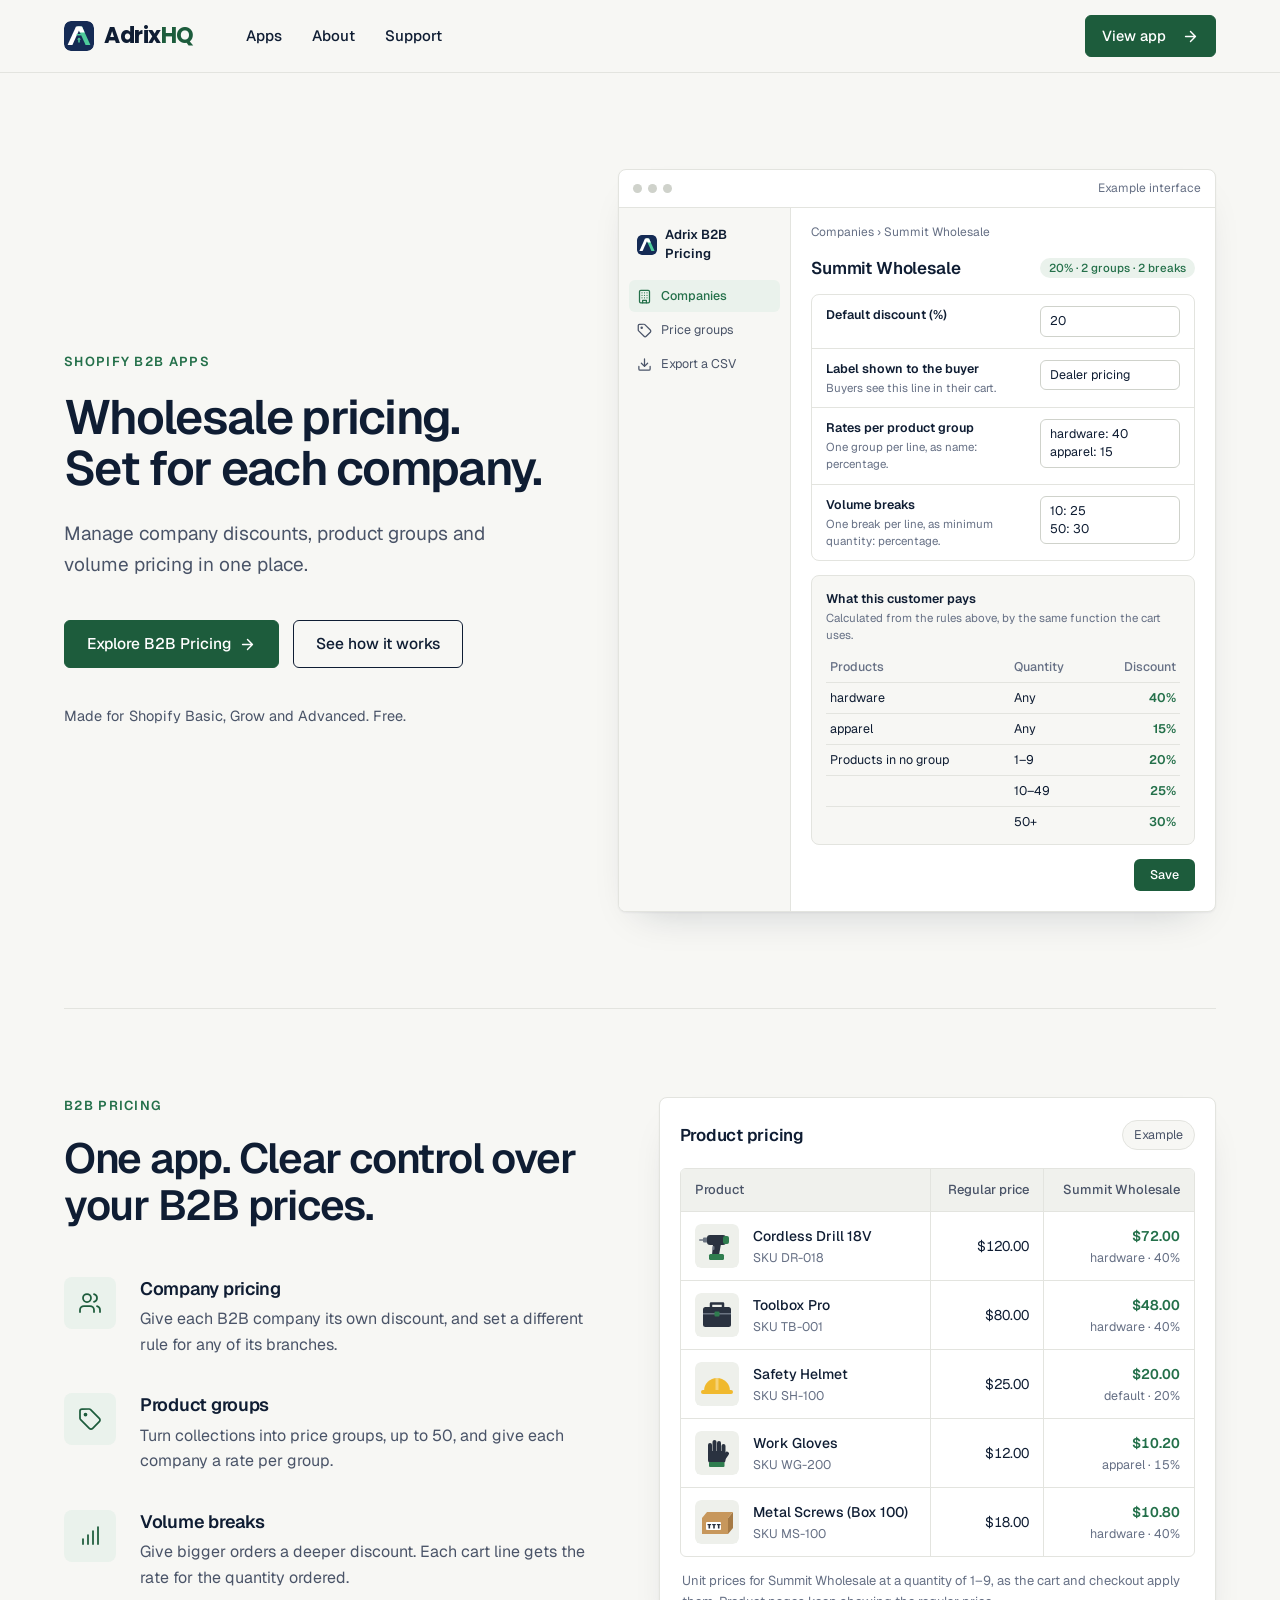
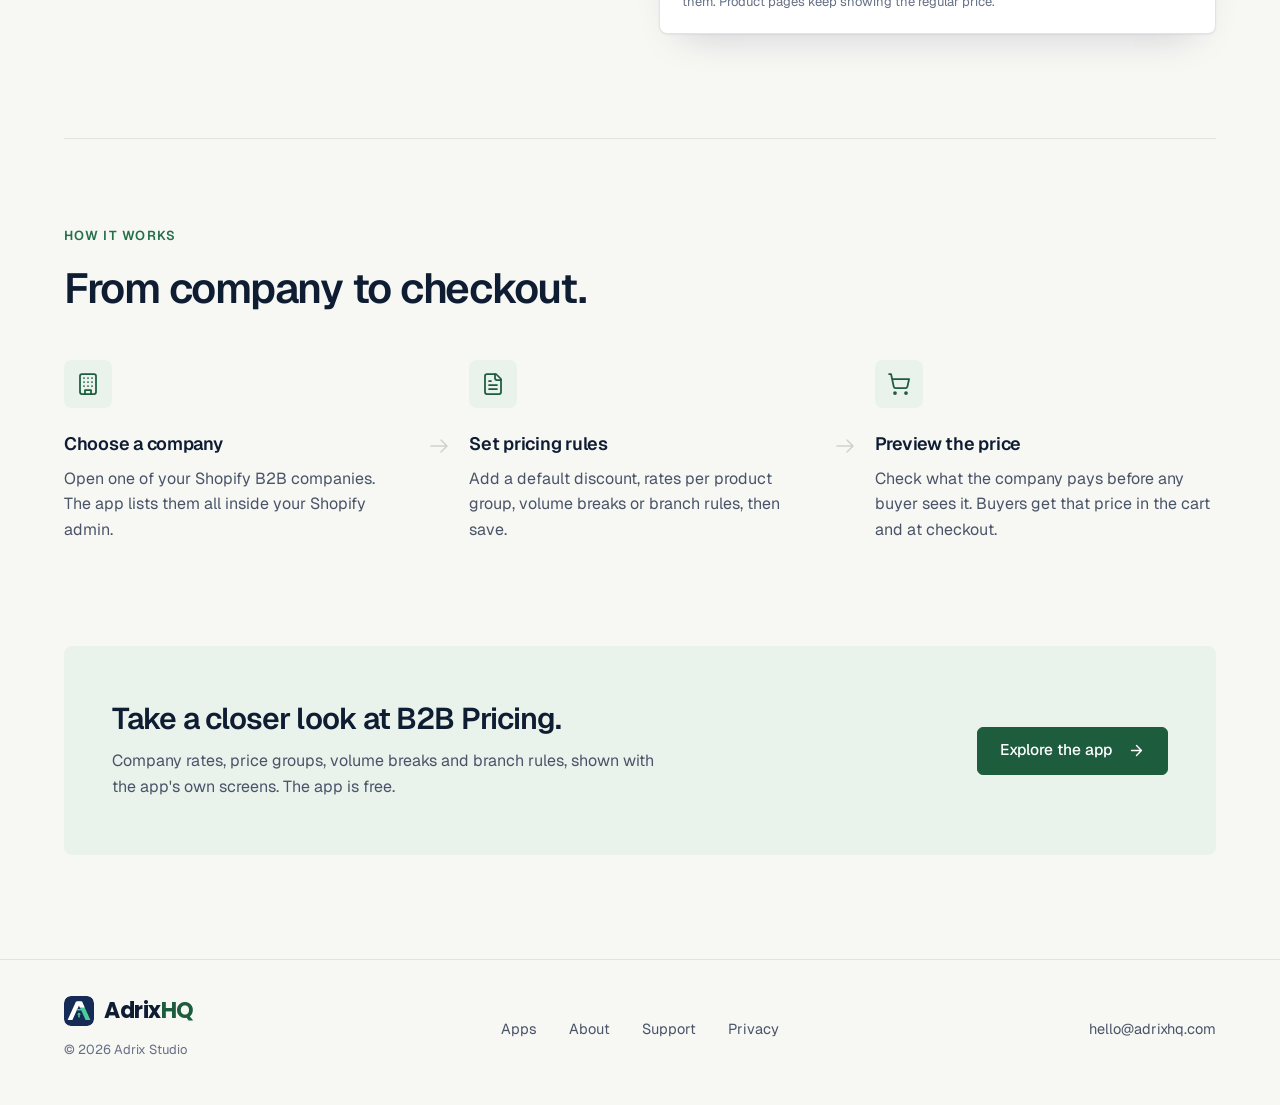
<file: index.html>
<!doctype html>
<html lang="en">
<head>
<meta charset="utf-8">
<meta name="viewport" content="width=device-width, initial-scale=1">
<title>Adrix — Shopify apps for B2B merchants</title>
<meta name="description" content="Adrix builds focused Shopify apps for merchants who sell wholesale.">
<meta name="theme-color" content="#f7f7f4">
<link rel="icon" href="/favicon.svg" type="image/svg+xml">
<link rel="canonical" href="https://adrixhq.com/">
<meta property="og:title" content="Adrix">
<meta property="og:description" content="Adrix builds focused Shopify apps for merchants who sell wholesale.">
<meta property="og:url" content="https://adrixhq.com/">
<link rel="preconnect" href="https://fonts.googleapis.com">
<link rel="preconnect" href="https://fonts.gstatic.com" crossorigin>
<link href="https://fonts.googleapis.com/css2?family=Geist:wght@400;500;600&family=Geist+Mono:wght@500&family=Poppins:wght@700&display=swap" rel="stylesheet">
<link rel="stylesheet" href="/style.css">
</head>
<body><a class="skip" href="#main">Skip to content</a>
<header class="site-header">
  <div class="wrap">
    <a class="logo" href="/"><svg viewBox="0 0 100 100" aria-hidden="true"><rect width="100" height="100" rx="22" fill="#152b55"/><path d="M44 18h16l28 62H72z" fill="#4ecb9b"/><path d="M40 18h16L28 80H12z" fill="#fff"/><path d="M44 18h16l9 20H53z" fill="#fff"/><path d="M42 43h16v3.5a2 2 0 0 1-4 0 2 2 0 0 1-4 0 2 2 0 0 1-4 0 2 2 0 0 1-4 0z" fill="#4ecb9b"/><path d="M50 55l7 7h-4.5v10h-5V62H43z" fill="#4ecb9b"/></svg><span>Adrix<b>HQ</b></span></a>
    <nav class="nav" aria-label="Main">
      <a href="/apps/">Apps</a>
      <a href="/about/">About</a>
      <a href="/support/">Support</a>
    </nav>
    <a class="btn btn-primary btn-sm header-cta" href="/b2b-pricing/">View app<span class="sr-only">: Adrix B2B Pricing</span> <svg viewBox="0 0 24 24" fill="none" stroke="currentColor" stroke-width="2" stroke-linecap="round" stroke-linejoin="round" aria-hidden="true"><path d="M5 12h14M12 5l7 7-7 7"/></svg></a>
  </div>
</header>
<main id="main">
<div class="home-hero">
  <div class="wrap">
    <div>
      <p class="label">Shopify B2B apps</p>
      <h1><span>Wholesale pricing.</span> <span>Set for each company.</span></h1>
      <p class="lede">Manage company discounts, product groups and volume pricing in one place.</p>
      <div class="actions">
        <a class="btn btn-primary" href="/b2b-pricing/">Explore B2B Pricing <svg viewBox="0 0 24 24" fill="none" stroke="currentColor" stroke-width="2" stroke-linecap="round" stroke-linejoin="round" aria-hidden="true"><path d="M5 12h14M12 5l7 7-7 7"/></svg></a>
        <a class="btn" href="#how">See how it works</a>
      </div>
      <p class="plans">Made for Shopify Basic, Grow and Advanced. Free.</p>
    </div>

    <div class="screen" role="img" aria-label="Example interface of Adrix B2B Pricing: Summit Wholesale gets a 20% default discount, 40% on hardware, 15% on apparel, and volume breaks of 25% from 10 units and 30% from 50.">
      <div class="screen-bar"><span class="dots"><i></i><i></i><i></i></span><span>Example interface</span></div>
      <div class="screen-body">
        <div class="screen-side">
          <div class="app-name"><svg viewBox="0 0 100 100" aria-hidden="true"><rect width="100" height="100" rx="22" fill="#152b55"/><path d="M44 18h16l28 62H72z" fill="#4ecb9b"/><path d="M40 18h16L28 80H12z" fill="#fff"/><path d="M44 18h16l9 20H53z" fill="#fff"/></svg>Adrix B2B Pricing</div>
          <ul class="screen-nav">
            <li class="on"><svg viewBox="0 0 24 24" fill="none" stroke="currentColor" stroke-width="2" stroke-linecap="round" stroke-linejoin="round"><rect x="4" y="2" width="16" height="20" rx="2"/><path d="M9 22v-4h6v4M8 6h.01M12 6h.01M16 6h.01M8 10h.01M12 10h.01M16 10h.01M8 14h.01M12 14h.01M16 14h.01"/></svg>Companies</li>
            <li><svg viewBox="0 0 24 24" fill="none" stroke="currentColor" stroke-width="2" stroke-linecap="round" stroke-linejoin="round"><path d="M12.6 2.6A2 2 0 0 0 11.2 2H4a2 2 0 0 0-2 2v7.2a2 2 0 0 0 .6 1.4l8.7 8.7a2.4 2.4 0 0 0 3.4 0l6.6-6.6a2.4 2.4 0 0 0 0-3.4z"/><circle cx="7.5" cy="7.5" r="1"/></svg>Price groups</li>
            <li><svg viewBox="0 0 24 24" fill="none" stroke="currentColor" stroke-width="2" stroke-linecap="round" stroke-linejoin="round"><path d="M21 15v4a2 2 0 0 1-2 2H5a2 2 0 0 1-2-2v-4M7 10l5 5 5-5M12 15V3"/></svg>Export a CSV</li>
          </ul>
        </div>
        <div class="screen-main">
          <div class="crumb">Companies › Summit Wholesale</div>
          <div class="screen-title"><b>Summit Wholesale</b><span class="badge">20% · 2 groups · 2 breaks</span></div>
          <div class="panel">
            <div class="frow"><div><b>Default discount (%)</b></div><div class="field">20</div></div>
            <div class="frow"><div><b>Label shown to the buyer</b><small>Buyers see this line in their cart.</small></div><div class="field">Dealer pricing</div></div>
            <div class="frow"><div><b>Rates per product group</b><small>One group per line, as name: percentage.</small></div><div class="field">hardware: 40
apparel: 15</div></div>
            <div class="frow"><div><b>Volume breaks</b><small>One break per line, as minimum quantity: percentage.</small></div><div class="field">10: 25
50: 30</div></div>
          </div>
          <div class="panel preview">
            <b>What this customer pays</b>
            <small>Calculated from the rules above, by the same function the cart uses.</small>
            <table>
              <tr><th>Products</th><th>Quantity</th><th>Discount</th></tr>
              <tr><td>hardware</td><td>Any</td><td>40%</td></tr>
              <tr><td>apparel</td><td>Any</td><td>15%</td></tr>
              <tr><td>Products in no group</td><td>1–9</td><td>20%</td></tr>
              <tr><td></td><td>10–49</td><td>25%</td></tr>
              <tr><td></td><td>50+</td><td>30%</td></tr>
            </table>
          </div>
          <div class="screen-actions"><span class="sbtn">Save</span></div>
        </div>
      </div>
    </div>
  </div>
</div>

<section id="features">
  <div class="wrap split-2">
    <div>
      <p class="label">B2B Pricing</p>
      <h2>One app. Clear control over your B2B prices.</h2>
      <ul class="feat-list">
        <li><span class="ico-tile"><svg viewBox="0 0 24 24" fill="none" stroke="currentColor" stroke-width="1.75" stroke-linecap="round" stroke-linejoin="round" aria-hidden="true"><path d="M16 21v-2a4 4 0 0 0-4-4H6a4 4 0 0 0-4 4v2"/><circle cx="9" cy="7" r="4"/><path d="M22 21v-2a4 4 0 0 0-3-3.87M16 3.13a4 4 0 0 1 0 7.75"/></svg></span><div><h3>Company pricing</h3><p>Give each B2B company its own discount, and set a different rule for any of its branches.</p></div></li>
        <li><span class="ico-tile"><svg viewBox="0 0 24 24" fill="none" stroke="currentColor" stroke-width="1.75" stroke-linecap="round" stroke-linejoin="round" aria-hidden="true"><path d="M12.6 2.6A2 2 0 0 0 11.2 2H4a2 2 0 0 0-2 2v7.2a2 2 0 0 0 .6 1.4l8.7 8.7a2.4 2.4 0 0 0 3.4 0l6.6-6.6a2.4 2.4 0 0 0 0-3.4z"/><circle cx="7.5" cy="7.5" r="1"/></svg></span><div><h3>Product groups</h3><p>Turn collections into price groups, up to 50, and give each company a rate per group.</p></div></li>
        <li><span class="ico-tile"><svg viewBox="0 0 24 24" fill="none" stroke="currentColor" stroke-width="1.75" stroke-linecap="round" stroke-linejoin="round" aria-hidden="true"><path d="M5 20v-5M10 20V11M15 20V7M20 20V3"/></svg></span><div><h3>Volume breaks</h3><p>Give bigger orders a deeper discount. Each cart line gets the rate for the quantity ordered.</p></div></li>
      </ul>
    </div>

    <div class="price-card">
      <div class="price-card-head"><h3 id="pricing-title">Product pricing</h3><span class="pill">Example</span></div>
      <div class="price-scroll">
        <table class="price-table" aria-labelledby="pricing-title">
          <thead><tr><th scope="col">Product</th><th scope="col">Regular price</th><th scope="col">Summit Wholesale</th></tr></thead>
          <tbody>
            <tr><td><div class="prod"><svg class="thumb" viewBox="0 0 44 44" aria-hidden="true"><rect class="bg" width="44" height="44" rx="6"/><rect class="md" x="4" y="15.2" width="5" height="1.6" rx=".8"/><rect class="md" x="8" y="13.5" width="5" height="5" rx="1"/><rect class="dk" x="12" y="11" width="19" height="10" rx="3"/><rect class="gr" x="28" y="12" width="6" height="8" rx="2"/><path class="dk" d="M18 20h8l-2 11h-7z"/><rect class="md" x="17.5" y="22" width="2" height="4" rx="1"/><rect class="gr" x="14" y="30" width="15" height="6" rx="1.5"/></svg><div><b>Cordless Drill 18V</b><small>SKU DR-018</small></div></div></td><td>$120.00</td><td class="net"><b>$72.00</b><small>hardware · 40%</small></td></tr>
            <tr><td><div class="prod"><svg class="thumb" viewBox="0 0 44 44" aria-hidden="true"><rect class="bg" width="44" height="44" rx="6"/><path class="ln" d="M16 14v-3.5h12V14"/><rect class="dk" x="8" y="14" width="28" height="20" rx="2.5"/><rect class="md" x="8" y="20" width="28" height="1.5"/><rect class="gr" x="19.5" y="18.5" width="5" height="5" rx="1"/></svg><div><b>Toolbox Pro</b><small>SKU TB-001</small></div></div></td><td>$80.00</td><td class="net"><b>$48.00</b><small>hardware · 40%</small></td></tr>
            <tr><td><div class="prod"><svg class="thumb" viewBox="0 0 44 44" aria-hidden="true"><rect class="bg" width="44" height="44" rx="6"/><path class="yl" d="M9 29a13 13 0 0 1 26 0z"/><rect class="hl" x="20.5" y="16" width="3" height="13"/><rect class="yl" x="6" y="28" width="32" height="4" rx="2"/></svg><div><b>Safety Helmet</b><small>SKU SH-100</small></div></div></td><td>$25.00</td><td class="net"><b>$20.00</b><small>default · 20%</small></td></tr>
            <tr><td><div class="prod"><svg class="thumb" viewBox="0 0 44 44" aria-hidden="true"><rect class="bg" width="44" height="44" rx="6"/><rect class="dk" x="13" y="12" width="4" height="14" rx="2"/><rect class="dk" x="17.5" y="9" width="4" height="17" rx="2"/><rect class="dk" x="22" y="10" width="4" height="16" rx="2"/><rect class="dk" x="26.5" y="13" width="4" height="13" rx="2"/><rect class="dk" x="28" y="20" width="4" height="11" rx="2" transform="rotate(35 30 25.5)"/><rect class="dk" x="13" y="20" width="17.5" height="12" rx="3"/><rect class="gr" x="14" y="31" width="15.5" height="5" rx="1"/></svg><div><b>Work Gloves</b><small>SKU WG-200</small></div></div></td><td>$12.00</td><td class="net"><b>$10.20</b><small>apparel · 15%</small></td></tr>
            <tr><td><div class="prod"><svg class="thumb" viewBox="0 0 44 44" aria-hidden="true"><rect class="bg" width="44" height="44" rx="6"/><path class="kd" d="M33 18l5-6v16l-5 6z"/><path class="kr" d="M7 18l5-6h26l-5 6z"/><rect class="kr" x="7" y="18" width="26" height="16"/><rect class="wh" x="11" y="22" width="15" height="8" rx="1"/><rect class="dk" x="13.5" y="24" width="1.6" height="4.5"/><rect class="dk" x="12.5" y="24" width="3.6" height="1.2"/><rect class="dk" x="18.2" y="24" width="1.6" height="4.5"/><rect class="dk" x="17.2" y="24" width="3.6" height="1.2"/><rect class="dk" x="22.9" y="24" width="1.6" height="4.5"/><rect class="dk" x="21.9" y="24" width="3.6" height="1.2"/></svg><div><b>Metal Screws (Box 100)</b><small>SKU MS-100</small></div></div></td><td>$18.00</td><td class="net"><b>$10.80</b><small>hardware · 40%</small></td></tr>
          </tbody>
        </table>
      </div>
      <p class="table-note">Unit prices for Summit Wholesale at a quantity of 1–9, as the cart and checkout apply them. Product pages keep showing the regular price.</p>
    </div>
  </div>
</section>

<section id="how">
  <div class="wrap">
    <p class="label">How it works</p>
    <h2>From company to checkout.</h2>
    <ol class="flow">
      <li><span class="ico-tile"><svg viewBox="0 0 24 24" fill="none" stroke="currentColor" stroke-width="1.75" stroke-linecap="round" stroke-linejoin="round" aria-hidden="true"><rect x="4" y="2" width="16" height="20" rx="2"/><path d="M9 22v-4h6v4M8 6h.01M12 6h.01M16 6h.01M8 10h.01M12 10h.01M16 10h.01M8 14h.01M12 14h.01M16 14h.01"/></svg></span><h3>Choose a company</h3><p>Open one of your Shopify B2B companies. The app lists them all inside your Shopify admin.</p><svg class="flow-arrow" viewBox="0 0 24 24" fill="none" stroke="currentColor" stroke-width="1.5" stroke-linecap="round" stroke-linejoin="round" aria-hidden="true"><path d="M4 12h16M14 6l6 6-6 6"/></svg></li>
      <li><span class="ico-tile"><svg viewBox="0 0 24 24" fill="none" stroke="currentColor" stroke-width="1.75" stroke-linecap="round" stroke-linejoin="round" aria-hidden="true"><path d="M15 2H6a2 2 0 0 0-2 2v16a2 2 0 0 0 2 2h12a2 2 0 0 0 2-2V7z"/><path d="M14 2v4a2 2 0 0 0 2 2h4M16 13H8M16 17H8M10 9H8"/></svg></span><h3>Set pricing rules</h3><p>Add a default discount, rates per product group, volume breaks or branch rules, then save.</p><svg class="flow-arrow" viewBox="0 0 24 24" fill="none" stroke="currentColor" stroke-width="1.5" stroke-linecap="round" stroke-linejoin="round" aria-hidden="true"><path d="M4 12h16M14 6l6 6-6 6"/></svg></li>
      <li><span class="ico-tile"><svg viewBox="0 0 24 24" fill="none" stroke="currentColor" stroke-width="1.75" stroke-linecap="round" stroke-linejoin="round" aria-hidden="true"><circle cx="8" cy="21" r="1"/><circle cx="19" cy="21" r="1"/><path d="M2.05 2.05h2l2.66 12.42a2 2 0 0 0 2 1.58h9.78a2 2 0 0 0 1.95-1.57l1.65-7.43H5.12"/></svg></span><h3>Preview the price</h3><p>Check what the company pays before any buyer sees it. Buyers get that price in the cart and at checkout.</p></li>
    </ol>
  </div>
</section>

<section class="plain">
  <div class="wrap">
    <div class="cta">
      <div>
        <h2>Take a closer look at B2B Pricing.</h2>
        <p>Company rates, price groups, volume breaks and branch rules, shown with the app's own screens. The app is free.</p>
      </div>
      <a class="btn btn-primary" href="/b2b-pricing/">Explore the app<span class="sr-only">: Adrix B2B Pricing</span> <svg viewBox="0 0 24 24" fill="none" stroke="currentColor" stroke-width="2" stroke-linecap="round" stroke-linejoin="round" aria-hidden="true"><path d="M5 12h14M12 5l7 7-7 7"/></svg></a>
    </div>
  </div>
</section>
</main>
<footer class="site-footer">
  <div class="wrap">
    <div>
      <a class="logo" href="/"><svg viewBox="0 0 100 100" aria-hidden="true"><rect width="100" height="100" rx="22" fill="#152b55"/><path d="M44 18h16l28 62H72z" fill="#4ecb9b"/><path d="M40 18h16L28 80H12z" fill="#fff"/><path d="M44 18h16l9 20H53z" fill="#fff"/><path d="M42 43h16v3.5a2 2 0 0 1-4 0 2 2 0 0 1-4 0 2 2 0 0 1-4 0 2 2 0 0 1-4 0z" fill="#4ecb9b"/><path d="M50 55l7 7h-4.5v10h-5V62H43z" fill="#4ecb9b"/></svg><span>Adrix<b>HQ</b></span></a>
      <span class="copy">© 2026 Adrix Studio</span>
    </div>
    <nav aria-label="Footer">
      <a href="/apps/">Apps</a>
      <a href="/about/">About</a>
      <a href="/support/">Support</a>
      <a href="https://b2b.adrixhq.com/privacy">Privacy</a>
    </nav>
    <a class="mail" href="mailto:hello@adrixhq.com">hello@adrixhq.com</a>
  </div>
</footer>
</body>
</html>
</file>
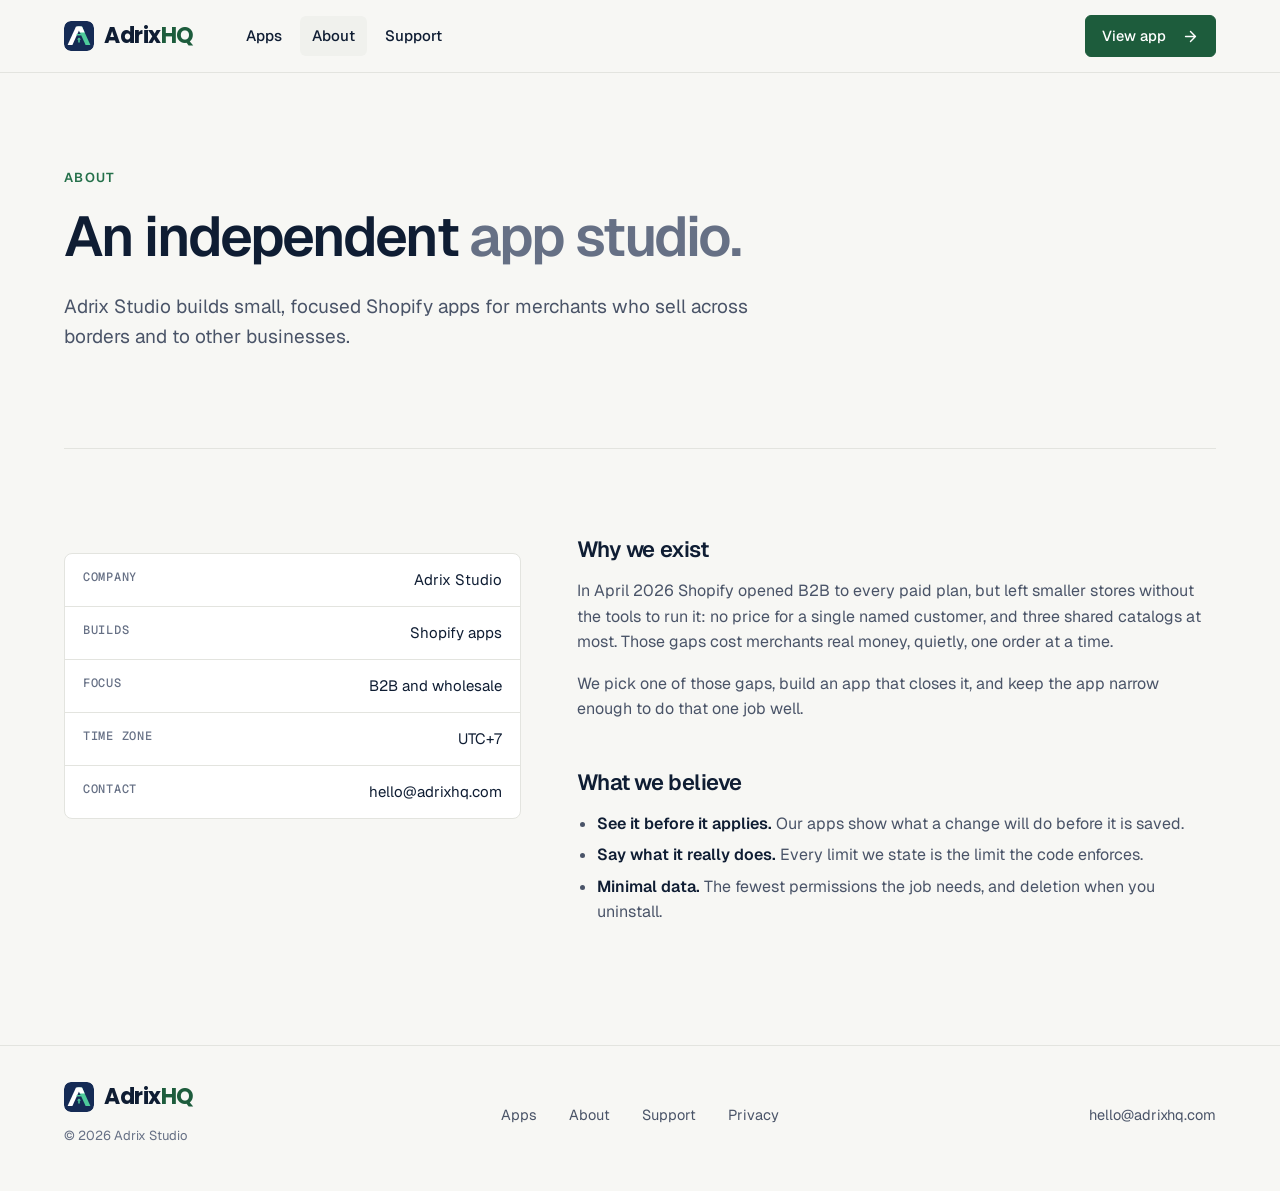
<file: about/index.html>
<!doctype html>
<html lang="en">
<head>
<meta charset="utf-8">
<meta name="viewport" content="width=device-width, initial-scale=1">
<title>About — Adrix</title>
<meta name="description" content="Adrix Studio is an independent studio building focused Shopify apps for cross-border and B2B merchants.">
<meta name="theme-color" content="#f7f7f4">
<link rel="icon" href="/favicon.svg" type="image/svg+xml">
<link rel="canonical" href="https://adrixhq.com/about/">
<meta property="og:title" content="About Adrix">
<meta property="og:description" content="Adrix Studio is an independent studio building focused Shopify apps for cross-border and B2B merchants.">
<meta property="og:url" content="https://adrixhq.com/about/">
<link rel="preconnect" href="https://fonts.googleapis.com">
<link rel="preconnect" href="https://fonts.gstatic.com" crossorigin>
<link href="https://fonts.googleapis.com/css2?family=Geist:wght@400;500;600&family=Geist+Mono:wght@500&family=Poppins:wght@700&display=swap" rel="stylesheet">
<link rel="stylesheet" href="/style.css">
</head>
<body><a class="skip" href="#main">Skip to content</a>
<header class="site-header">
  <div class="wrap">
    <a class="logo" href="/"><svg viewBox="0 0 100 100" aria-hidden="true"><rect width="100" height="100" rx="22" fill="#152b55"/><path d="M44 18h16l28 62H72z" fill="#4ecb9b"/><path d="M40 18h16L28 80H12z" fill="#fff"/><path d="M44 18h16l9 20H53z" fill="#fff"/><path d="M42 43h16v3.5a2 2 0 0 1-4 0 2 2 0 0 1-4 0 2 2 0 0 1-4 0 2 2 0 0 1-4 0z" fill="#4ecb9b"/><path d="M50 55l7 7h-4.5v10h-5V62H43z" fill="#4ecb9b"/></svg><span>Adrix<b>HQ</b></span></a>
    <nav class="nav" aria-label="Main">
      <a href="/apps/">Apps</a>
      <a href="/about/" aria-current="page">About</a>
      <a href="/support/">Support</a>
    </nav>
    <a class="btn btn-primary btn-sm header-cta" href="/b2b-pricing/">View app<span class="sr-only">: Adrix B2B Pricing</span> <svg viewBox="0 0 24 24" fill="none" stroke="currentColor" stroke-width="2" stroke-linecap="round" stroke-linejoin="round" aria-hidden="true"><path d="M5 12h14M12 5l7 7-7 7"/></svg></a>
  </div>
</header>
<main id="main">
<div class="hero">
  <div class="wrap">
    <span class="eyebrow">About</span>
    <h1>An independent <span class="dim">app studio.</span></h1>
    <p class="lede">Adrix Studio builds small, focused Shopify apps for merchants who sell across borders and to other businesses.</p>
  </div>
</div>
<section>
  <div class="wrap about-grid">
    <dl class="facts">
      <div><dt>Company</dt><dd>Adrix Studio</dd></div>
      <div><dt>Builds</dt><dd>Shopify apps</dd></div>
      <div><dt>Focus</dt><dd>B2B and wholesale</dd></div>
      <div><dt>Time zone</dt><dd>UTC+7</dd></div>
      <div><dt>Contact</dt><dd><a href="mailto:hello@adrixhq.com">hello@adrixhq.com</a></dd></div>
    </dl>
    <div class="prose">
      <h2 style="margin-top:0">Why we exist</h2>
      <p>In April 2026 Shopify opened B2B to every paid plan, but left smaller stores without the tools to run it: no price for a single named customer, and three shared catalogs at most. Those gaps cost merchants real money, quietly, one order at a time.</p>
      <p>We pick one of those gaps, build an app that closes it, and keep the app narrow enough to do that one job well.</p>
      <h2>What we believe</h2>
      <ul>
        <li><strong>See it before it applies.</strong> Our apps show what a change will do before it is saved.</li>
        <li><strong>Say what it really does.</strong> Every limit we state is the limit the code enforces.</li>
        <li><strong>Minimal data.</strong> The fewest permissions the job needs, and deletion when you uninstall.</li>
      </ul>
    </div>
  </div>
</section>
</main>
<footer class="site-footer">
  <div class="wrap">
    <div>
      <a class="logo" href="/"><svg viewBox="0 0 100 100" aria-hidden="true"><rect width="100" height="100" rx="22" fill="#152b55"/><path d="M44 18h16l28 62H72z" fill="#4ecb9b"/><path d="M40 18h16L28 80H12z" fill="#fff"/><path d="M44 18h16l9 20H53z" fill="#fff"/><path d="M42 43h16v3.5a2 2 0 0 1-4 0 2 2 0 0 1-4 0 2 2 0 0 1-4 0 2 2 0 0 1-4 0z" fill="#4ecb9b"/><path d="M50 55l7 7h-4.5v10h-5V62H43z" fill="#4ecb9b"/></svg><span>Adrix<b>HQ</b></span></a>
      <span class="copy">© 2026 Adrix Studio</span>
    </div>
    <nav aria-label="Footer">
      <a href="/apps/">Apps</a>
      <a href="/about/">About</a>
      <a href="/support/">Support</a>
      <a href="https://b2b.adrixhq.com/privacy">Privacy</a>
    </nav>
    <a class="mail" href="mailto:hello@adrixhq.com">hello@adrixhq.com</a>
  </div>
</footer>
</body>
</html>
</file>
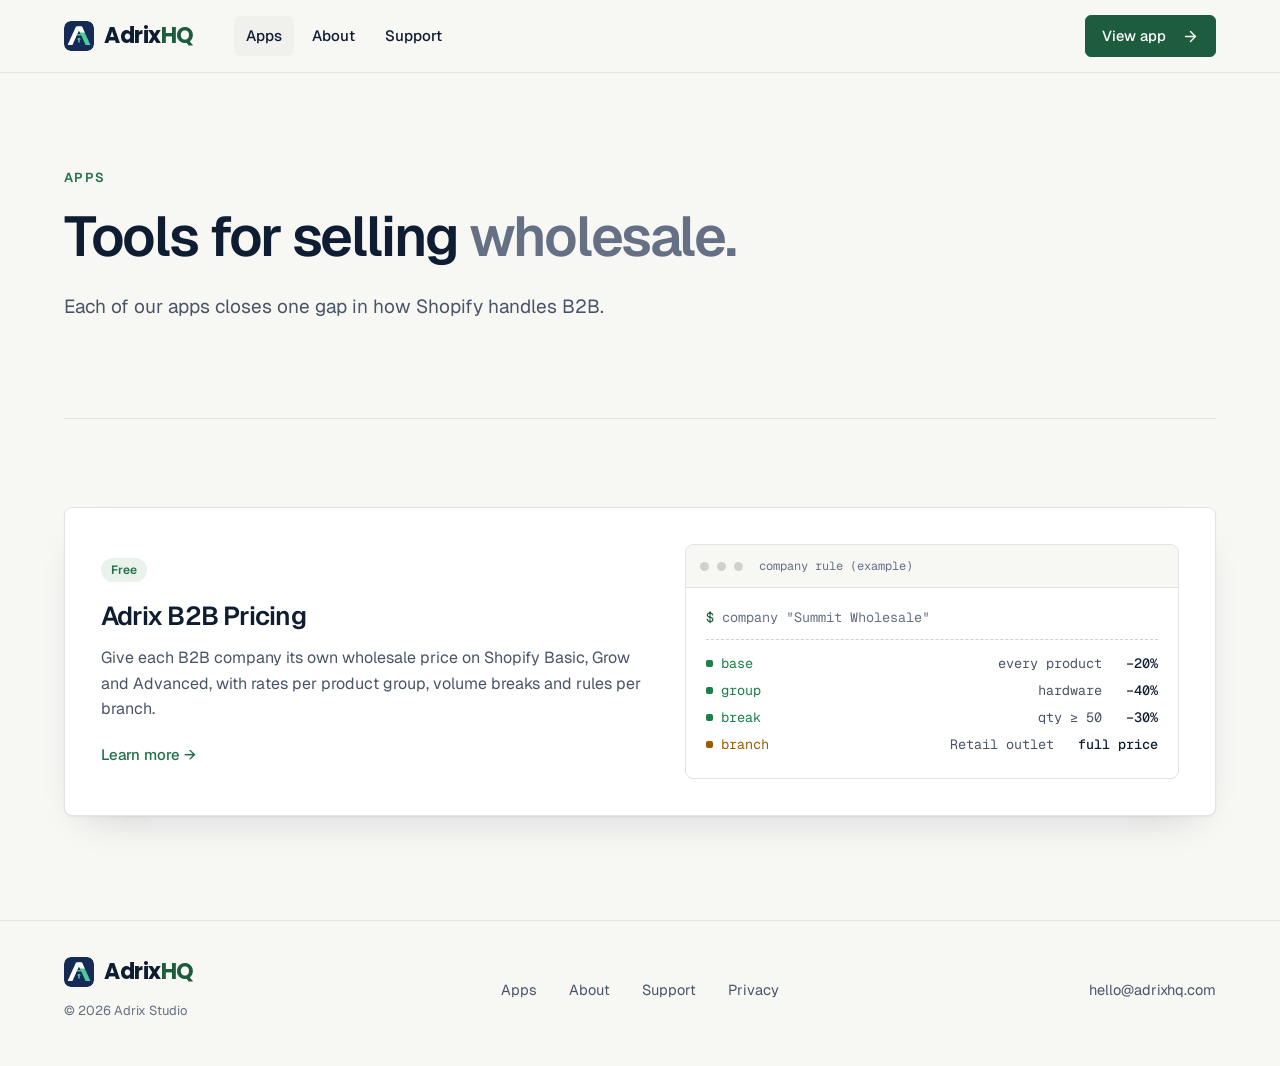
<file: apps/index.html>
<!doctype html>
<html lang="en">
<head>
<meta charset="utf-8">
<meta name="viewport" content="width=device-width, initial-scale=1">
<title>Apps — Adrix</title>
<meta name="description" content="Shopify apps by Adrix: Adrix B2B Pricing.">
<meta name="theme-color" content="#f7f7f4">
<link rel="icon" href="/favicon.svg" type="image/svg+xml">
<link rel="canonical" href="https://adrixhq.com/apps/">
<meta property="og:title" content="Adrix apps">
<meta property="og:description" content="Shopify apps by Adrix: Adrix B2B Pricing.">
<meta property="og:url" content="https://adrixhq.com/apps/">
<link rel="preconnect" href="https://fonts.googleapis.com">
<link rel="preconnect" href="https://fonts.gstatic.com" crossorigin>
<link href="https://fonts.googleapis.com/css2?family=Geist:wght@400;500;600&family=Geist+Mono:wght@500&family=Poppins:wght@700&display=swap" rel="stylesheet">
<link rel="stylesheet" href="/style.css">
</head>
<body><a class="skip" href="#main">Skip to content</a>
<header class="site-header">
  <div class="wrap">
    <a class="logo" href="/"><svg viewBox="0 0 100 100" aria-hidden="true"><rect width="100" height="100" rx="22" fill="#152b55"/><path d="M44 18h16l28 62H72z" fill="#4ecb9b"/><path d="M40 18h16L28 80H12z" fill="#fff"/><path d="M44 18h16l9 20H53z" fill="#fff"/><path d="M42 43h16v3.5a2 2 0 0 1-4 0 2 2 0 0 1-4 0 2 2 0 0 1-4 0 2 2 0 0 1-4 0z" fill="#4ecb9b"/><path d="M50 55l7 7h-4.5v10h-5V62H43z" fill="#4ecb9b"/></svg><span>Adrix<b>HQ</b></span></a>
    <nav class="nav" aria-label="Main">
      <a href="/apps/" aria-current="page">Apps</a>
      <a href="/about/">About</a>
      <a href="/support/">Support</a>
    </nav>
    <a class="btn btn-primary btn-sm header-cta" href="/b2b-pricing/">View app<span class="sr-only">: Adrix B2B Pricing</span> <svg viewBox="0 0 24 24" fill="none" stroke="currentColor" stroke-width="2" stroke-linecap="round" stroke-linejoin="round" aria-hidden="true"><path d="M5 12h14M12 5l7 7-7 7"/></svg></a>
  </div>
</header>
<main id="main">
<div class="hero">
  <div class="wrap">
    <span class="eyebrow">Apps</span>
    <h1>Tools for selling <span class="dim">wholesale.</span></h1>
    <p class="lede">Each of our apps closes one gap in how Shopify handles B2B.</p>
  </div>
</div>
<section>
  <div class="wrap">
    <a class="app-card" href="/b2b-pricing/">
      <div>
        <span class="tag">Free</span>
        <h3>Adrix B2B Pricing</h3>
        <p>Give each B2B company its own wholesale price on Shopify Basic, Grow and Advanced, with rates per product group, volume breaks and rules per branch.</p>
        <span class="more">Learn more →</span>
      </div>
      <div class="term" role="img" aria-label="Example pricing rule for one company">
  <div class="term-bar"><i></i><i></i><i></i><span>company rule (example)</span></div>
  <div class="term-body"><div class="prompt">company "Summit Wholesale"</div><hr><div class="term-row"><span class="st ok">base</span><span class="code">every product</span><b>−20%</b></div><div class="term-row"><span class="st ok">group</span><span class="code">hardware</span><b>−40%</b></div><div class="term-row"><span class="st ok">break</span><span class="code">qty ≥ 50</span><b>−30%</b></div><div class="term-row"><span class="st warn">branch</span><span class="code">Retail outlet</span><b>full price</b></div></div>
</div>
    </a>
  </div>
</section>
</main>
<footer class="site-footer">
  <div class="wrap">
    <div>
      <a class="logo" href="/"><svg viewBox="0 0 100 100" aria-hidden="true"><rect width="100" height="100" rx="22" fill="#152b55"/><path d="M44 18h16l28 62H72z" fill="#4ecb9b"/><path d="M40 18h16L28 80H12z" fill="#fff"/><path d="M44 18h16l9 20H53z" fill="#fff"/><path d="M42 43h16v3.5a2 2 0 0 1-4 0 2 2 0 0 1-4 0 2 2 0 0 1-4 0 2 2 0 0 1-4 0z" fill="#4ecb9b"/><path d="M50 55l7 7h-4.5v10h-5V62H43z" fill="#4ecb9b"/></svg><span>Adrix<b>HQ</b></span></a>
      <span class="copy">© 2026 Adrix Studio</span>
    </div>
    <nav aria-label="Footer">
      <a href="/apps/">Apps</a>
      <a href="/about/">About</a>
      <a href="/support/">Support</a>
      <a href="https://b2b.adrixhq.com/privacy">Privacy</a>
    </nav>
    <a class="mail" href="mailto:hello@adrixhq.com">hello@adrixhq.com</a>
  </div>
</footer>
</body>
</html>
</file>
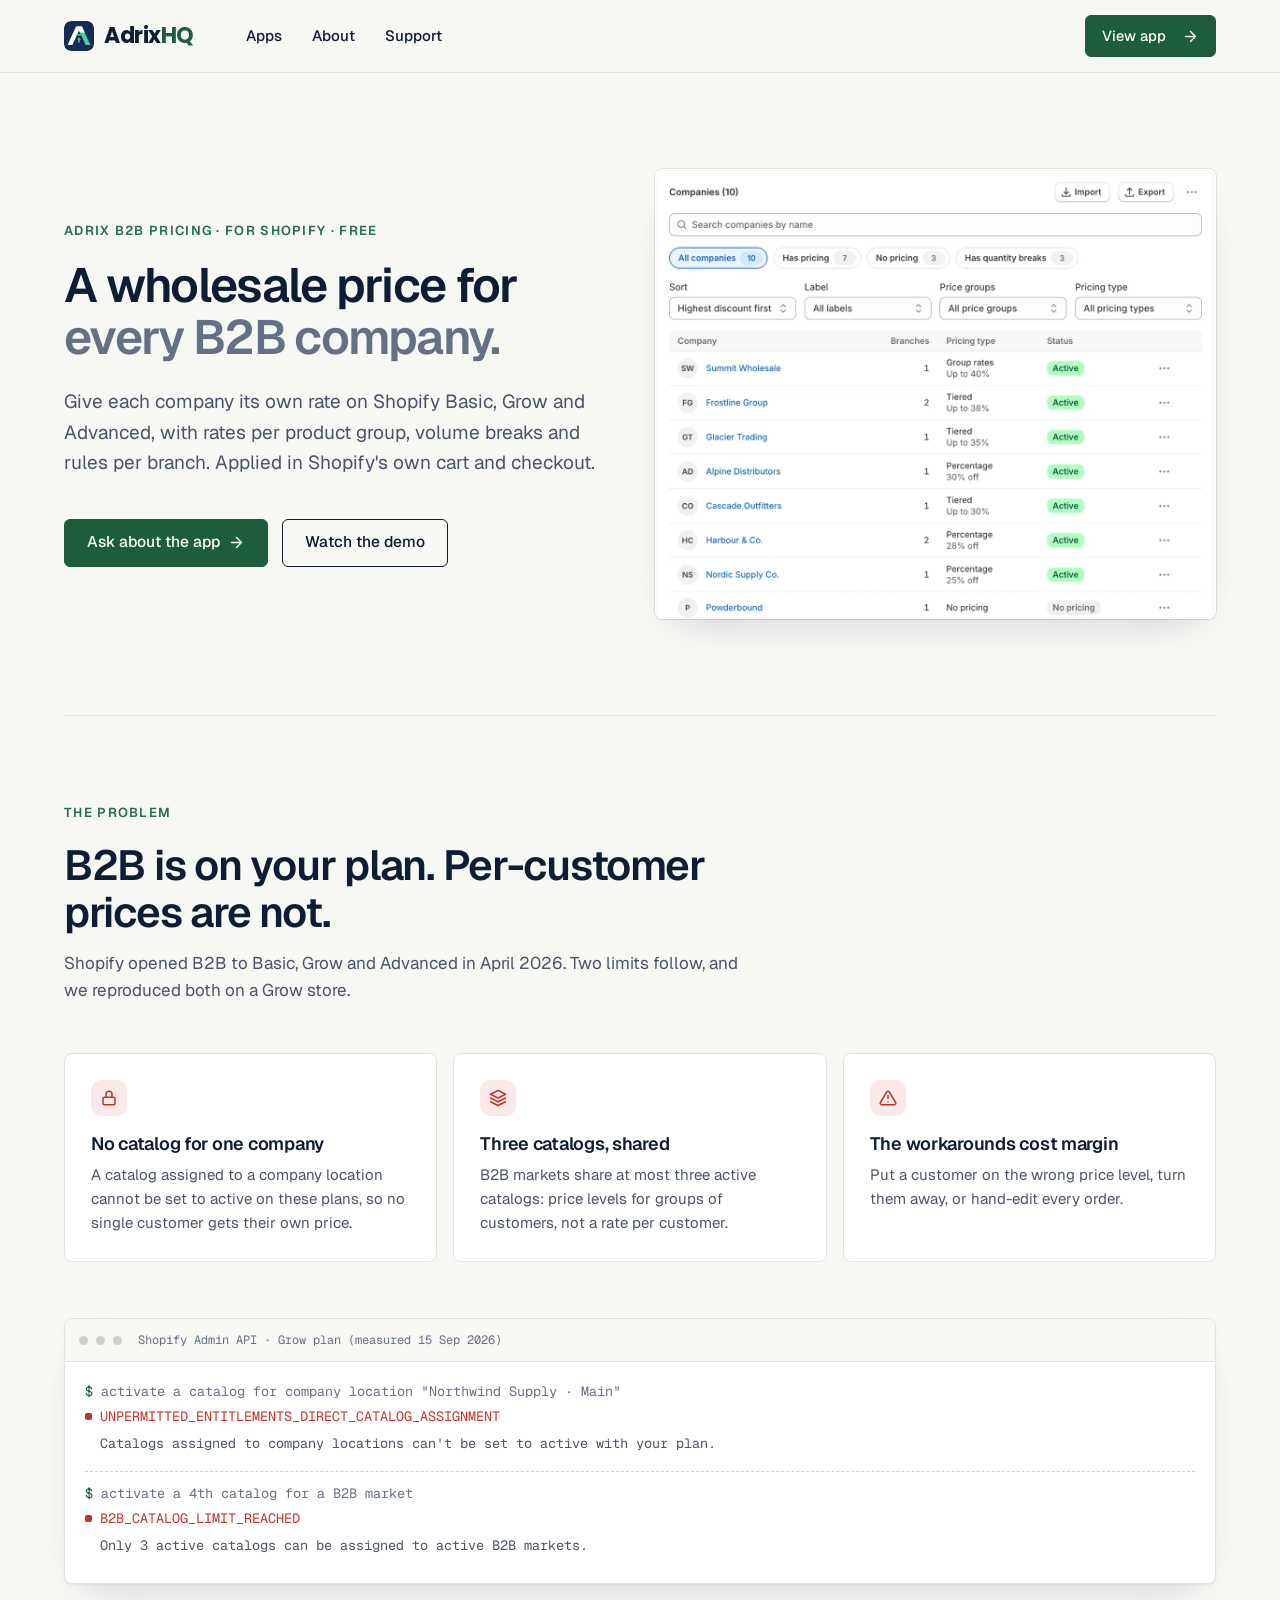
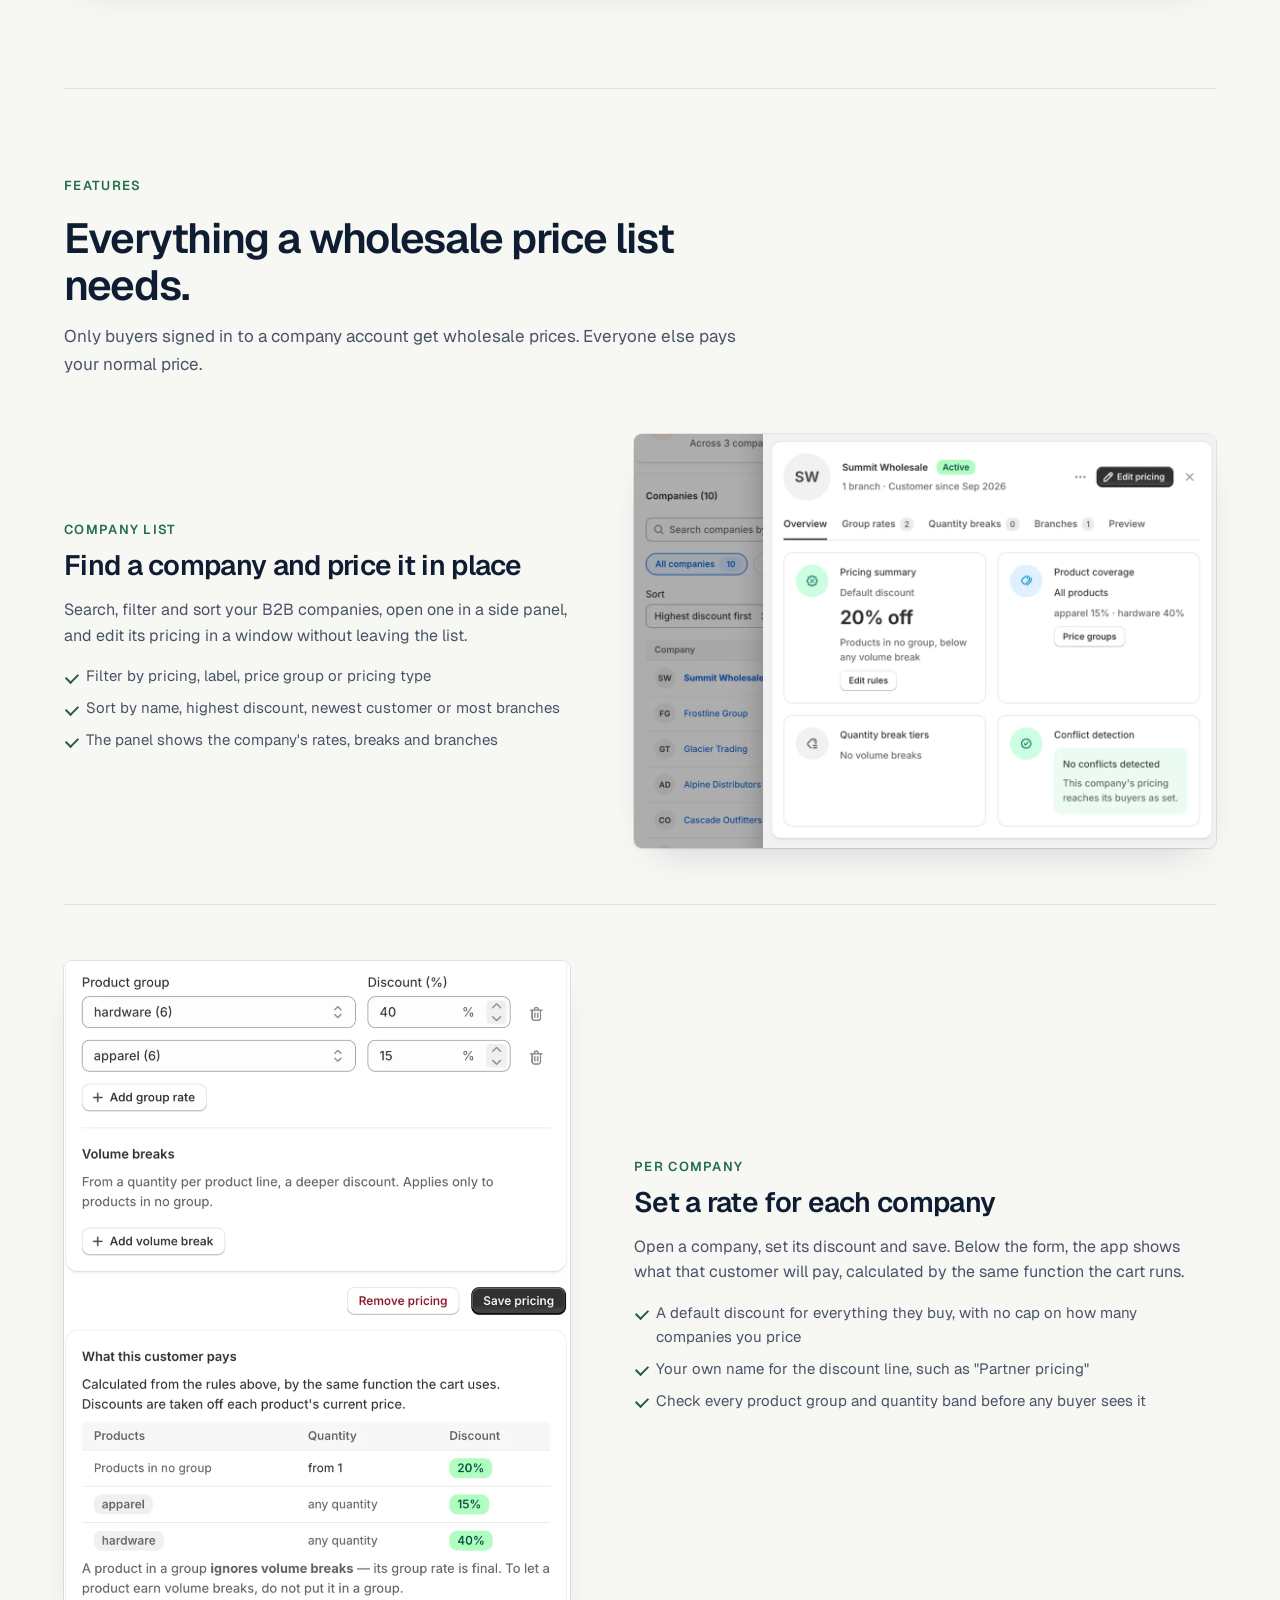
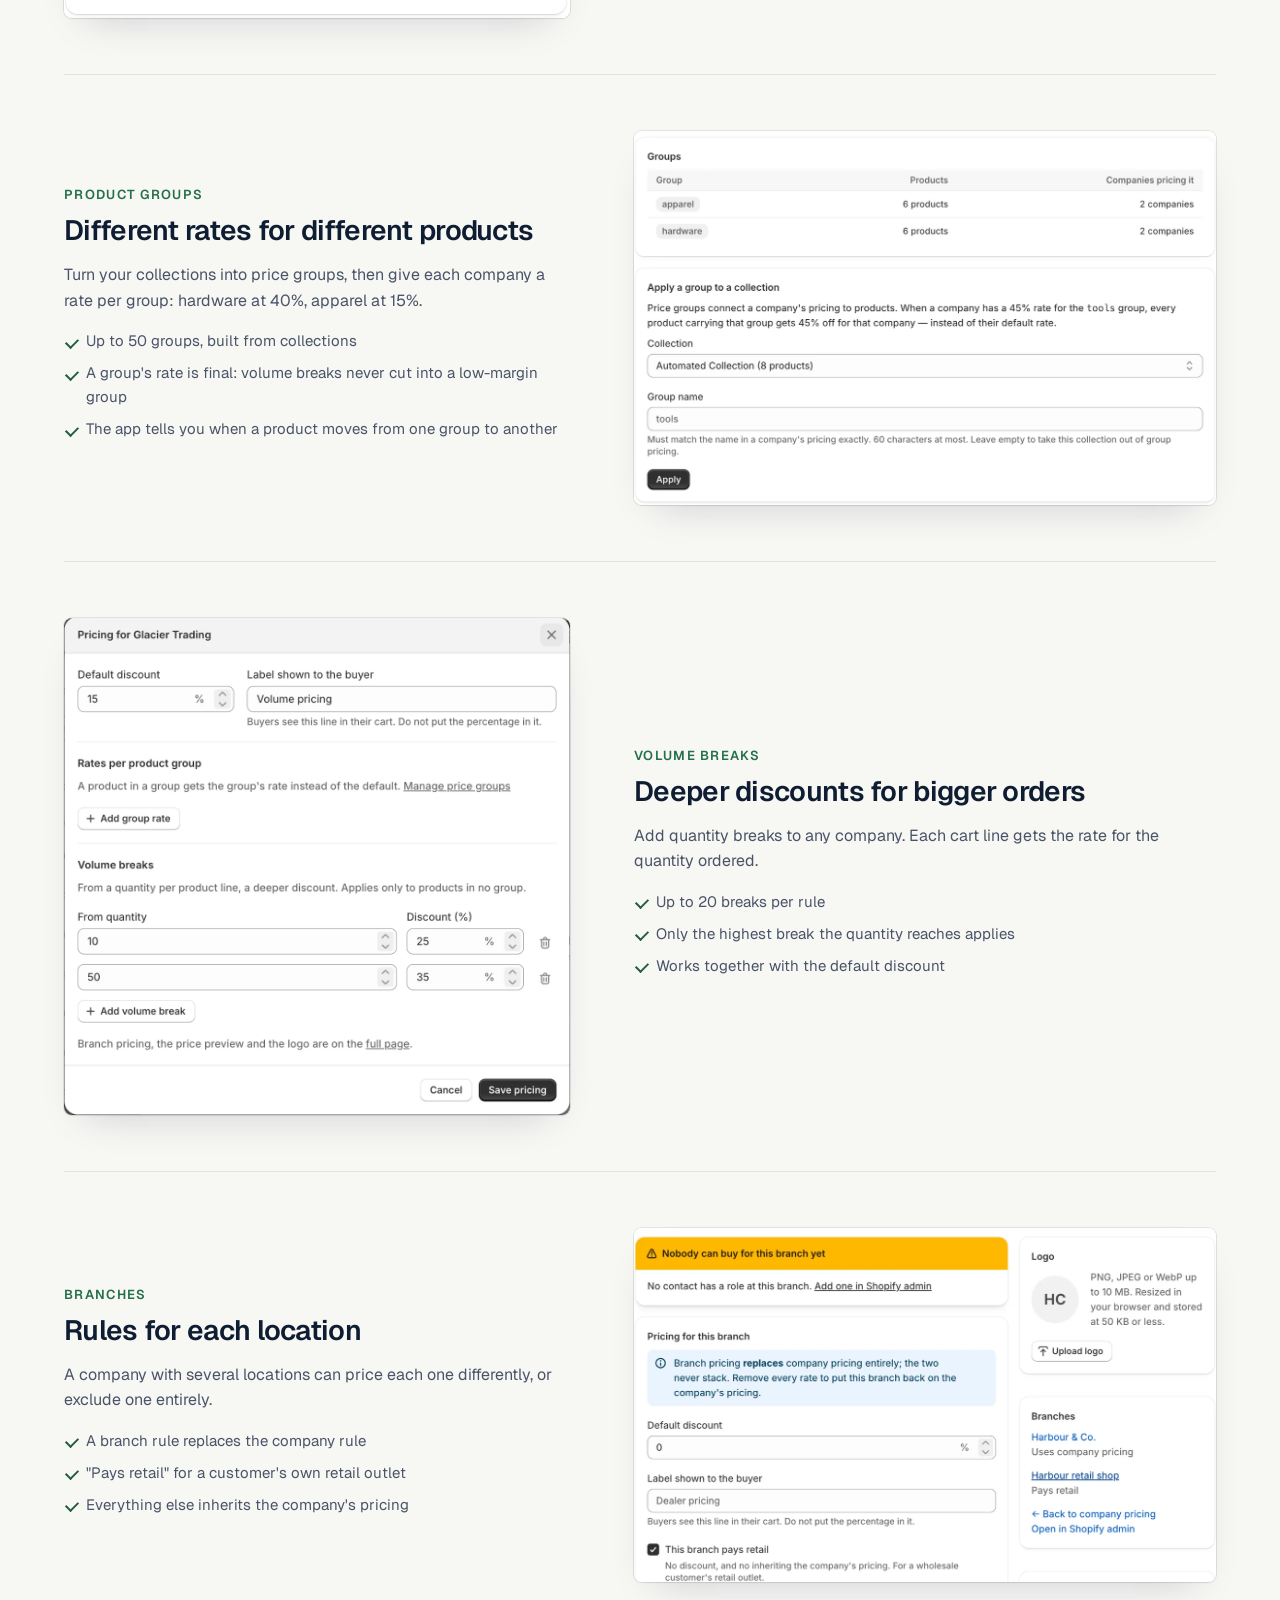
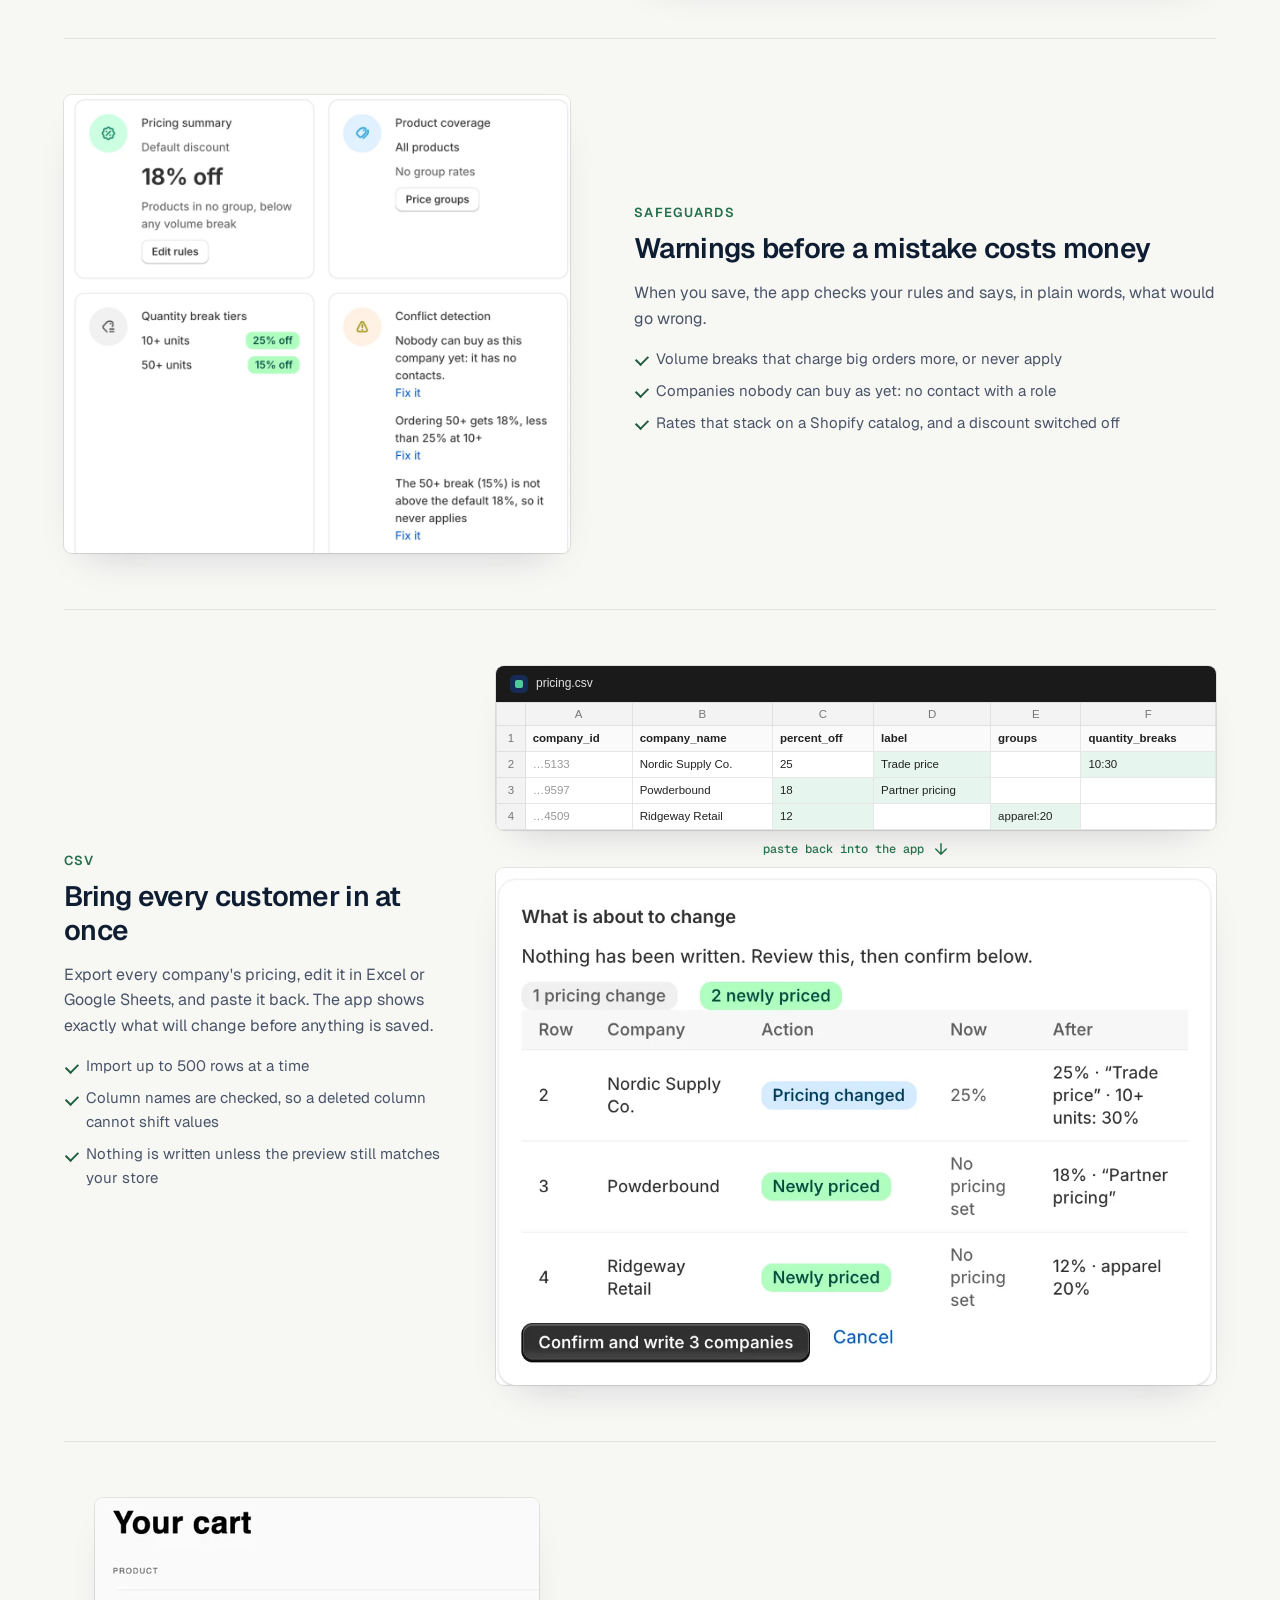
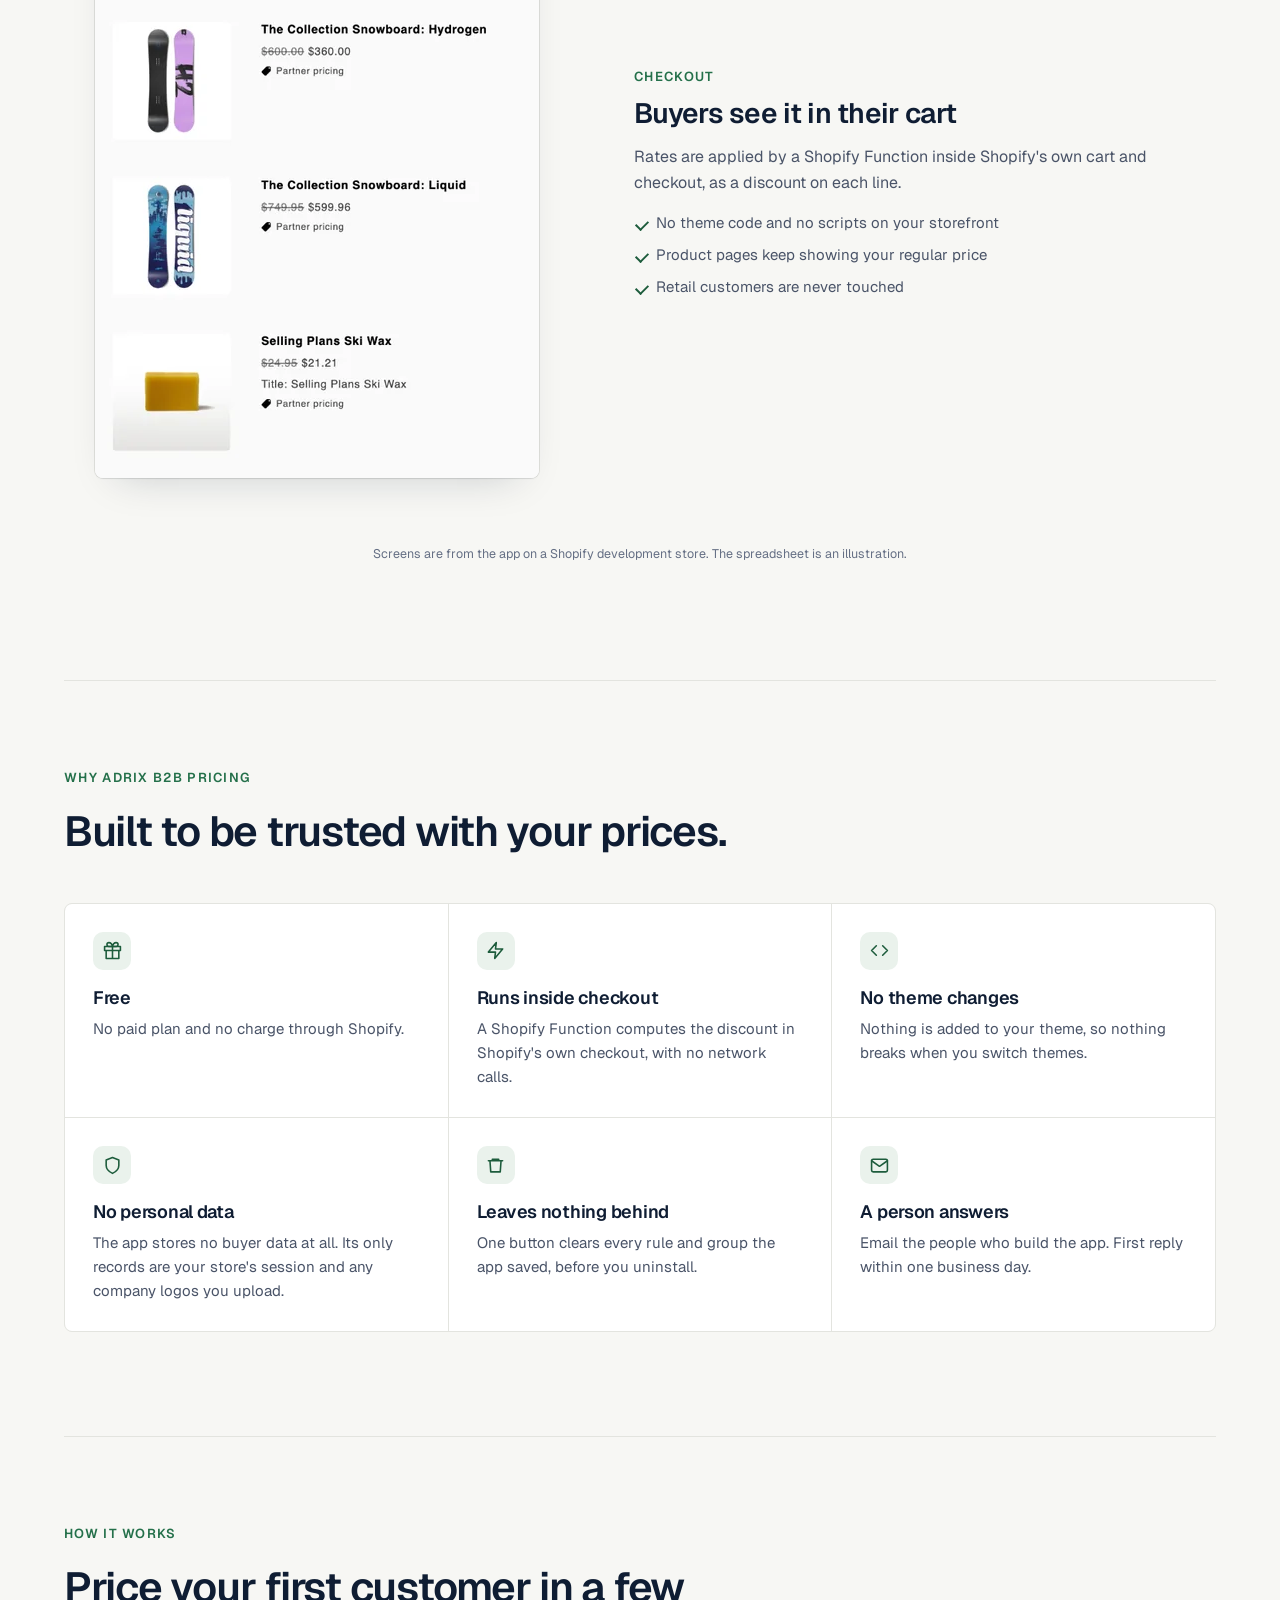
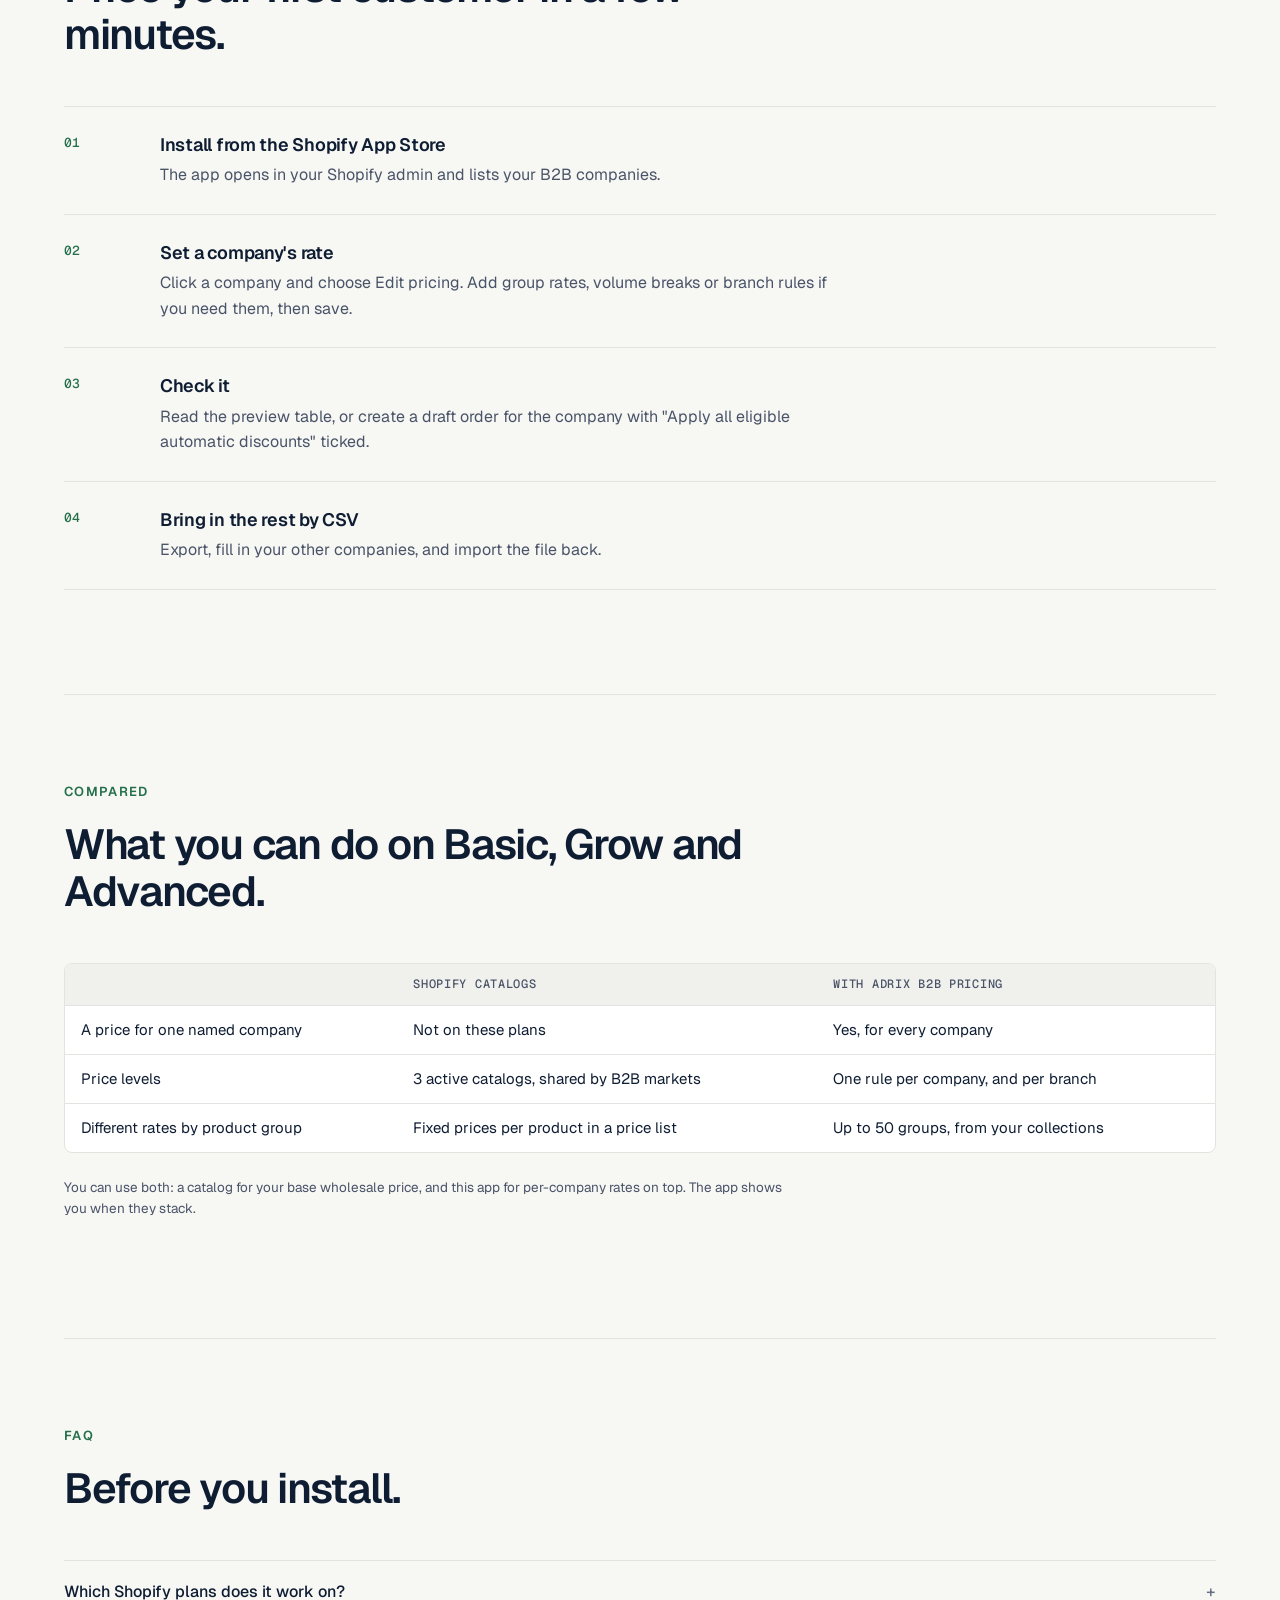
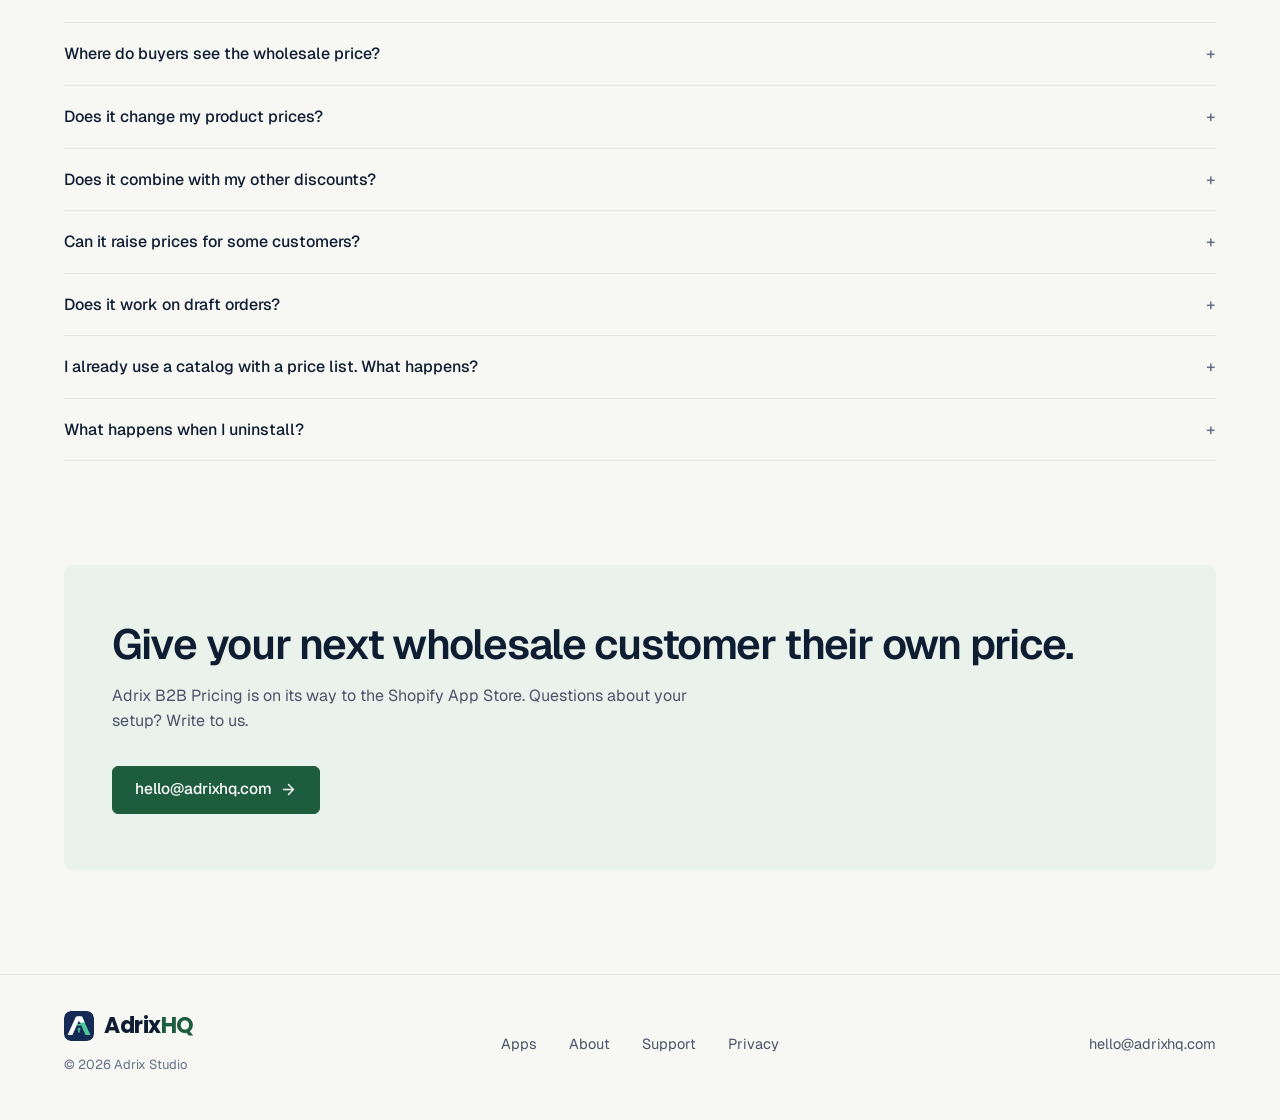
<file: b2b-pricing/index.html>
<!doctype html>
<html lang="en">
<head>
<meta charset="utf-8">
<meta name="viewport" content="width=device-width, initial-scale=1">
<title>Adrix B2B Pricing — wholesale price per company for Shopify</title>
<meta name="description" content="Give each B2B company its own wholesale price on Shopify Basic, Grow and Advanced, with price groups, volume breaks and branch rules. Free.">
<meta name="theme-color" content="#f7f7f4">
<link rel="icon" href="/favicon.svg" type="image/svg+xml">
<link rel="canonical" href="https://adrixhq.com/b2b-pricing/">
<meta property="og:title" content="Adrix B2B Pricing">
<meta property="og:description" content="Give each B2B company its own wholesale price on Shopify Basic, Grow and Advanced, with price groups, volume breaks and branch rules. Free.">
<meta property="og:url" content="https://adrixhq.com/b2b-pricing/">
<link rel="preconnect" href="https://fonts.googleapis.com">
<link rel="preconnect" href="https://fonts.gstatic.com" crossorigin>
<link href="https://fonts.googleapis.com/css2?family=Geist:wght@400;500;600&family=Geist+Mono:wght@500&family=Poppins:wght@700&display=swap" rel="stylesheet">
<link rel="stylesheet" href="/style.css">
</head>
<body><a class="skip" href="#main">Skip to content</a>
<header class="site-header">
  <div class="wrap">
    <a class="logo" href="/"><svg viewBox="0 0 100 100" aria-hidden="true"><rect width="100" height="100" rx="22" fill="#152b55"/><path d="M44 18h16l28 62H72z" fill="#4ecb9b"/><path d="M40 18h16L28 80H12z" fill="#fff"/><path d="M44 18h16l9 20H53z" fill="#fff"/><path d="M42 43h16v3.5a2 2 0 0 1-4 0 2 2 0 0 1-4 0 2 2 0 0 1-4 0 2 2 0 0 1-4 0z" fill="#4ecb9b"/><path d="M50 55l7 7h-4.5v10h-5V62H43z" fill="#4ecb9b"/></svg><span>Adrix<b>HQ</b></span></a>
    <nav class="nav" aria-label="Main">
      <a href="/apps/">Apps</a>
      <a href="/about/">About</a>
      <a href="/support/">Support</a>
    </nav>
    <a class="btn btn-primary btn-sm header-cta" href="/b2b-pricing/">View app<span class="sr-only">: Adrix B2B Pricing</span> <svg viewBox="0 0 24 24" fill="none" stroke="currentColor" stroke-width="2" stroke-linecap="round" stroke-linejoin="round" aria-hidden="true"><path d="M5 12h14M12 5l7 7-7 7"/></svg></a>
  </div>
</header>
<main id="main">
<div class="hero">
  <div class="wrap hero-split">
    <div>
      <span class="eyebrow">Adrix B2B Pricing · for Shopify · Free</span>
      <h1>A wholesale price for <span class="dim">every B2B company.</span></h1>
      <p class="lede">Give each company its own rate on Shopify Basic, Grow and Advanced, with rates per product group, volume breaks and rules per branch. Applied in Shopify's own cart and checkout.</p>
      <div class="actions">
        <a class="btn btn-primary" href="mailto:hello@adrixhq.com?subject=Adrix%20B2B%20Pricing">Ask about the app <svg viewBox="0 0 24 24" fill="none" stroke="currentColor" stroke-width="2" stroke-linecap="round" stroke-linejoin="round" aria-hidden="true"><path d="M5 12h14M12 5l7 7-7 7"/></svg></a>
        <a class="btn" href="https://youtu.be/Tr_uIOcjzWc" target="_blank" rel="noopener">Watch the demo</a>
      </div>
    </div>
    <figure class="shot"><img src="img/company-list.webp" width="1200" height="962" alt="The Companies list in Adrix B2B Pricing, sorted by highest discount, with filters for pricing, label, price group and pricing type"></figure>
  </div>
</div>

<section>
  <div class="wrap">
    <div class="section-head">
      <p class="label">The problem</p>
      <h2>B2B is on your plan. Per-customer prices are not.</h2>
      <p>Shopify opened B2B to Basic, Grow and Advanced in April 2026. Two limits follow, and we reproduced both on a Grow store.</p>
    </div>
    <div class="pains">
      <div class="pain"><span class="ico"><svg viewBox="0 0 24 24" fill="none" stroke="currentColor" stroke-width="2" stroke-linecap="round" stroke-linejoin="round"><rect x="4" y="11" width="16" height="10" rx="2"/><path d="M8 11V7a4 4 0 0 1 8 0v4"/></svg></span><h3>No catalog for one company</h3><p>A catalog assigned to a company location cannot be set to active on these plans, so no single customer gets their own price.</p></div>
      <div class="pain"><span class="ico"><svg viewBox="0 0 24 24" fill="none" stroke="currentColor" stroke-width="2" stroke-linecap="round" stroke-linejoin="round"><path d="m12 2 10 5-10 5L2 7z"/><path d="m2 17 10 5 10-5M2 12l10 5 10-5"/></svg></span><h3>Three catalogs, shared</h3><p>B2B markets share at most three active catalogs: price levels for groups of customers, not a rate per customer.</p></div>
      <div class="pain"><span class="ico"><svg viewBox="0 0 24 24" fill="none" stroke="currentColor" stroke-width="2" stroke-linecap="round" stroke-linejoin="round"><path d="M12 9v4M12 17h.01"/><path d="M10.3 3.9 1.8 18a2 2 0 0 0 1.7 3h17a2 2 0 0 0 1.7-3L13.7 3.9a2 2 0 0 0-3.4 0z"/></svg></span><h3>The workarounds cost margin</h3><p>Put a customer on the wrong price level, turn them away, or hand-edit every order.</p></div>
    </div>
    <div class="term" role="img" aria-label="Errors Shopify returns on a Grow store">
  <div class="term-bar"><i></i><i></i><i></i><span>Shopify Admin API · Grow plan (measured 15 Sep 2026)</span></div>
  <div class="term-body"><div class="prompt">activate a catalog for company location "Northwind Supply · Main"</div><div class="term-row"><span class="st bad">UNPERMITTED_ENTITLEMENTS_DIRECT_CATALOG_ASSIGNMENT</span></div><div class="term-note">Catalogs assigned to company locations can't be set to active with your plan.</div><hr><div class="prompt">activate a 4th catalog for a B2B market</div><div class="term-row"><span class="st bad">B2B_CATALOG_LIMIT_REACHED</span></div><div class="term-note">Only 3 active catalogs can be assigned to active B2B markets.</div></div>
</div>
  </div>
</section>

<section id="features">
  <div class="wrap">
    <div class="section-head">
      <p class="label">Features</p>
      <h2>Everything a wholesale price list needs.</h2>
      <p>Only buyers signed in to a company account get wholesale prices. Everyone else pays your normal price.</p>
    </div>
<div class="feature"><div class="copy"><p class="label">Company list</p><h3>Find a company and price it in place</h3><p>Search, filter and sort your B2B companies, open one in a side panel, and edit its pricing in a window without leaving the list.</p><ul><li>Filter by pricing, label, price group or pricing type</li><li>Sort by name, highest discount, newest customer or most branches</li><li>The panel shows the company's rates, breaks and branches</li></ul></div><div><figure class="shot"><img src="img/company-panel.webp" width="1200" height="854" alt="Summit Wholesale's panel beside the list: 20% default discount, apparel 15% and hardware 40%, no conflicts" loading="lazy"></figure></div></div>
<div class="feature flip"><div class="copy"><p class="label">Per company</p><h3>Set a rate for each company</h3><p>Open a company, set its discount and save. Below the form, the app shows what that customer will pay, calculated by the same function the cart runs.</p><ul><li>A default discount for everything they buy, with no cap on how many companies you price</li><li>Your own name for the discount line, such as "Partner pricing"</li><li>Check every product group and quantity band before any buyer sees it</li></ul></div><div><figure class="shot"><img src="img/company-pricing.webp" width="952" height="1236" alt="Summit Wholesale's group rates, and the table of what this customer pays" loading="lazy"></figure></div></div>
<div class="feature"><div class="copy"><p class="label">Product groups</p><h3>Different rates for different products</h3><p>Turn your collections into price groups, then give each company a rate per group: hardware at 40%, apparel at 15%.</p><ul><li>Up to 50 groups, built from collections</li><li>A group's rate is final: volume breaks never cut into a low-margin group</li><li>The app tells you when a product moves from one group to another</li></ul></div><div><figure class="shot"><img src="img/price-groups.webp" width="1200" height="771" alt="Price groups apparel and hardware, six products each, and the form that applies a group to a collection" loading="lazy"></figure></div></div>
<div class="feature flip"><div class="copy"><p class="label">Volume breaks</p><h3>Deeper discounts for bigger orders</h3><p>Add quantity breaks to any company. Each cart line gets the rate for the quantity ordered.</p><ul><li>Up to 20 breaks per rule</li><li>Only the highest break the quantity reaches applies</li><li>Works together with the default discount</li></ul></div><div><figure class="shot"><img src="img/volume-breaks.webp" width="1098" height="1080" alt="Glacier Trading's pricing window: 15% default, 25% from 10 units, 35% from 50" loading="lazy"></figure></div></div>
<div class="feature"><div class="copy"><p class="label">Branches</p><h3>Rules for each location</h3><p>A company with several locations can price each one differently, or exclude one entirely.</p><ul><li>A branch rule replaces the company rule</li><li>"Pays retail" for a customer's own retail outlet</li><li>Everything else inherits the company's pricing</li></ul></div><div><figure class="shot"><img src="img/branch-pays-retail.webp" width="1200" height="729" alt="Harbour retail shop set to pay retail, with Harbour &amp; Co.'s branches listed beside it" loading="lazy"></figure></div></div>
<div class="feature flip"><div class="copy"><p class="label">Safeguards</p><h3>Warnings before a mistake costs money</h3><p>When you save, the app checks your rules and says, in plain words, what would go wrong.</p><ul><li>Volume breaks that charge big orders more, or never apply</li><li>Companies nobody can buy as yet: no contact with a role</li><li>Rates that stack on a Shopify catalog, and a discount switched off</li></ul></div><div><figure class="shot"><img src="img/conflict-detection.webp" width="1148" height="1038" alt="Conflict detection: a company with no contacts, and volume breaks where ordering 50 or more earns less than 10" loading="lazy"></figure></div></div>
<div class="feature wide"><div class="copy"><p class="label">CSV</p><h3>Bring every customer in at once</h3><p>Export every company's pricing, edit it in Excel or Google Sheets, and paste it back. The app shows exactly what will change before anything is saved.</p><ul><li>Import up to 500 rows at a time</li><li>Column names are checked, so a deleted column cannot shift values</li><li>Nothing is written unless the preview still matches your store</li></ul></div><div><div class="csv-flow"><div class="mock" role="img" aria-label="A pricing CSV open in a spreadsheet, with three edited rows"><div class="mock-bar"><i></i>pricing.csv</div><div class="sheet-wrap"><table class="sheet"><tr><th></th><th>A</th><th>B</th><th>C</th><th>D</th><th>E</th><th>F</th></tr><tr><th>1</th><td class="h">company_id</td><td class="h">company_name</td><td class="h">percent_off</td><td class="h">label</td><td class="h">groups</td><td class="h">quantity_breaks</td></tr><tr><th>2</th><td class="id">…5133</td><td>Nordic Supply Co.</td><td>25</td><td class="hl">Trade price</td><td></td><td class="hl">10:30</td></tr><tr><th>3</th><td class="id">…9597</td><td>Powderbound</td><td class="hl">18</td><td class="hl">Partner pricing</td><td></td><td></td></tr><tr><th>4</th><td class="id">…4509</td><td>Ridgeway Retail</td><td class="hl">12</td><td></td><td class="hl">apparel:20</td><td></td></tr></table></div></div><div class="csv-arrow"><span>paste back into the app</span><svg viewBox="0 0 24 24" fill="none" stroke="currentColor" stroke-width="2" stroke-linecap="round" stroke-linejoin="round"><path d="M12 5v14M5 12l7 7 7-7"/></svg></div><figure class="shot"><img src="img/import-preview.webp" width="1020" height="732" alt="Import preview: one pricing change and two newly priced companies, nothing written yet" loading="lazy"></figure></div></div></div>
<div class="feature flip"><div class="copy"><p class="label">Checkout</p><h3>Buyers see it in their cart</h3><p>Rates are applied by a Shopify Function inside Shopify's own cart and checkout, as a discount on each line.</p><ul><li>No theme code and no scripts on your storefront</li><li>Product pages keep showing your regular price</li><li>Retail customers are never touched</li></ul></div><div><figure class="shot shot-narrow"><img src="img/buyer-cart.webp" width="444" height="580" alt="A signed-in buyer's cart with Partner pricing on each line: 40%, 20% and 15% off" loading="lazy"></figure></div></div>
    <p class="mock-note">Screens are from the app on a Shopify development store. The spreadsheet is an illustration.</p>
  </div>
</section>

<section>
  <div class="wrap">
    <div class="section-head">
      <p class="label">Why Adrix B2B Pricing</p>
      <h2>Built to be trusted with your prices.</h2>
    </div>
    <div class="why">
      <div><span class="ico"><svg viewBox="0 0 24 24" fill="none" stroke="currentColor" stroke-width="2" stroke-linecap="round" stroke-linejoin="round"><path d="M20 12v10H4V12M2 7h20v5H2zM12 22V7"/><path d="M12 7H7.5a2.5 2.5 0 1 1 0-5C11 2 12 7 12 7zM12 7h4.5a2.5 2.5 0 1 0 0-5C13 2 12 7 12 7z"/></svg></span><h3>Free</h3><p>No paid plan and no charge through Shopify.</p></div>
      <div><span class="ico"><svg viewBox="0 0 24 24" fill="none" stroke="currentColor" stroke-width="2" stroke-linecap="round" stroke-linejoin="round"><path d="M13 2 3 14h9l-1 8 10-12h-9z"/></svg></span><h3>Runs inside checkout</h3><p>A Shopify Function computes the discount in Shopify's own checkout, with no network calls.</p></div>
      <div><span class="ico"><svg viewBox="0 0 24 24" fill="none" stroke="currentColor" stroke-width="2" stroke-linecap="round" stroke-linejoin="round"><path d="m16 18 6-6-6-6M8 6l-6 6 6 6"/></svg></span><h3>No theme changes</h3><p>Nothing is added to your theme, so nothing breaks when you switch themes.</p></div>
      <div><span class="ico"><svg viewBox="0 0 24 24" fill="none" stroke="currentColor" stroke-width="2" stroke-linecap="round" stroke-linejoin="round"><path d="M12 22s8-4 8-10V5l-8-3-8 3v7c0 6 8 10 8 10z"/></svg></span><h3>No personal data</h3><p>The app stores no buyer data at all. Its only records are your store's session and any company logos you upload.</p></div>
      <div><span class="ico"><svg viewBox="0 0 24 24" fill="none" stroke="currentColor" stroke-width="2" stroke-linecap="round" stroke-linejoin="round"><path d="M3 6h18M8 6V4h8v2M19 6l-1 14H6L5 6"/></svg></span><h3>Leaves nothing behind</h3><p>One button clears every rule and group the app saved, before you uninstall.</p></div>
      <div><span class="ico"><svg viewBox="0 0 24 24" fill="none" stroke="currentColor" stroke-width="2" stroke-linecap="round" stroke-linejoin="round"><rect x="2" y="4" width="20" height="16" rx="2"/><path d="m22 6-10 7L2 6"/></svg></span><h3>A person answers</h3><p>Email the people who build the app. First reply within one business day.</p></div>
    </div>
  </div>
</section>

<section>
  <div class="wrap">
    <div class="section-head">
      <p class="label">How it works</p>
      <h2>Price your first customer in a few minutes.</h2>
    </div>
    <ol class="steps">
      <li><div><h3>Install from the Shopify App Store</h3><p>The app opens in your Shopify admin and lists your B2B companies.</p></div></li>
      <li><div><h3>Set a company's rate</h3><p>Click a company and choose Edit pricing. Add group rates, volume breaks or branch rules if you need them, then save.</p></div></li>
      <li><div><h3>Check it</h3><p>Read the preview table, or create a draft order for the company with "Apply all eligible automatic discounts" ticked.</p></div></li>
      <li><div><h3>Bring in the rest by CSV</h3><p>Export, fill in your other companies, and import the file back.</p></div></li>
    </ol>
  </div>
</section>

<section>
  <div class="wrap">
    <div class="section-head">
      <p class="label">Compared</p>
      <h2>What you can do on Basic, Grow and Advanced.</h2>
    </div>
    <div class="prose" style="max-width:none">
      <div class="table-wrap"><table>
        <thead><tr><th></th><th>Shopify catalogs</th><th>With Adrix B2B Pricing</th></tr></thead>
        <tbody>
          <tr><td>A price for one named company</td><td>Not on these plans</td><td>Yes, for every company</td></tr>
          <tr><td>Price levels</td><td>3 active catalogs, shared by B2B markets</td><td>One rule per company, and per branch</td></tr>
          <tr><td>Different rates by product group</td><td>Fixed prices per product in a price list</td><td>Up to 50 groups, from your collections</td></tr>
        </tbody>
      </table></div>
      <p class="fine">You can use both: a catalog for your base wholesale price, and this app for per-company rates on top. The app shows you when they stack.</p>
    </div>
  </div>
</section>

<section>
  <div class="wrap">
    <div class="section-head">
      <p class="label">FAQ</p>
      <h2>Before you install.</h2>
    </div>
    <div class="faq">
      <details><summary>Which Shopify plans does it work on?</summary><p>Basic, Grow and Advanced, the plans where Shopify will not activate a catalog for a single company. You need Shopify's B2B features turned on, with your customers set up as companies. The app follows your admin's language: English, Spanish, French, German, Portuguese (Brazil) or Vietnamese.</p></details>
      <details><summary>Where do buyers see the wholesale price?</summary><p>In the cart and at checkout, as a discount on each line, named "Wholesale pricing" or a label you choose. Product pages keep showing your regular price.</p></details>
      <details><summary>Does it change my product prices?</summary><p>No. Your products keep their prices. Rules are saved as metafields on your companies and products, and applied while the cart is calculated.</p></details>
      <details><summary>Does it combine with my other discounts?</summary><p>No. Shopify applies whichever discount is better for the buyer, not both. A buyer on 37.5% wholesale pricing who also qualifies for a 30% promotion keeps 37.5%; with 10% wholesale pricing, the 30% promotion wins. A wholesale buyer never pays more than a retail customer would.</p></details>
      <details><summary>Can it raise prices for some customers?</summary><p>No. The app only takes a percentage off. To charge a company more than retail, change the product price itself.</p></details>
      <details><summary>Does it work on draft orders?</summary><p>Yes, when you tick "Apply all eligible automatic discounts" on the draft order. Without it Shopify applies no automatic discount at all.</p></details>
      <details><summary>I already use a catalog with a price list. What happens?</summary><p>The two stack: the app's rate comes off whatever the line already costs. 20% in a catalog plus 30% here means the buyer pays 56% of retail, not 50%. The app warns you on the company's screen when this applies.</p></details>
      <details><summary>What happens when I uninstall?</summary><p>Shopify keeps an app's metafields after it is removed, so the app has a button that clears every rule, group and logo it saved. Use it before uninstalling. See the <a href="https://b2b.adrixhq.com/privacy">privacy policy</a>.</p></details>
    </div>
  </div>
</section>

<section class="plain">
  <div class="wrap">
    <div class="callout">
      <h2>Give your next wholesale customer their own price.</h2>
      <p>Adrix B2B Pricing is on its way to the Shopify App Store. Questions about your setup? Write to us.</p>
      <div class="actions"><a class="btn btn-primary" href="mailto:hello@adrixhq.com?subject=Adrix%20B2B%20Pricing">hello@adrixhq.com <svg viewBox="0 0 24 24" fill="none" stroke="currentColor" stroke-width="2" stroke-linecap="round" stroke-linejoin="round" aria-hidden="true"><path d="M5 12h14M12 5l7 7-7 7"/></svg></a></div>
    </div>
  </div>
</section>
</main>
<footer class="site-footer">
  <div class="wrap">
    <div>
      <a class="logo" href="/"><svg viewBox="0 0 100 100" aria-hidden="true"><rect width="100" height="100" rx="22" fill="#152b55"/><path d="M44 18h16l28 62H72z" fill="#4ecb9b"/><path d="M40 18h16L28 80H12z" fill="#fff"/><path d="M44 18h16l9 20H53z" fill="#fff"/><path d="M42 43h16v3.5a2 2 0 0 1-4 0 2 2 0 0 1-4 0 2 2 0 0 1-4 0 2 2 0 0 1-4 0z" fill="#4ecb9b"/><path d="M50 55l7 7h-4.5v10h-5V62H43z" fill="#4ecb9b"/></svg><span>Adrix<b>HQ</b></span></a>
      <span class="copy">© 2026 Adrix Studio</span>
    </div>
    <nav aria-label="Footer">
      <a href="/apps/">Apps</a>
      <a href="/about/">About</a>
      <a href="/support/">Support</a>
      <a href="https://b2b.adrixhq.com/privacy">Privacy</a>
    </nav>
    <a class="mail" href="mailto:hello@adrixhq.com">hello@adrixhq.com</a>
  </div>
</footer>
</body>
</html>
</file>
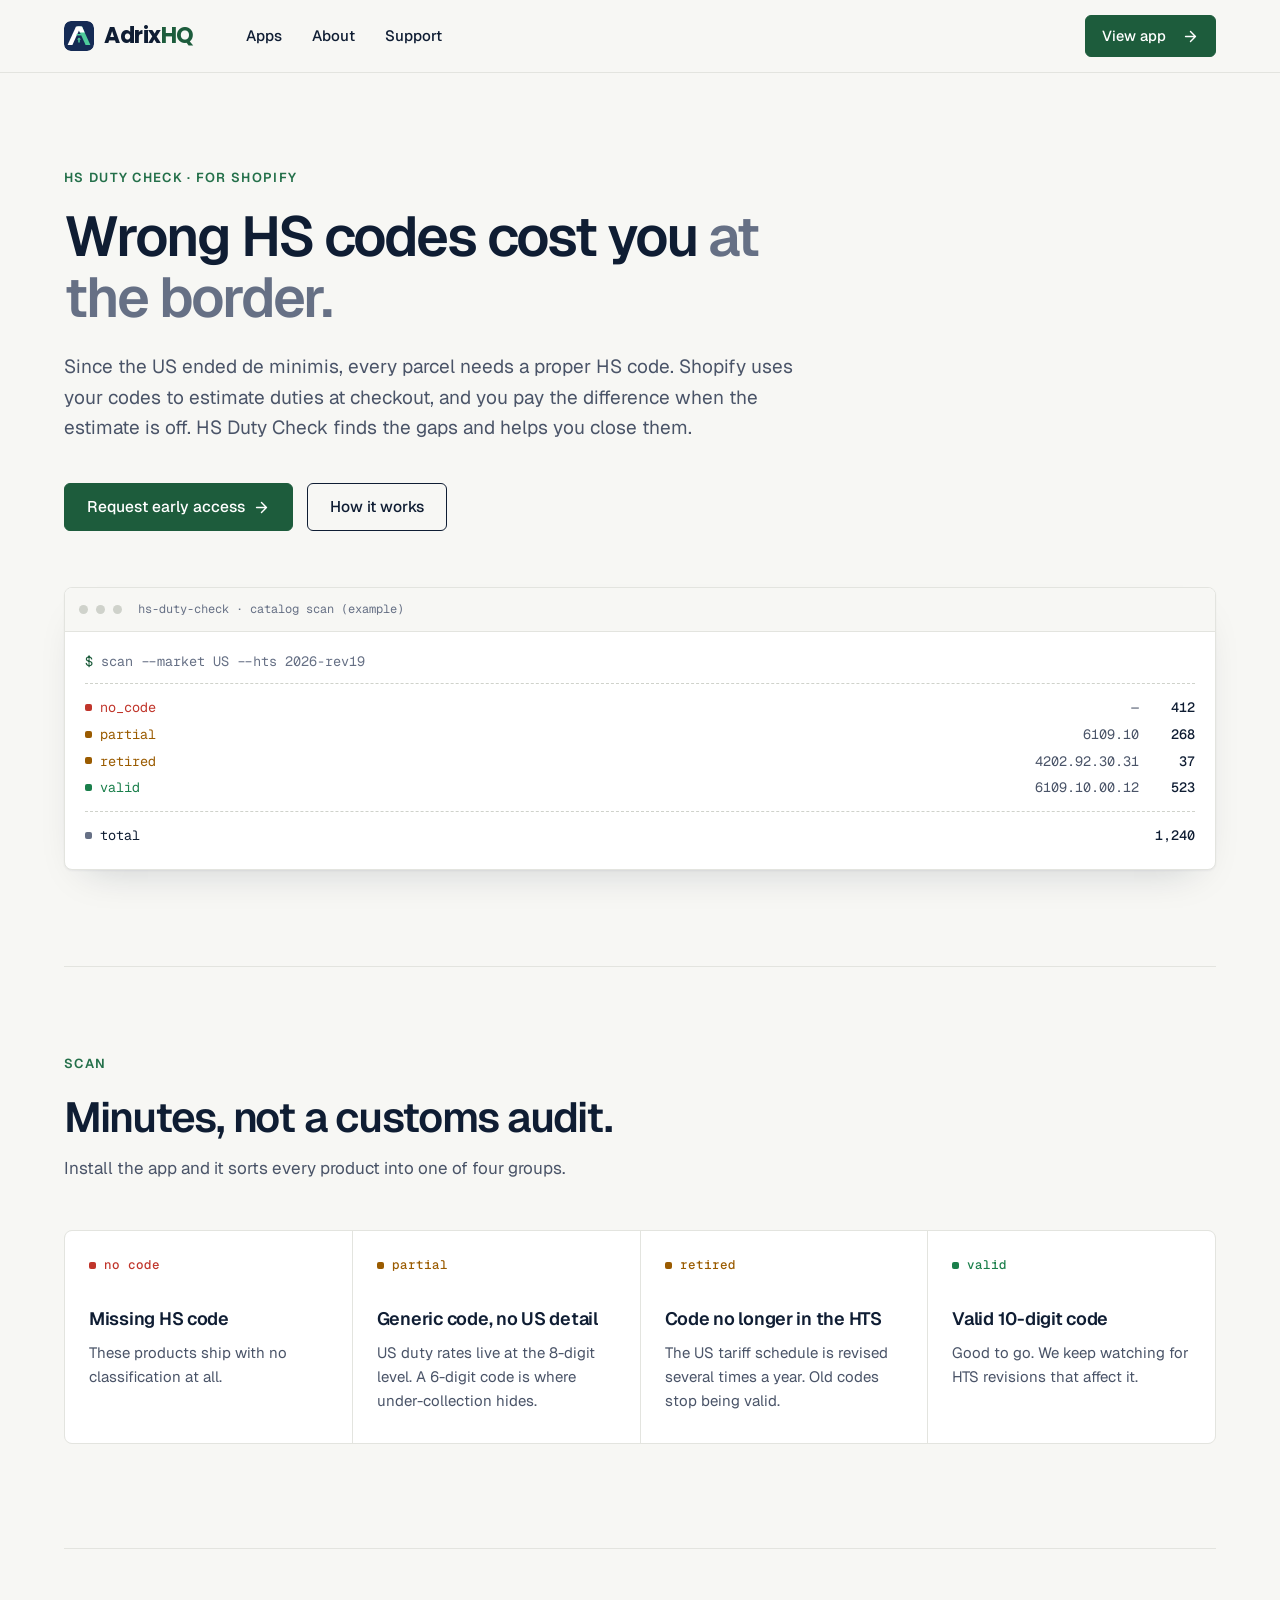
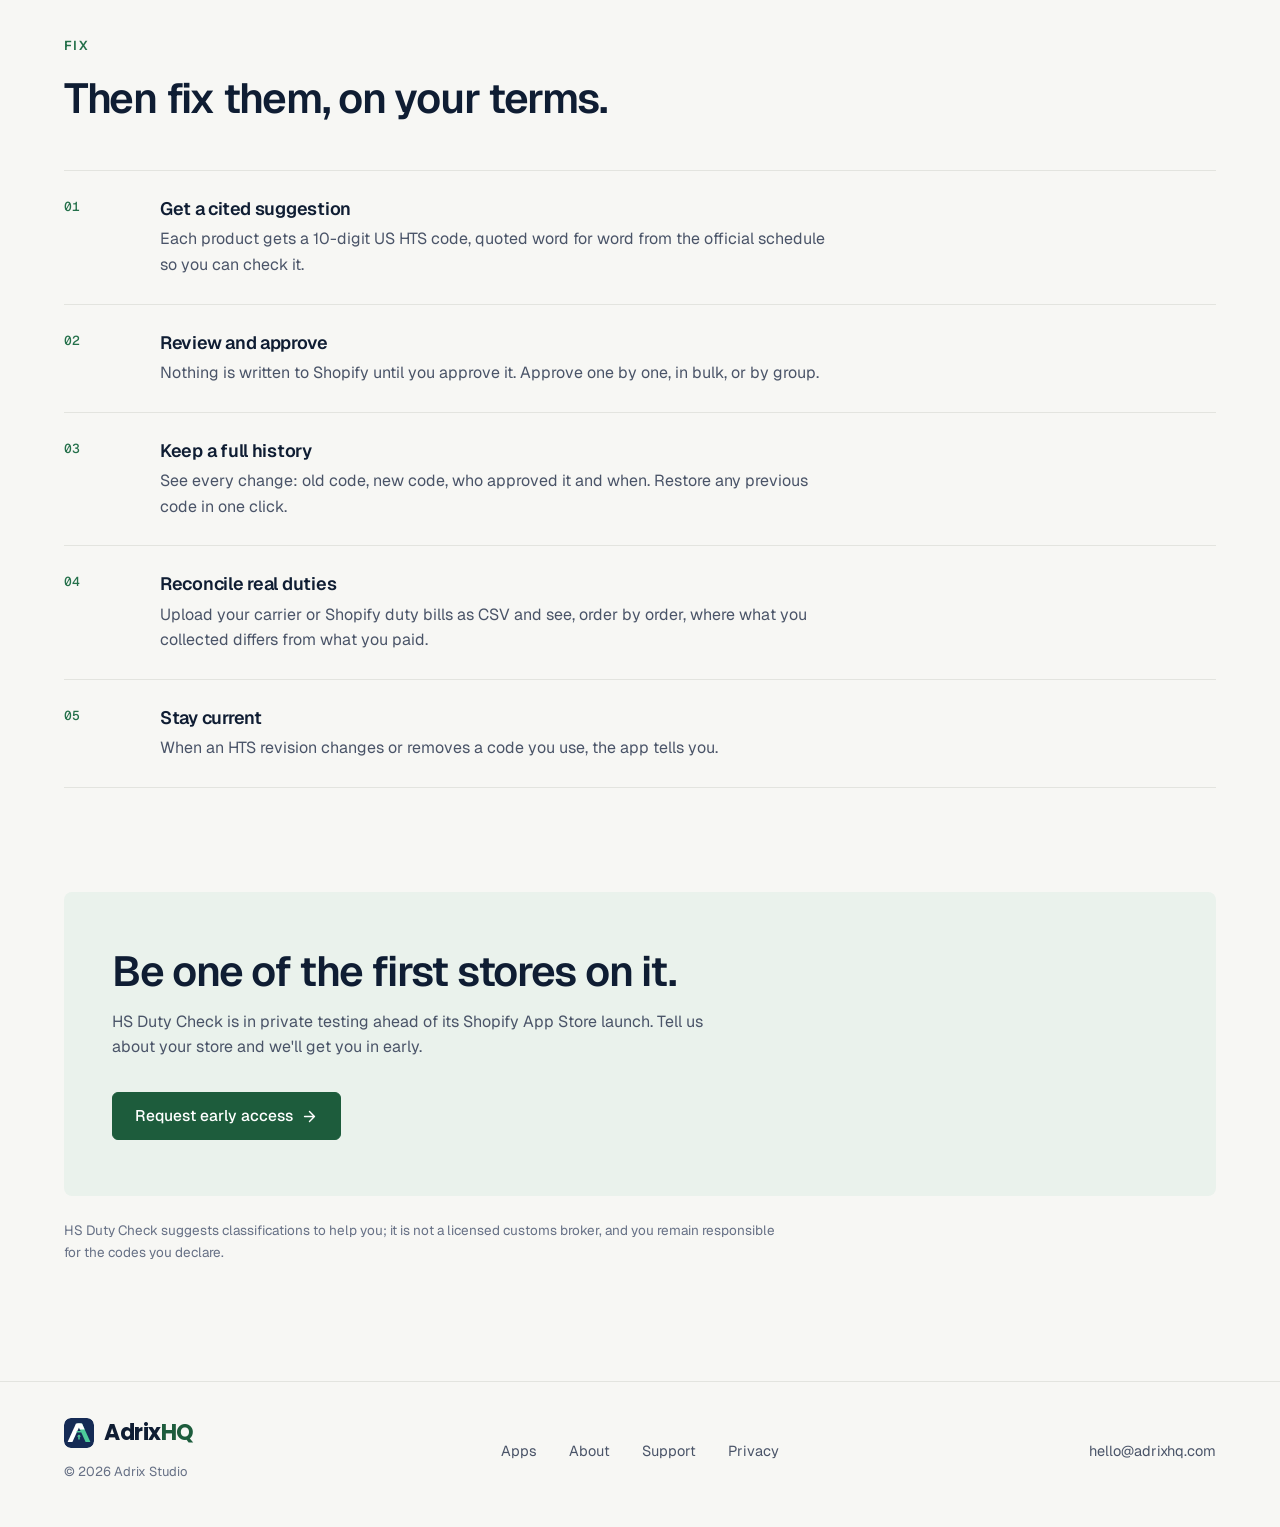
<file: hs-duty-check/index.html>
<!doctype html>
<html lang="en">
<head>
<meta charset="utf-8">
<meta name="viewport" content="width=device-width, initial-scale=1">
<title>HS Duty Check — HS codes and duty reconciliation for Shopify</title>
<meta name="description" content="Scan your Shopify catalog for missing or outdated HS codes, get cited US HTS codes, and compare duties collected at checkout with duties actually billed.">
<meta name="theme-color" content="#f7f7f4">
<link rel="icon" href="/favicon.svg" type="image/svg+xml">
<link rel="canonical" href="https://adrixhq.com/hs-duty-check/">
<meta property="og:title" content="HS Duty Check">
<meta property="og:description" content="Scan your Shopify catalog for missing or outdated HS codes, get cited US HTS codes, and compare duties collected at checkout with duties actually billed.">
<meta property="og:url" content="https://adrixhq.com/hs-duty-check/">
<link rel="preconnect" href="https://fonts.googleapis.com">
<link rel="preconnect" href="https://fonts.gstatic.com" crossorigin>
<link href="https://fonts.googleapis.com/css2?family=Geist:wght@400;500;600&family=Geist+Mono:wght@500&family=Poppins:wght@700&display=swap" rel="stylesheet">
<link rel="stylesheet" href="/style.css">
</head>
<body><a class="skip" href="#main">Skip to content</a>
<header class="site-header">
  <div class="wrap">
    <a class="logo" href="/"><svg viewBox="0 0 100 100" aria-hidden="true"><rect width="100" height="100" rx="22" fill="#152b55"/><path d="M44 18h16l28 62H72z" fill="#4ecb9b"/><path d="M40 18h16L28 80H12z" fill="#fff"/><path d="M44 18h16l9 20H53z" fill="#fff"/><path d="M42 43h16v3.5a2 2 0 0 1-4 0 2 2 0 0 1-4 0 2 2 0 0 1-4 0 2 2 0 0 1-4 0z" fill="#4ecb9b"/><path d="M50 55l7 7h-4.5v10h-5V62H43z" fill="#4ecb9b"/></svg><span>Adrix<b>HQ</b></span></a>
    <nav class="nav" aria-label="Main">
      <a href="/apps/">Apps</a>
      <a href="/about/">About</a>
      <a href="/support/">Support</a>
    </nav>
    <a class="btn btn-primary btn-sm header-cta" href="/b2b-pricing/">View app<span class="sr-only">: Adrix B2B Pricing</span> <svg viewBox="0 0 24 24" fill="none" stroke="currentColor" stroke-width="2" stroke-linecap="round" stroke-linejoin="round" aria-hidden="true"><path d="M5 12h14M12 5l7 7-7 7"/></svg></a>
  </div>
</header>
<main id="main">
<div class="hero">
  <div class="wrap">
    <span class="eyebrow">HS Duty Check · for Shopify</span>
    <h1>Wrong HS codes cost you <span class="dim">at the border.</span></h1>
    <p class="lede">Since the US ended de minimis, every parcel needs a proper HS code. Shopify uses your codes to estimate duties at checkout, and you pay the difference when the estimate is off. HS Duty Check finds the gaps and helps you close them.</p>
    <div class="actions">
      <a class="btn btn-primary" href="mailto:hello@adrixhq.com?subject=HS%20Duty%20Check%20early%20access">Request early access <svg viewBox="0 0 24 24" fill="none" stroke="currentColor" stroke-width="2" stroke-linecap="round" stroke-linejoin="round" aria-hidden="true"><path d="M5 12h14M12 5l7 7-7 7"/></svg></a>
      <a class="btn" href="#how">How it works</a>
    </div>
    <div class="term" role="img" aria-label="Example catalog scan result">
  <div class="term-bar"><i></i><i></i><i></i><span>hs-duty-check · catalog scan (example)</span></div>
  <div class="term-body"><div class="prompt">scan --market US --hts 2026-rev19</div><hr><div class="term-row"><span class="st bad">no_code</span><span class="code">—</span><b>412</b></div><div class="term-row"><span class="st warn">partial</span><span class="code">6109.10</span><b>268</b></div><div class="term-row"><span class="st warn">retired</span><span class="code">4202.92.30.31</span><b>37</b></div><div class="term-row"><span class="st ok">valid</span><span class="code">6109.10.00.12</span><b>523</b></div><hr><div class="term-row"><span class="st ">total</span><span class="code"></span><b>1,240</b></div></div>
</div>
  </div>
</div>

<section id="how">
  <div class="wrap">
    <div class="section-head">
      <p class="label">Scan</p>
      <h2>Minutes, not a customs audit.</h2>
      <p>Install the app and it sorts every product into one of four groups.</p>
    </div>
    <div class="grid">
      <div class="cell"><span class="num"><span class="st bad">no code</span></span><h3>Missing HS code</h3><p>These products ship with no classification at all.</p></div>
      <div class="cell"><span class="num"><span class="st warn">partial</span></span><h3>Generic code, no US detail</h3><p>US duty rates live at the 8-digit level. A 6-digit code is where under-collection hides.</p></div>
      <div class="cell"><span class="num"><span class="st warn">retired</span></span><h3>Code no longer in the HTS</h3><p>The US tariff schedule is revised several times a year. Old codes stop being valid.</p></div>
      <div class="cell"><span class="num"><span class="st ok">valid</span></span><h3>Valid 10-digit code</h3><p>Good to go. We keep watching for HTS revisions that affect it.</p></div>
    </div>
  </div>
</section>

<section>
  <div class="wrap">
    <div class="section-head">
      <p class="label">Fix</p>
      <h2>Then fix them, on your terms.</h2>
    </div>
    <ol class="steps">
      <li><div><h3>Get a cited suggestion</h3><p>Each product gets a 10-digit US HTS code, quoted word for word from the official schedule so you can check it.</p></div></li>
      <li><div><h3>Review and approve</h3><p>Nothing is written to Shopify until you approve it. Approve one by one, in bulk, or by group.</p></div></li>
      <li><div><h3>Keep a full history</h3><p>See every change: old code, new code, who approved it and when. Restore any previous code in one click.</p></div></li>
      <li><div><h3>Reconcile real duties</h3><p>Upload your carrier or Shopify duty bills as CSV and see, order by order, where what you collected differs from what you paid.</p></div></li>
      <li><div><h3>Stay current</h3><p>When an HTS revision changes or removes a code you use, the app tells you.</p></div></li>
    </ol>
  </div>
</section>

<section class="plain">
  <div class="wrap">
    <div class="callout">
      <h2>Be one of the first stores on it.</h2>
      <p>HS Duty Check is in private testing ahead of its Shopify App Store launch. Tell us about your store and we'll get you in early.</p>
      <div class="actions"><a class="btn btn-primary" href="mailto:hello@adrixhq.com?subject=HS%20Duty%20Check%20early%20access">Request early access <svg viewBox="0 0 24 24" fill="none" stroke="currentColor" stroke-width="2" stroke-linecap="round" stroke-linejoin="round" aria-hidden="true"><path d="M5 12h14M12 5l7 7-7 7"/></svg></a></div>
    </div>
    <p class="fine">HS Duty Check suggests classifications to help you; it is not a licensed customs broker, and you remain responsible for the codes you declare.</p>
  </div>
</section>
</main>
<footer class="site-footer">
  <div class="wrap">
    <div>
      <a class="logo" href="/"><svg viewBox="0 0 100 100" aria-hidden="true"><rect width="100" height="100" rx="22" fill="#152b55"/><path d="M44 18h16l28 62H72z" fill="#4ecb9b"/><path d="M40 18h16L28 80H12z" fill="#fff"/><path d="M44 18h16l9 20H53z" fill="#fff"/><path d="M42 43h16v3.5a2 2 0 0 1-4 0 2 2 0 0 1-4 0 2 2 0 0 1-4 0 2 2 0 0 1-4 0z" fill="#4ecb9b"/><path d="M50 55l7 7h-4.5v10h-5V62H43z" fill="#4ecb9b"/></svg><span>Adrix<b>HQ</b></span></a>
      <span class="copy">© 2026 Adrix Studio</span>
    </div>
    <nav aria-label="Footer">
      <a href="/apps/">Apps</a>
      <a href="/about/">About</a>
      <a href="/support/">Support</a>
      <a href="https://b2b.adrixhq.com/privacy">Privacy</a>
    </nav>
    <a class="mail" href="mailto:hello@adrixhq.com">hello@adrixhq.com</a>
  </div>
</footer>
</body>
</html>
</file>
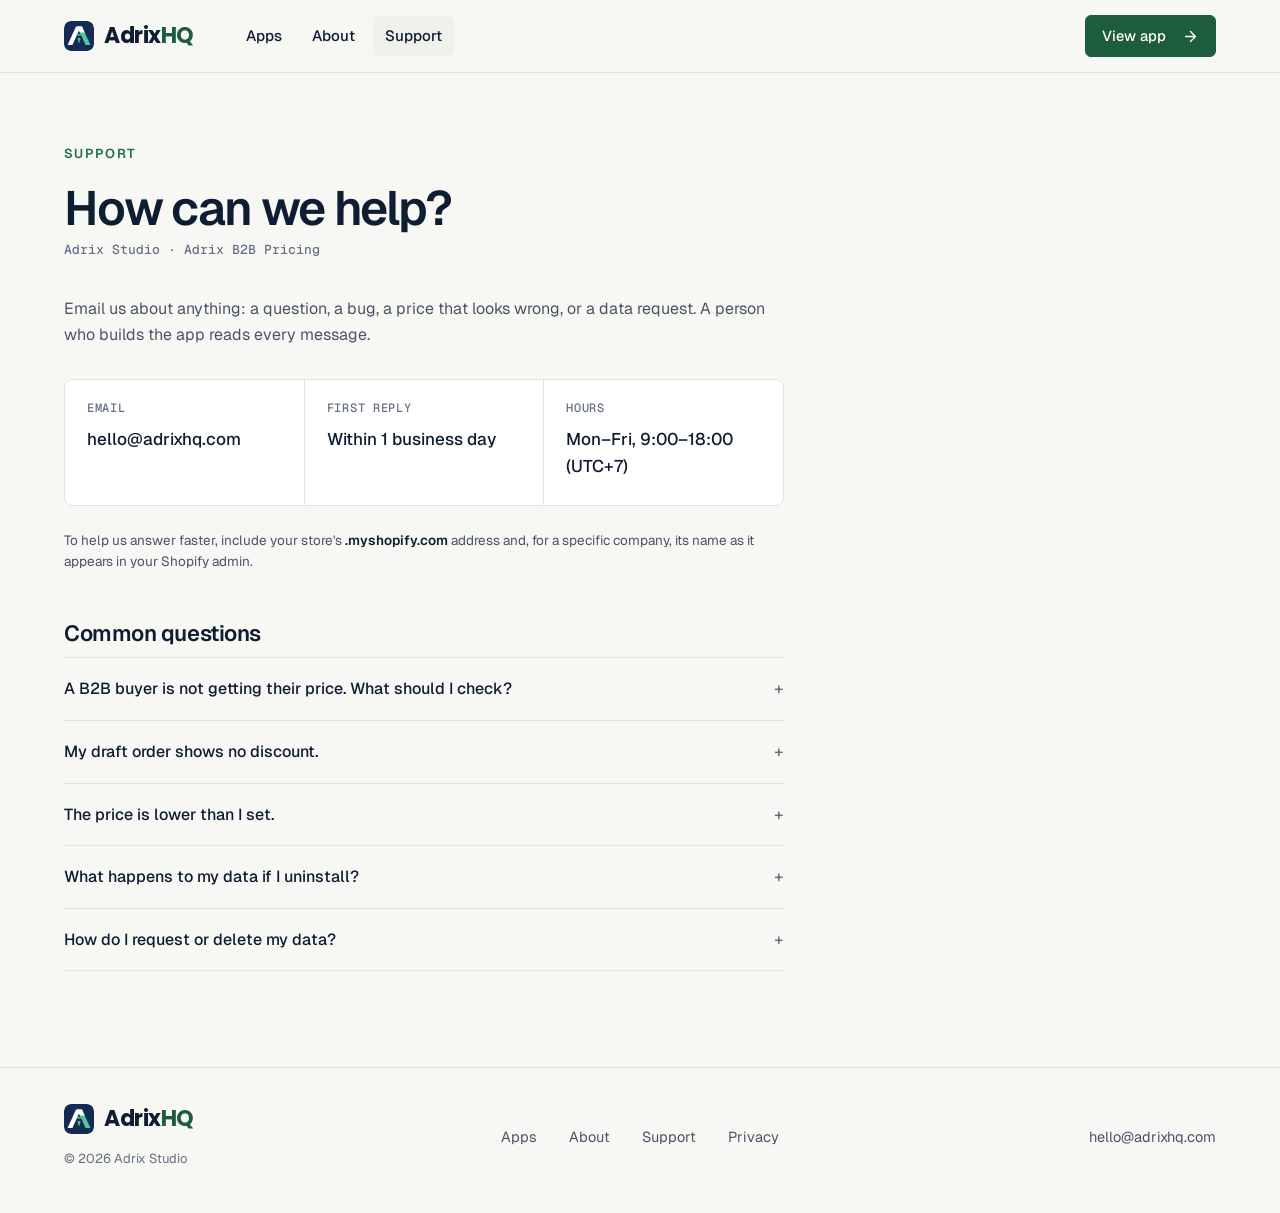
<file: support/index.html>
<!doctype html>
<html lang="en">
<head>
<meta charset="utf-8">
<meta name="viewport" content="width=device-width, initial-scale=1">
<title>Support — Adrix</title>
<meta name="description" content="Get help with Adrix B2B Pricing and other Adrix Shopify apps: contact, response times and common questions.">
<meta name="theme-color" content="#f7f7f4">
<link rel="icon" href="/favicon.svg" type="image/svg+xml">
<link rel="canonical" href="https://adrixhq.com/support/">
<meta property="og:title" content="Adrix Support">
<meta property="og:description" content="Get help with Adrix B2B Pricing and other Adrix Shopify apps: contact, response times and common questions.">
<meta property="og:url" content="https://adrixhq.com/support/">
<link rel="preconnect" href="https://fonts.googleapis.com">
<link rel="preconnect" href="https://fonts.gstatic.com" crossorigin>
<link href="https://fonts.googleapis.com/css2?family=Geist:wght@400;500;600&family=Geist+Mono:wght@500&family=Poppins:wght@700&display=swap" rel="stylesheet">
<link rel="stylesheet" href="/style.css">
</head>
<body><a class="skip" href="#main">Skip to content</a>
<header class="site-header">
  <div class="wrap">
    <a class="logo" href="/"><svg viewBox="0 0 100 100" aria-hidden="true"><rect width="100" height="100" rx="22" fill="#152b55"/><path d="M44 18h16l28 62H72z" fill="#4ecb9b"/><path d="M40 18h16L28 80H12z" fill="#fff"/><path d="M44 18h16l9 20H53z" fill="#fff"/><path d="M42 43h16v3.5a2 2 0 0 1-4 0 2 2 0 0 1-4 0 2 2 0 0 1-4 0 2 2 0 0 1-4 0z" fill="#4ecb9b"/><path d="M50 55l7 7h-4.5v10h-5V62H43z" fill="#4ecb9b"/></svg><span>Adrix<b>HQ</b></span></a>
    <nav class="nav" aria-label="Main">
      <a href="/apps/">Apps</a>
      <a href="/about/">About</a>
      <a href="/support/" aria-current="page">Support</a>
    </nav>
    <a class="btn btn-primary btn-sm header-cta" href="/b2b-pricing/">View app<span class="sr-only">: Adrix B2B Pricing</span> <svg viewBox="0 0 24 24" fill="none" stroke="currentColor" stroke-width="2" stroke-linecap="round" stroke-linejoin="round" aria-hidden="true"><path d="M5 12h14M12 5l7 7-7 7"/></svg></a>
  </div>
</header>
<main id="main" class="wrap page">
<article class="prose">
  <span class="eyebrow">Support</span>
  <h1>How can we help?</h1>
  <p class="meta">Adrix Studio · Adrix B2B Pricing</p>
  <p>Email us about anything: a question, a bug, a price that looks wrong, or a data request. A person who builds the app reads every message.</p>

  <div class="contact">
    <div><div class="k">Email</div><div class="v"><a href="mailto:hello@adrixhq.com">hello@adrixhq.com</a></div></div>
    <div><div class="k">First reply</div><div class="v">Within 1 business day</div></div>
    <div><div class="k">Hours</div><div class="v">Mon–Fri, 9:00–18:00 (UTC+7)</div></div>
  </div>
  <p class="fine">To help us answer faster, include your store's <strong>.myshopify.com</strong> address and, for a specific company, its name as it appears in your Shopify admin.</p>

  <h2>Common questions</h2>
  <div class="faq">
    <details><summary>A B2B buyer is not getting their price. What should I check?</summary><p>Open the company in the app and read the "What this customer pays" table. Then check that the buyer is a contact of that company in Shopify and is signed in, and that the app's list of companies shows no warning that the discount is off.</p></details>
    <details><summary>My draft order shows no discount.</summary><p>Tick "Apply all eligible automatic discounts" on the draft order. Without it Shopify applies no automatic discount at all.</p></details>
    <details><summary>The price is lower than I set.</summary><p>If the company also has a Shopify catalog with a price list, the two stack: 20% in the catalog plus 30% in the app means the buyer pays 56% of retail. The company's screen in the app names the catalog.</p></details>
    <details><summary>What happens to my data if I uninstall?</summary><p>The app deletes its store session. Shopify keeps the app's pricing metafields on your companies and products, so use "Clear the data this app leaves behind" before uninstalling. See the <a href="https://b2b.adrixhq.com/privacy">privacy policy</a>.</p></details>
    <details><summary>How do I request or delete my data?</summary><p>Email <a href="mailto:hello@adrixhq.com">hello@adrixhq.com</a> from the address on your Shopify account. The app holds no personal data about your buyers.</p></details>
  </div>
</article>
</main>
<footer class="site-footer">
  <div class="wrap">
    <div>
      <a class="logo" href="/"><svg viewBox="0 0 100 100" aria-hidden="true"><rect width="100" height="100" rx="22" fill="#152b55"/><path d="M44 18h16l28 62H72z" fill="#4ecb9b"/><path d="M40 18h16L28 80H12z" fill="#fff"/><path d="M44 18h16l9 20H53z" fill="#fff"/><path d="M42 43h16v3.5a2 2 0 0 1-4 0 2 2 0 0 1-4 0 2 2 0 0 1-4 0 2 2 0 0 1-4 0z" fill="#4ecb9b"/><path d="M50 55l7 7h-4.5v10h-5V62H43z" fill="#4ecb9b"/></svg><span>Adrix<b>HQ</b></span></a>
      <span class="copy">© 2026 Adrix Studio</span>
    </div>
    <nav aria-label="Footer">
      <a href="/apps/">Apps</a>
      <a href="/about/">About</a>
      <a href="/support/">Support</a>
      <a href="https://b2b.adrixhq.com/privacy">Privacy</a>
    </nav>
    <a class="mail" href="mailto:hello@adrixhq.com">hello@adrixhq.com</a>
  </div>
</footer>
</body>
</html>
</file>
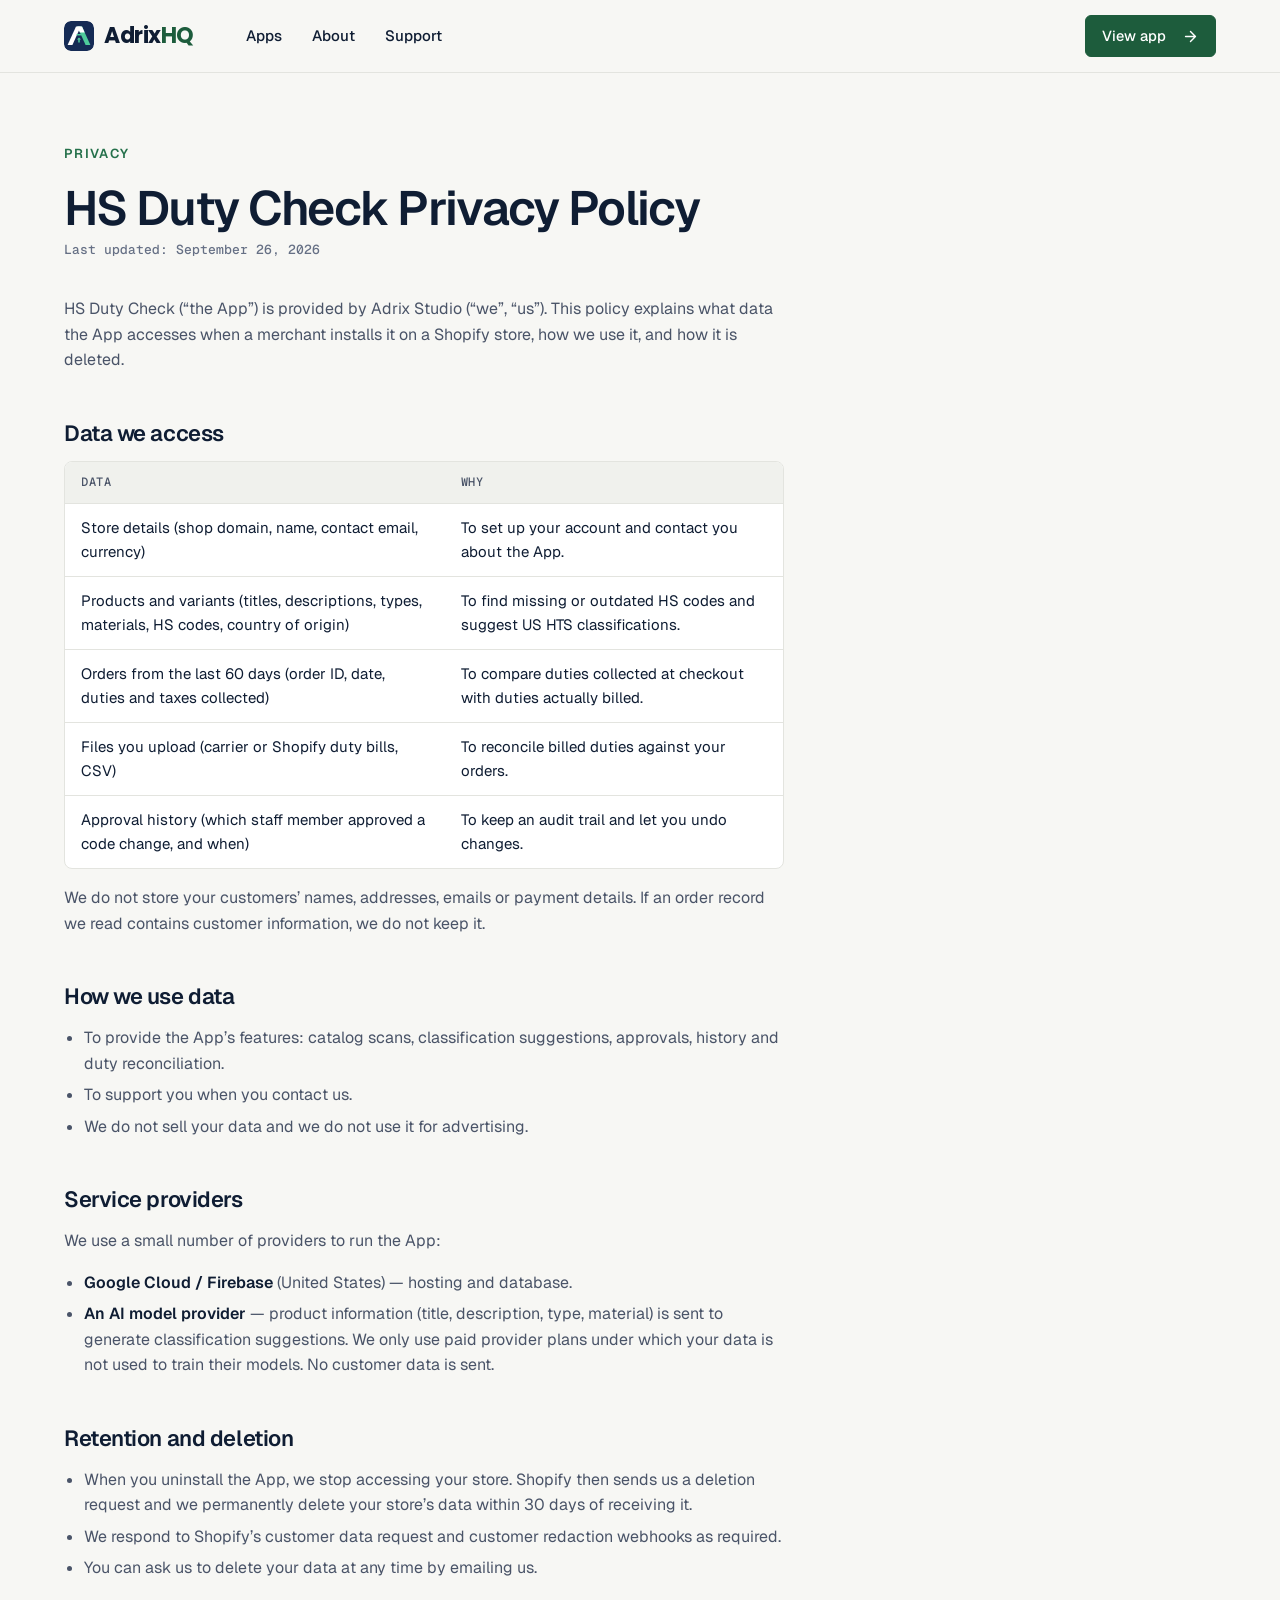
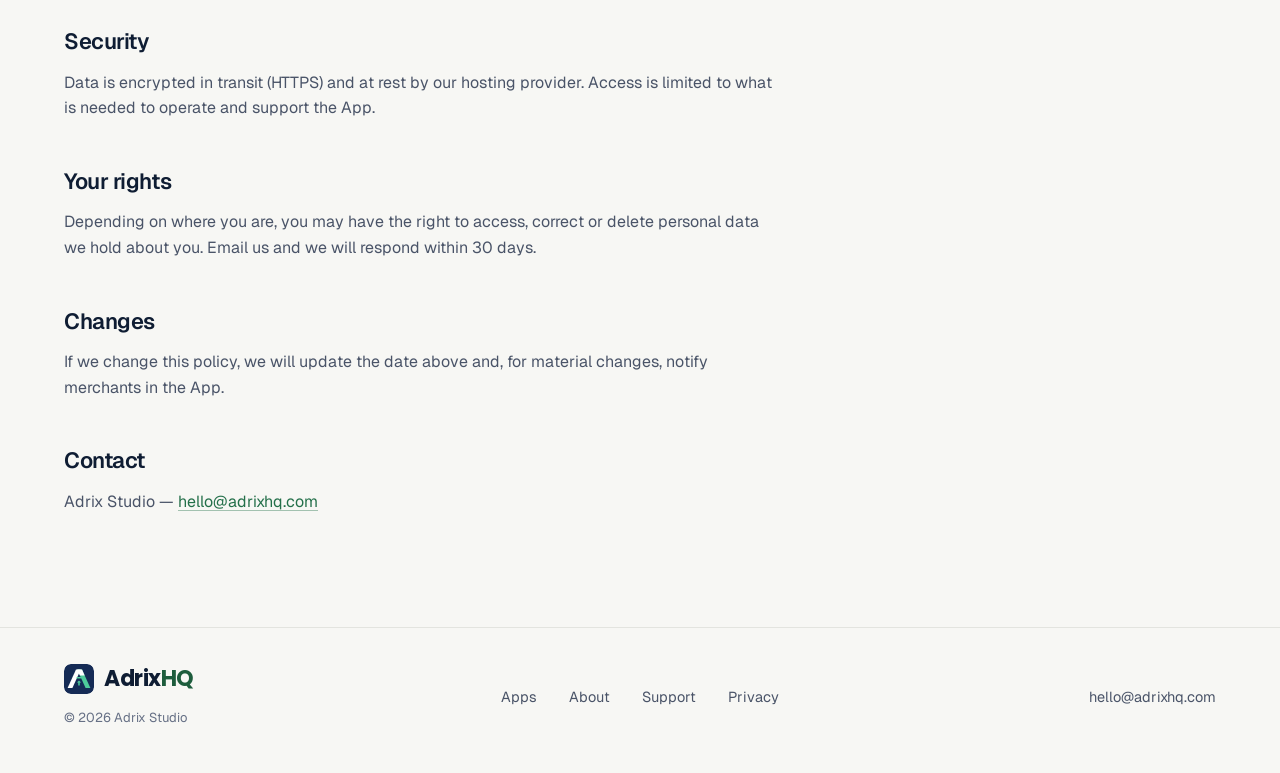
<file: privacy/hs-duty-check/index.html>
<!doctype html>
<html lang="en">
<head>
<meta charset="utf-8">
<meta name="viewport" content="width=device-width, initial-scale=1">
<title>Privacy Policy — HS Duty Check</title>
<meta name="description" content="How HS Duty Check by Adrix Studio collects, uses and deletes data.">
<meta name="theme-color" content="#f7f7f4">
<link rel="icon" href="/favicon.svg" type="image/svg+xml">
<link rel="canonical" href="https://adrixhq.com/privacy/hs-duty-check/">
<meta property="og:title" content="HS Duty Check privacy policy">
<meta property="og:description" content="How HS Duty Check by Adrix Studio collects, uses and deletes data.">
<meta property="og:url" content="https://adrixhq.com/privacy/hs-duty-check/">
<link rel="preconnect" href="https://fonts.googleapis.com">
<link rel="preconnect" href="https://fonts.gstatic.com" crossorigin>
<link href="https://fonts.googleapis.com/css2?family=Geist:wght@400;500;600&family=Geist+Mono:wght@500&family=Poppins:wght@700&display=swap" rel="stylesheet">
<link rel="stylesheet" href="/style.css">
</head>
<body><a class="skip" href="#main">Skip to content</a>
<header class="site-header">
  <div class="wrap">
    <a class="logo" href="/"><svg viewBox="0 0 100 100" aria-hidden="true"><rect width="100" height="100" rx="22" fill="#152b55"/><path d="M44 18h16l28 62H72z" fill="#4ecb9b"/><path d="M40 18h16L28 80H12z" fill="#fff"/><path d="M44 18h16l9 20H53z" fill="#fff"/><path d="M42 43h16v3.5a2 2 0 0 1-4 0 2 2 0 0 1-4 0 2 2 0 0 1-4 0 2 2 0 0 1-4 0z" fill="#4ecb9b"/><path d="M50 55l7 7h-4.5v10h-5V62H43z" fill="#4ecb9b"/></svg><span>Adrix<b>HQ</b></span></a>
    <nav class="nav" aria-label="Main">
      <a href="/apps/">Apps</a>
      <a href="/about/">About</a>
      <a href="/support/">Support</a>
    </nav>
    <a class="btn btn-primary btn-sm header-cta" href="/b2b-pricing/">View app<span class="sr-only">: Adrix B2B Pricing</span> <svg viewBox="0 0 24 24" fill="none" stroke="currentColor" stroke-width="2" stroke-linecap="round" stroke-linejoin="round" aria-hidden="true"><path d="M5 12h14M12 5l7 7-7 7"/></svg></a>
  </div>
</header>
<main id="main" class="wrap page">
    <article class="prose">
      <span class="eyebrow">Privacy</span>
<h1>HS Duty Check Privacy Policy</h1>
      <p class="meta">Last updated: September 26, 2026</p>

      <p>HS Duty Check (“the App”) is provided by Adrix Studio (“we”, “us”). This policy explains what data the App accesses when a merchant installs it on a Shopify store, how we use it, and how it is deleted.</p>

      <h2>Data we access</h2>
      <div class="table-wrap"><table>
        <tr><th>Data</th><th>Why</th></tr>
        <tr><td>Store details (shop domain, name, contact email, currency)</td><td>To set up your account and contact you about the App.</td></tr>
        <tr><td>Products and variants (titles, descriptions, types, materials, HS codes, country of origin)</td><td>To find missing or outdated HS codes and suggest US HTS classifications.</td></tr>
        <tr><td>Orders from the last 60 days (order ID, date, duties and taxes collected)</td><td>To compare duties collected at checkout with duties actually billed.</td></tr>
        <tr><td>Files you upload (carrier or Shopify duty bills, CSV)</td><td>To reconcile billed duties against your orders.</td></tr>
        <tr><td>Approval history (which staff member approved a code change, and when)</td><td>To keep an audit trail and let you undo changes.</td></tr>
      </table></div>
      <p>We do not store your customers’ names, addresses, emails or payment details. If an order record we read contains customer information, we do not keep it.</p>

      <h2>How we use data</h2>
      <ul>
        <li>To provide the App’s features: catalog scans, classification suggestions, approvals, history and duty reconciliation.</li>
        <li>To support you when you contact us.</li>
        <li>We do not sell your data and we do not use it for advertising.</li>
      </ul>

      <h2>Service providers</h2>
      <p>We use a small number of providers to run the App:</p>
      <ul>
        <li><strong>Google Cloud / Firebase</strong> (United States) — hosting and database.</li>
        <li><strong>An AI model provider</strong> — product information (title, description, type, material) is sent to generate classification suggestions. We only use paid provider plans under which your data is not used to train their models. No customer data is sent.</li>
      </ul>

      <h2>Retention and deletion</h2>
      <ul>
        <li>When you uninstall the App, we stop accessing your store. Shopify then sends us a deletion request and we permanently delete your store’s data within 30 days of receiving it.</li>
        <li>We respond to Shopify’s customer data request and customer redaction webhooks as required.</li>
        <li>You can ask us to delete your data at any time by emailing us.</li>
      </ul>

      <h2>Security</h2>
      <p>Data is encrypted in transit (HTTPS) and at rest by our hosting provider. Access is limited to what is needed to operate and support the App.</p>

      <h2>Your rights</h2>
      <p>Depending on where you are, you may have the right to access, correct or delete personal data we hold about you. Email us and we will respond within 30 days.</p>

      <h2>Changes</h2>
      <p>If we change this policy, we will update the date above and, for material changes, notify merchants in the App.</p>

      <h2>Contact</h2>
      <p>Adrix Studio — <a href="mailto:hello@adrixhq.com">hello@adrixhq.com</a></p>
    </article>

</main>
<footer class="site-footer">
  <div class="wrap">
    <div>
      <a class="logo" href="/"><svg viewBox="0 0 100 100" aria-hidden="true"><rect width="100" height="100" rx="22" fill="#152b55"/><path d="M44 18h16l28 62H72z" fill="#4ecb9b"/><path d="M40 18h16L28 80H12z" fill="#fff"/><path d="M44 18h16l9 20H53z" fill="#fff"/><path d="M42 43h16v3.5a2 2 0 0 1-4 0 2 2 0 0 1-4 0 2 2 0 0 1-4 0 2 2 0 0 1-4 0z" fill="#4ecb9b"/><path d="M50 55l7 7h-4.5v10h-5V62H43z" fill="#4ecb9b"/></svg><span>Adrix<b>HQ</b></span></a>
      <span class="copy">© 2026 Adrix Studio</span>
    </div>
    <nav aria-label="Footer">
      <a href="/apps/">Apps</a>
      <a href="/about/">About</a>
      <a href="/support/">Support</a>
      <a href="https://b2b.adrixhq.com/privacy">Privacy</a>
    </nav>
    <a class="mail" href="mailto:hello@adrixhq.com">hello@adrixhq.com</a>
  </div>
</footer>
</body>
</html>
</file>
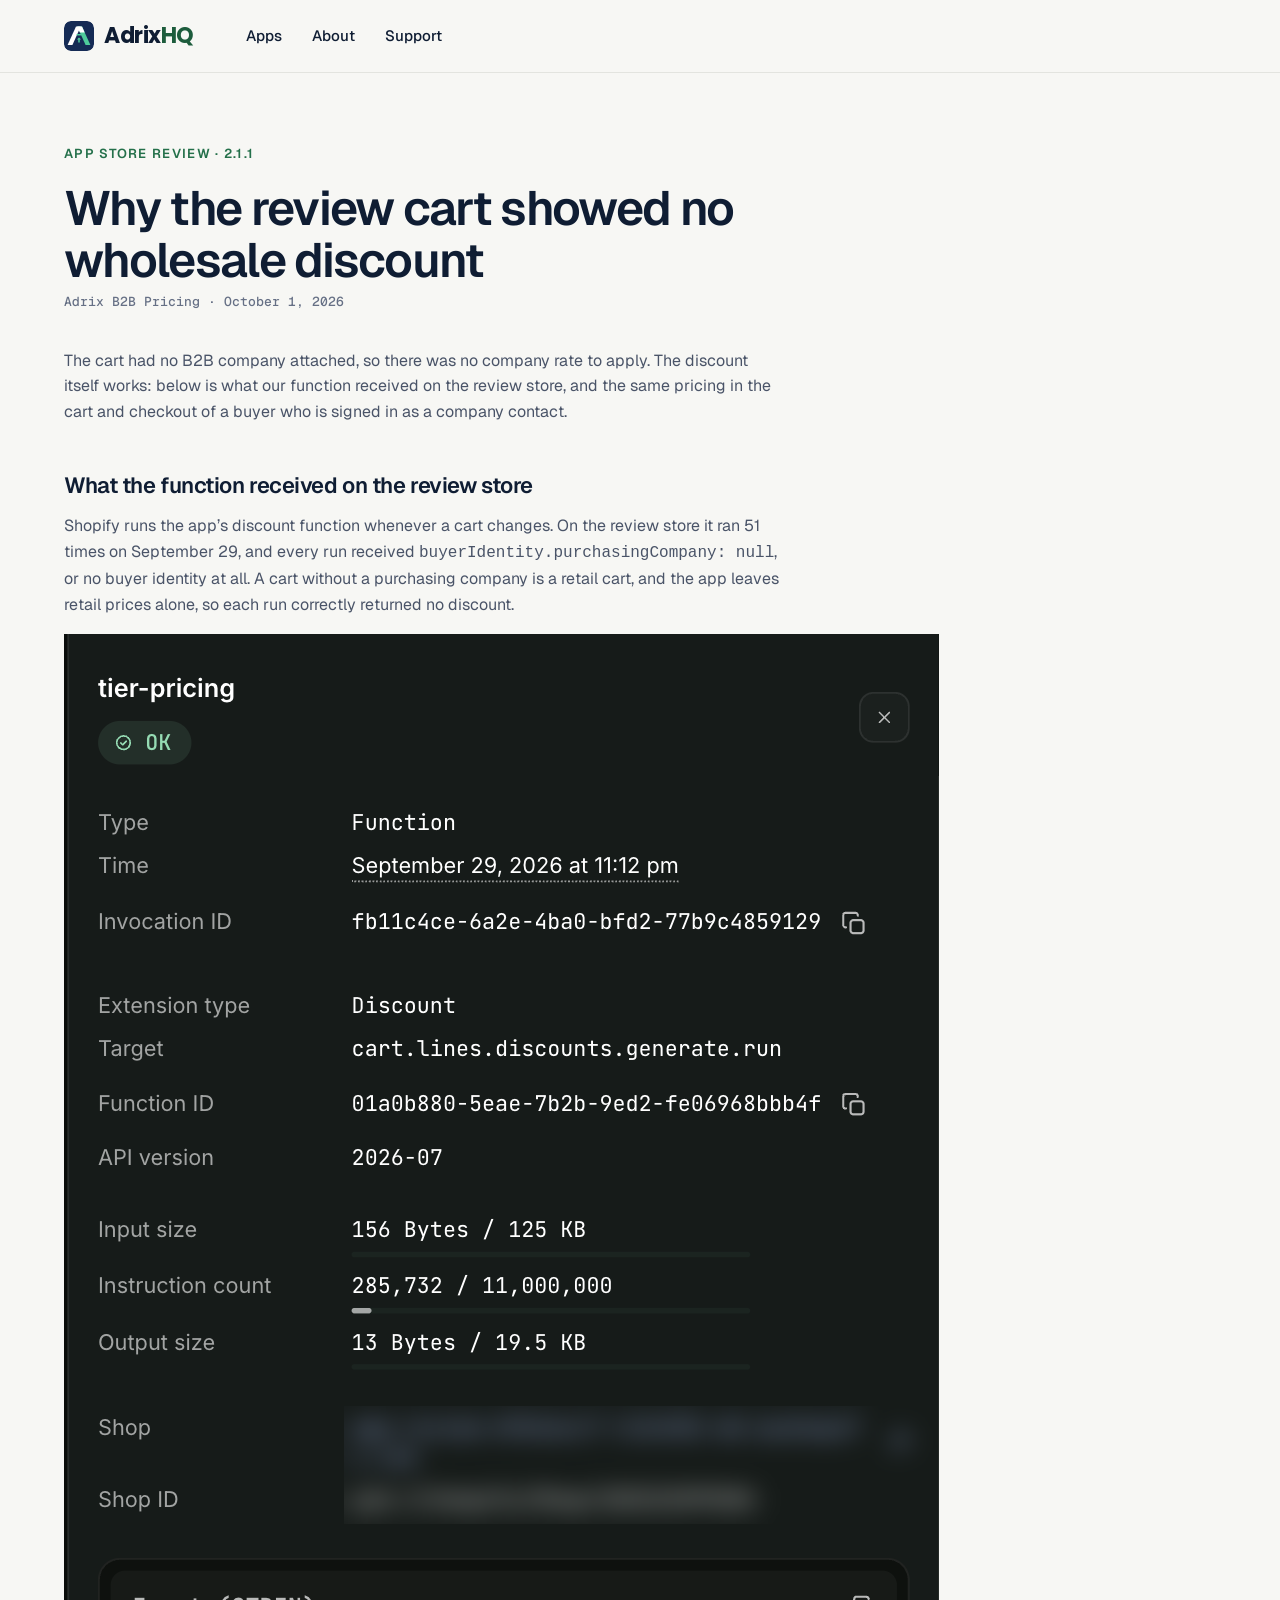
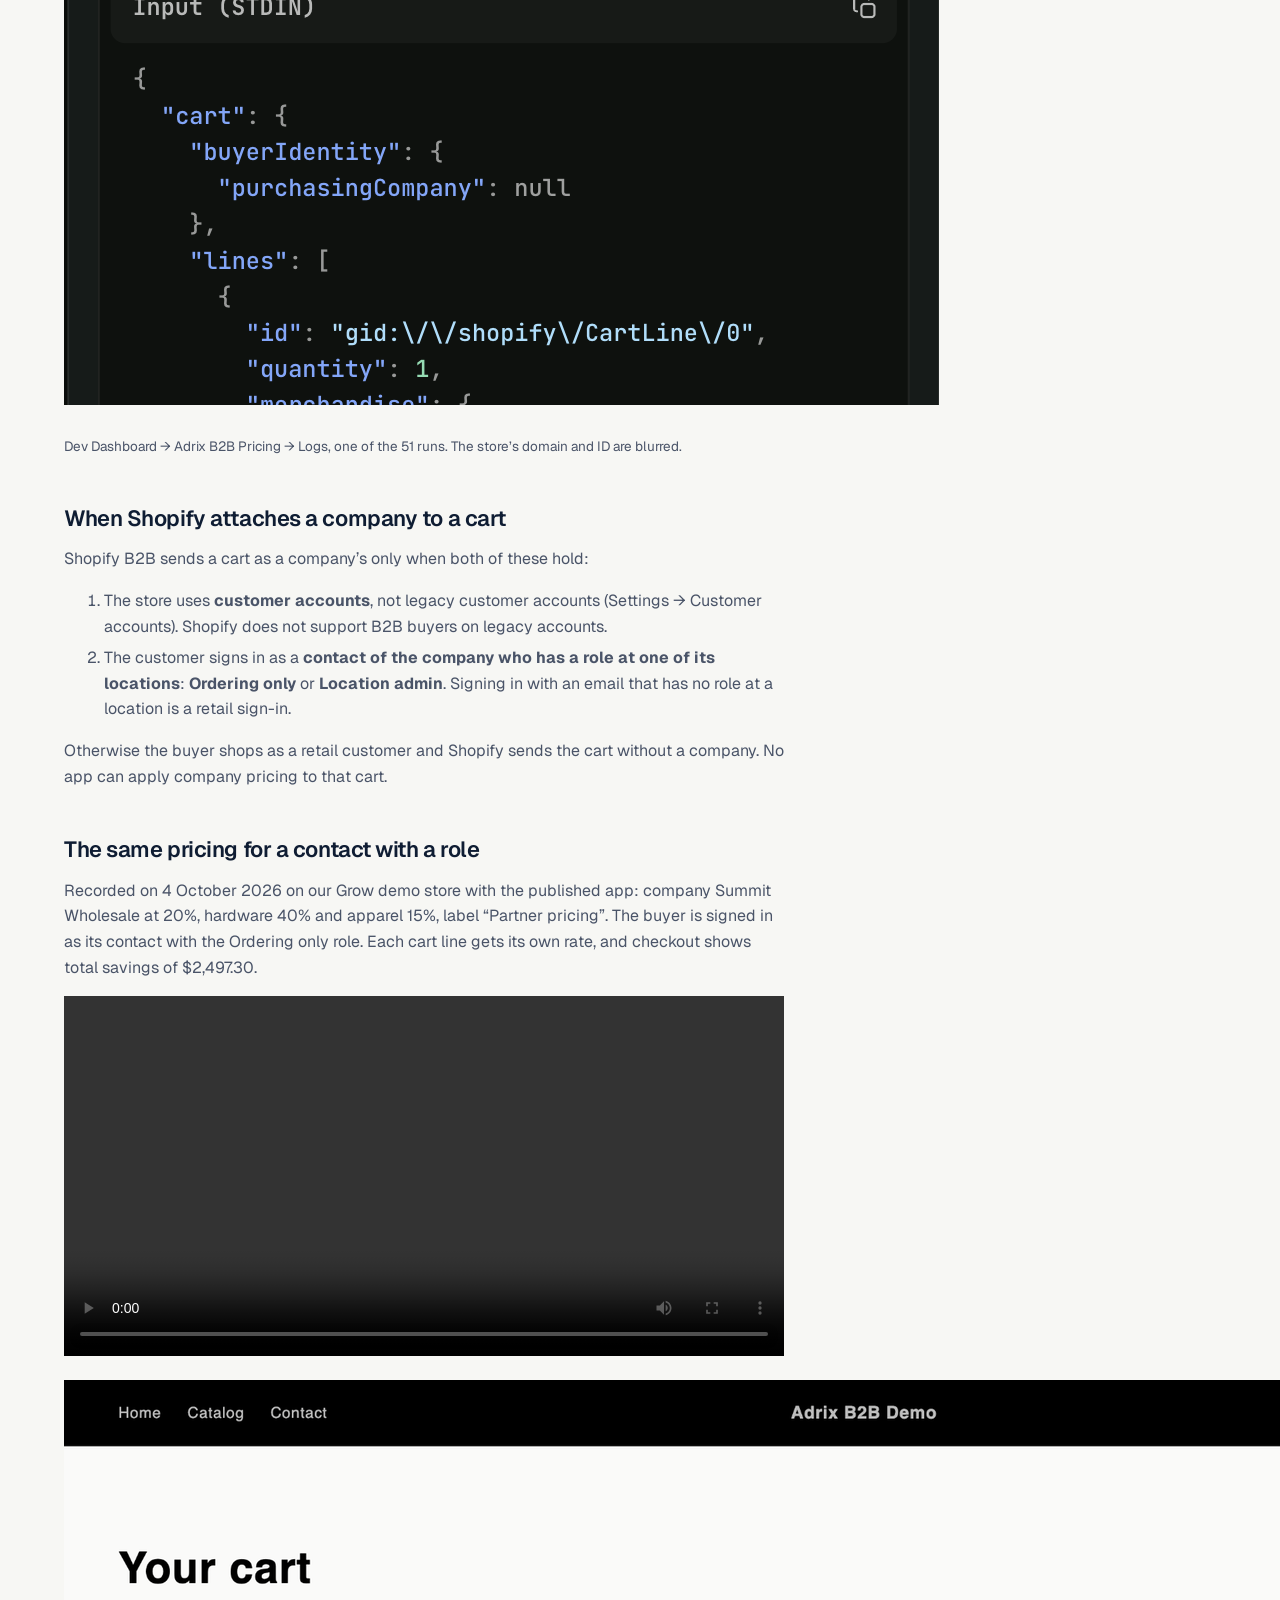
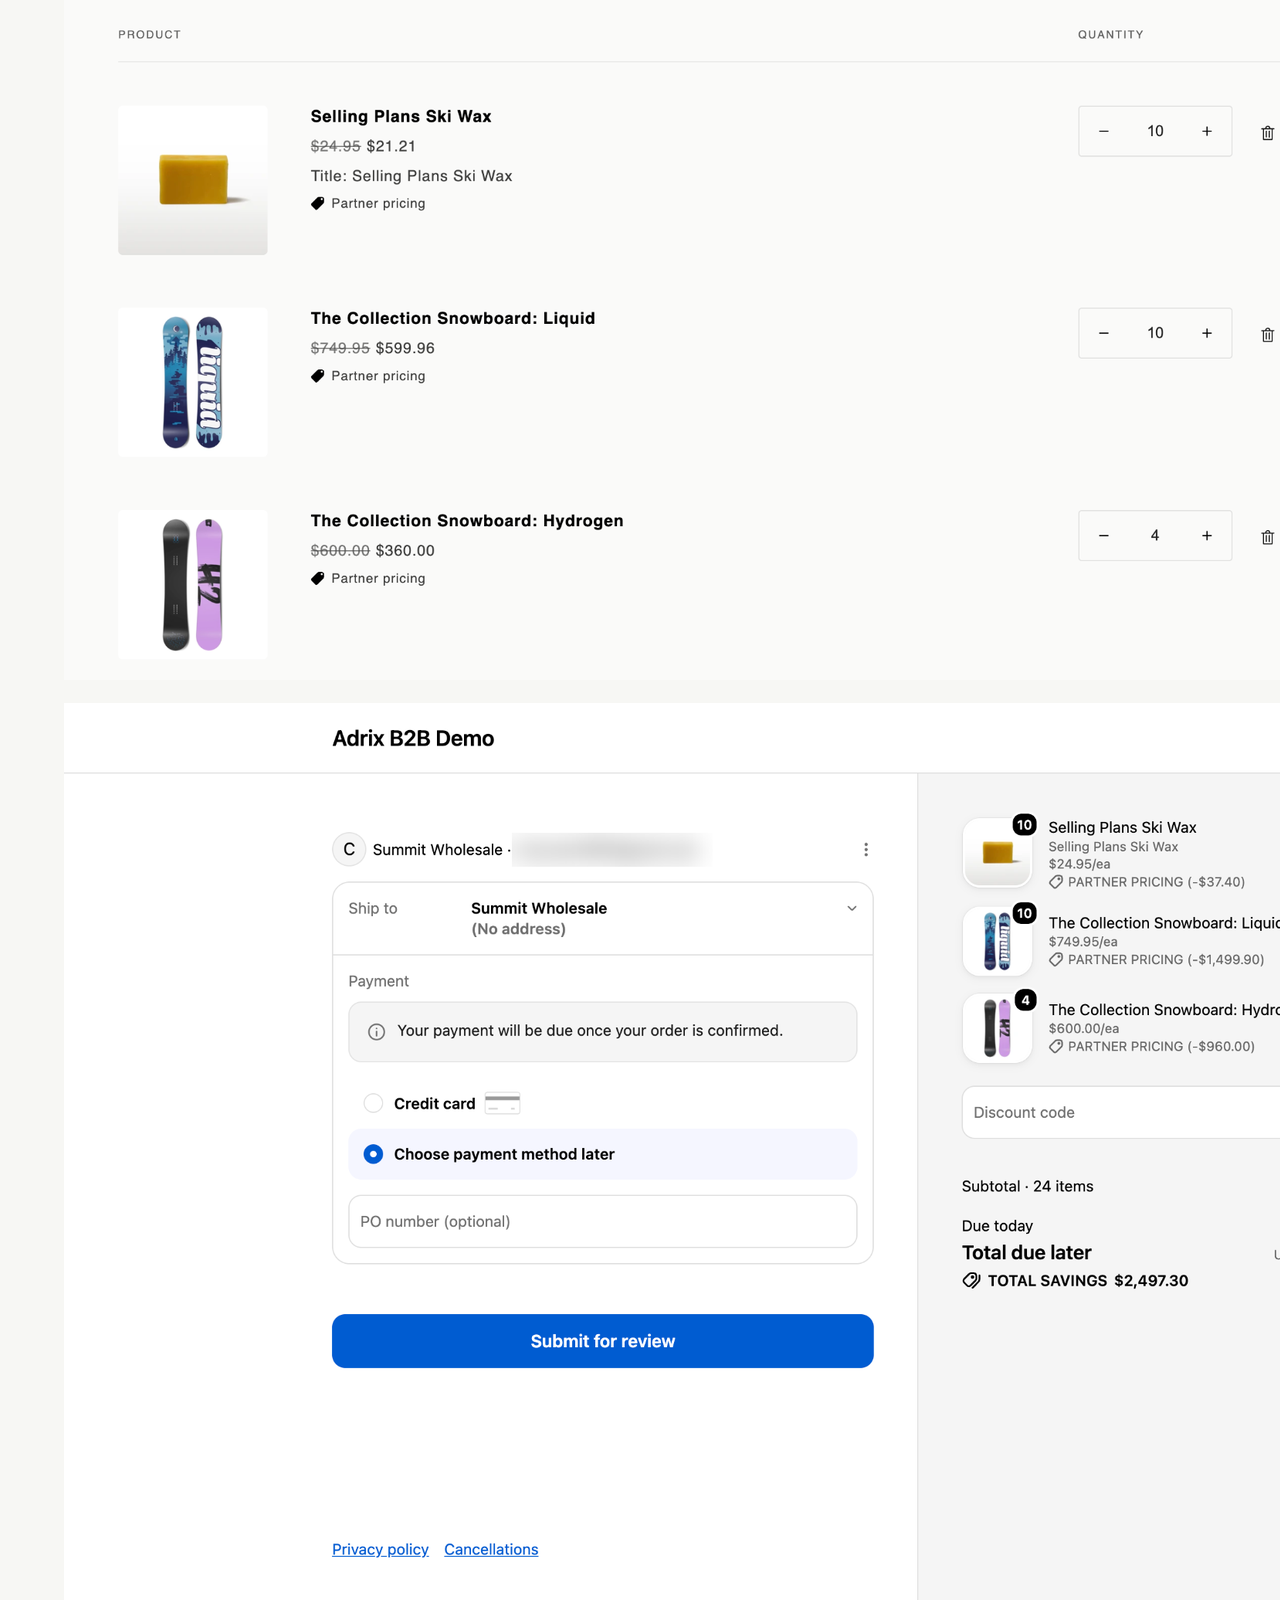
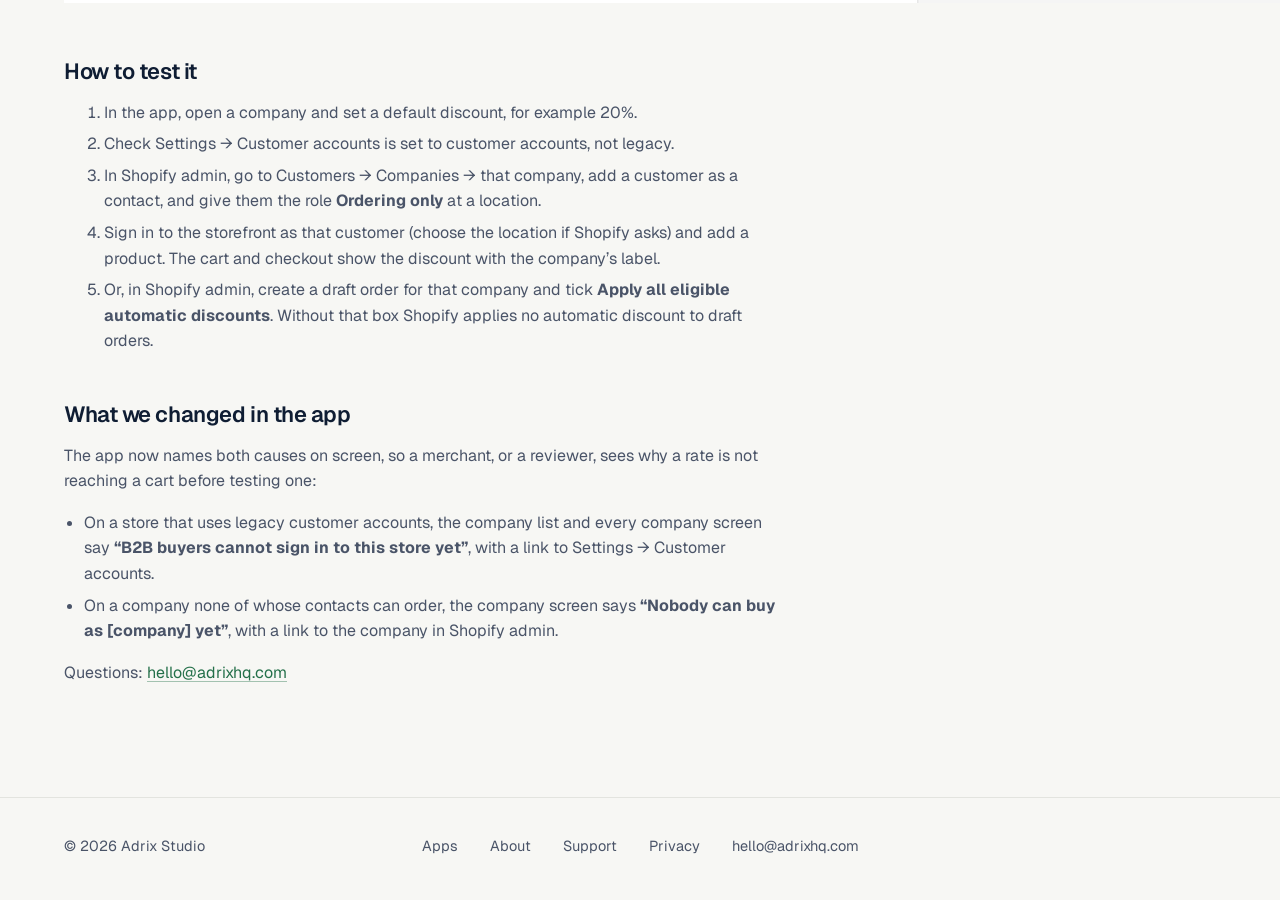
<file: b2b-pricing/proof/2-1-1/index.html>
<!doctype html>
<html lang="en">
<head>
<meta charset="utf-8">
<meta name="viewport" content="width=device-width, initial-scale=1">
<title>Review note 2.1.1 — Adrix B2B Pricing</title>
<meta name="description" content="Why the App Store review cart showed no wholesale discount, and how to test it with a B2B buyer.">
<meta name="theme-color" content="#081630">
<meta name="robots" content="noindex">
<link rel="icon" href="/favicon.svg" type="image/svg+xml">
<link rel="canonical" href="https://adrixhq.com/b2b-pricing/proof/2-1-1/">
<meta property="og:title" content="Adrix B2B Pricing: review note 2.1.1">
<meta property="og:description" content="Why the App Store review cart showed no wholesale discount, and how to test it with a B2B buyer.">
<meta property="og:url" content="https://adrixhq.com/b2b-pricing/proof/2-1-1/">
<link rel="preconnect" href="https://fonts.googleapis.com">
<link rel="preconnect" href="https://fonts.gstatic.com" crossorigin>
<link href="https://fonts.googleapis.com/css2?family=Geist:wght@400;500;600&family=Geist+Mono:wght@500&family=Poppins:wght@700&display=swap" rel="stylesheet">
<link rel="stylesheet" href="/style.css">
</head>
<body><header class="site-header">
  <div class="wrap">
    <a class="logo" href="/"><svg viewBox="0 0 100 100" aria-hidden="true"><rect width="100" height="100" rx="22" fill="#152b55"/><path d="M44 18h16l28 62H72z" fill="#4ecb9b"/><path d="M40 18h16L28 80H12z" fill="#fff"/><path d="M44 18h16l9 20H53z" fill="#fff"/><path d="M42 43h16v3.5a2 2 0 0 1-4 0 2 2 0 0 1-4 0 2 2 0 0 1-4 0 2 2 0 0 1-4 0z" fill="#4ecb9b"/><path d="M50 55l7 7h-4.5v10h-5V62H43z" fill="#4ecb9b"/></svg><span>Adrix<b>HQ</b></span></a>
    <nav class="nav">
      <a href="/apps/">Apps</a>
      <a href="/about/">About</a>
      <a href="/support/">Support</a>
    </nav>
  </div>
</header>
<main class="wrap page">
    <article class="prose">
      <span class="eyebrow">App Store review · 2.1.1</span>
<h1>Why the review cart showed no wholesale discount</h1>
      <p class="meta">Adrix B2B Pricing · October 1, 2026</p>

      <p>The cart had no B2B company attached, so there was no company rate to apply. The discount itself works: below is what our function received on the review store, and the same pricing in the cart and checkout of a buyer who is signed in as a company contact.</p>

      <h2>What the function received on the review store</h2>
      <p>Shopify runs the app&rsquo;s discount function whenever a cart changes. On the review store it ran 51 times on September 29, and every run received <code>buyerIdentity.purchasingCompany: null</code>, or no buyer identity at all. A cart without a purchasing company is a retail cart, and the app leaves retail prices alone, so each run correctly returned no discount.</p>
      <p><img src="function-input.png" alt="Function run on the review store, September 29 at 11:12 pm: the input shows buyerIdentity.purchasingCompany as null" width="875" height="1371" loading="lazy"></p>
      <p class="fine">Dev Dashboard → Adrix B2B Pricing → Logs, one of the 51 runs. The store&rsquo;s domain and ID are blurred.</p>

      <h2>When Shopify attaches a company to a cart</h2>
      <p>Shopify B2B sends a cart as a company&rsquo;s only when both of these hold:</p>
      <ol>
        <li>The store uses <b>customer accounts</b>, not legacy customer accounts (Settings → Customer accounts). Shopify does not support B2B buyers on legacy accounts.</li>
        <li>The customer signs in as a <b>contact of the company who has a role at one of its locations</b>: <b>Ordering only</b> or <b>Location admin</b>. Signing in with an email that has no role at a location is a retail sign-in.</li>
      </ol>
      <p>Otherwise the buyer shops as a retail customer and Shopify sends the cart without a company. No app can apply company pricing to that cart.</p>

      <h2>The same pricing for a contact with a role</h2>
      <p>Recorded on 4 October 2026 on our Grow demo store with the published app: company Summit Wholesale at 20%, hardware 40% and apparel 15%, label &ldquo;Partner pricing&rdquo;. The buyer is signed in as its contact with the Ordering only role. Each cart line gets its own rate, and checkout shows total savings of $2,497.30.</p>
      <p><video src="buyer-flow.mp4" controls playsinline preload="metadata" width="1600" height="900" style="width:100%;height:auto"></video></p>
      <p><img src="cart.png" alt="Cart for a Summit Wholesale buyer: Ski Wax $24.95 → $21.21, Liquid $749.95 → $599.96, Hydrogen $600.00 → $360.00, each labelled Partner pricing" width="1600" height="900" loading="lazy"></p>
      <p><img src="checkout.png" alt="Checkout for Summit Wholesale: subtotal $7,651.70, total savings $2,497.30 (buyer email blurred)" width="1600" height="900" loading="lazy"></p>

      <h2>How to test it</h2>
      <ol>
        <li>In the app, open a company and set a default discount, for example 20%.</li>
        <li>Check Settings → Customer accounts is set to customer accounts, not legacy.</li>
        <li>In Shopify admin, go to Customers → Companies → that company, add a customer as a contact, and give them the role <b>Ordering only</b> at a location.</li>
        <li>Sign in to the storefront as that customer (choose the location if Shopify asks) and add a product. The cart and checkout show the discount with the company&rsquo;s label.</li>
        <li>Or, in Shopify admin, create a draft order for that company and tick <b>Apply all eligible automatic discounts</b>. Without that box Shopify applies no automatic discount to draft orders.</li>
      </ol>

      <h2>What we changed in the app</h2>
      <p>The app now names both causes on screen, so a merchant, or a reviewer, sees why a rate is not reaching a cart before testing one:</p>
      <ul>
        <li>On a store that uses legacy customer accounts, the company list and every company screen say <b>&ldquo;B2B buyers cannot sign in to this store yet&rdquo;</b>, with a link to Settings → Customer accounts.</li>
        <li>On a company none of whose contacts can order, the company screen says <b>&ldquo;Nobody can buy as [company] yet&rdquo;</b>, with a link to the company in Shopify admin.</li>
      </ul>

      <p>Questions: <a href="mailto:hello@adrixhq.com">hello@adrixhq.com</a></p>
    </article>
</main>
<footer class="site-footer">
  <div class="wrap">
    <span>© 2026 Adrix Studio</span>
    <nav>
      <a href="/apps/">Apps</a>
      <a href="/about/">About</a>
      <a href="/support/">Support</a>
      <a href="/privacy/hs-duty-check/">Privacy</a>
      <a href="mailto:hello@adrixhq.com">hello@adrixhq.com</a>
    </nav>
  </div>
</footer>
</body>
</html>
</file>
<file: style.css>
/* AdrixHQ — off-white ground, navy ink, forest-green accent, Geist + Geist Mono.
   Tokens first; every colour on the site comes from here. */
:root {
  --bg: #f7f7f4;
  --surface: #ffffff;
  --surface-2: #f0f1ed;
  --line: #e3e4df;
  --line-strong: #cfd2cb;
  --ink: #0f1d33;
  --muted: #4a5468;
  --faint: #667085;
  --accent: #1d5c3c;
  --accent-hover: #164a30;
  --accent-ink: #24704a;
  --accent-soft: #eaf2ec;
  --on-accent: #ffffff;
  --ok: #1a7f4b;
  --warn: #9a5b00;
  --bad: #c0352b;
  --radius: 8px;
  --max: 1200px;
  --gutter: 24px;
  --shadow: 0 1px 2px rgba(15, 29, 51, .05), 0 18px 40px -22px rgba(15, 29, 51, .22);
  --sans: "Geist", ui-sans-serif, system-ui, -apple-system, "Segoe UI", sans-serif;
  --mono: "Geist Mono", ui-monospace, "SF Mono", Menlo, monospace;
  /* product thumbnails */
  --th-bg: #eef0eb;
  --th-dark: #2a3240;
  --th-mid: #6b7482;
  --th-green: #2f7d4f;
  --th-yellow: #f0b92e;
  --th-kraft: #c7975c;
  --th-kraft-dark: #a67a45;
  color-scheme: light;
}

* { box-sizing: border-box; }
html { -webkit-text-size-adjust: 100%; }

body {
  margin: 0;
  background: var(--bg);
  color: var(--ink);
  font: 16px/1.6 var(--sans);
  -webkit-font-smoothing: antialiased;
}

a { color: inherit; text-decoration: none; }
::selection { background: var(--accent); color: var(--on-accent); }
:focus-visible { outline: 2px solid var(--accent); outline-offset: 3px; }
.sr-only { position: absolute; width: 1px; height: 1px; padding: 0; margin: -1px; overflow: hidden; clip: rect(0 0 0 0); white-space: nowrap; border: 0; }
.skip { position: absolute; left: 16px; top: -60px; z-index: 20; padding: 10px 16px; border-radius: 6px; background: var(--accent); color: var(--on-accent); font-weight: 500; }
.skip:focus { top: 12px; }

.wrap {
  max-width: var(--max);
  margin: 0 auto;
  padding: 0 var(--gutter);
}

/* ---------- header ---------- */
.site-header {
  position: sticky;
  top: 0;
  z-index: 10;
  background: var(--bg);
  border-bottom: 1px solid var(--line);
}
.site-header .wrap { display: flex; align-items: center; gap: 40px; height: 72px; }
.logo { display: inline-flex; align-items: center; gap: 10px; }
.logo svg { width: 30px; height: 30px; border-radius: 7px; }
.logo span { font: 700 22px/1 "Poppins", var(--sans); letter-spacing: -0.02em; color: var(--ink); }
.logo b { font-weight: 700; color: var(--accent); }
.nav { display: flex; gap: 6px; }
.nav a { font-size: 15px; font-weight: 500; color: var(--ink); padding: 8px 12px; border-radius: 6px; transition: background .15s; }
.nav a:hover, .nav a[aria-current="page"] { background: var(--surface-2); }
.header-cta { margin-left: auto; }

/* ---------- type ---------- */
h1, h2, h3 { color: var(--ink); font-weight: 600; letter-spacing: -0.03em; margin: 0; }
h1 { font-size: clamp(36px, 4.6vw, 56px); line-height: 1.08; letter-spacing: -0.035em; margin: 0 0 24px; max-width: 20ch; }
h1 .dim { color: var(--faint); }
h2 { font-size: clamp(30px, 3.4vw, 42px); line-height: 1.12; }
h3 { font-size: 18px; letter-spacing: -0.015em; line-height: 1.3; }
.label, .eyebrow {
  display: block;
  font: 600 13px/1.4 var(--sans);
  letter-spacing: .1em;
  text-transform: uppercase;
  color: var(--accent-ink);
  margin: 0 0 20px;
}
.lede { font-size: clamp(17px, 2vw, 19px); color: var(--muted); max-width: 58ch; margin: 0; }

/* ---------- buttons ---------- */
.actions { display: flex; flex-wrap: wrap; gap: 14px; margin-top: 40px; }
.btn {
  display: inline-flex;
  align-items: center;
  gap: 8px;
  height: 48px;
  padding: 0 22px;
  border-radius: 6px;
  font-size: 15.5px;
  font-weight: 500;
  color: var(--ink);
  background: transparent;
  border: 1px solid var(--ink);
  transition: background .15s, border-color .15s;
}
.btn:hover { background: var(--surface); }
.btn-primary { background: var(--accent); border-color: var(--accent); color: var(--on-accent); }
.btn-primary:hover { background: var(--accent-hover); border-color: var(--accent-hover); }
.btn-sm { height: 42px; padding: 0 16px; font-size: 14.5px; }
.btn svg { width: 17px; height: 17px; flex: none; }

/* ---------- hero ---------- */
.hero, .home-hero { padding: 96px 0; }
.hero-split { display: grid; grid-template-columns: minmax(0, 1fr) minmax(0, 1.05fr); gap: 56px; align-items: center; }
.hero-split h1, .home-hero h1 { font-size: clamp(36px, 4vw, 48px); }

/* ---------- terminal card ---------- */
.term {
  margin-top: 56px;
  border: 1px solid var(--line);
  border-radius: var(--radius);
  background: var(--surface);
  box-shadow: var(--shadow);
  font: 13.5px/1.7 var(--mono);
  overflow: hidden;
}
.term-bar {
  display: flex;
  align-items: center;
  gap: 8px;
  padding: 11px 14px;
  border-bottom: 1px solid var(--line);
  background: var(--bg);
  color: var(--faint);
  font-size: 12px;
}
.term-bar i { width: 9px; height: 9px; border-radius: 50%; background: var(--line-strong); }
.term-bar span { margin-left: 8px; }
.term-body { padding: 18px 20px 20px; overflow-x: auto; }
.term-row {
  display: grid;
  grid-template-columns: 1fr auto auto;
  gap: 24px;
  white-space: nowrap;
  padding: 2px 0;
}
.term-row .code { color: var(--muted); }
.term-row b { font-weight: 500; text-align: right; min-width: 4ch; }
.term-note { color: var(--muted); white-space: normal; padding: 2px 0 6px 15px; }
.term-row .st { white-space: normal; word-break: break-all; }
.term .prompt { color: var(--faint); }
.term .prompt::before { content: "$ "; color: var(--accent); }
.term hr { border: 0; border-top: 1px dashed var(--line-strong); margin: 10px 0; }

.st { display: inline-flex; align-items: center; gap: 8px; }
.st::before { content: ""; width: 7px; height: 7px; border-radius: 2px; background: var(--faint); }
.st.ok::before { background: var(--ok); }
.st.warn::before { background: var(--warn); }
.st.bad::before { background: var(--bad); }
.st.ok { color: var(--ok); }
.st.warn { color: var(--warn); }
.st.bad { color: var(--bad); }

/* ---------- sections ----------
   Each section after the hero opens with a divider as wide as the content.
   .plain drops it (a call to action right after the last section). */
main > section { padding: 0 0 104px; }
main > section::before {
  content: "";
  display: block;
  width: calc(100% - 2 * var(--gutter));
  max-width: calc(var(--max) - 2 * var(--gutter));
  margin: 0 auto 88px;
  border-top: 1px solid var(--line);
}
main > section.plain::before { display: none; }
.section-head { max-width: 680px; margin-bottom: 48px; }
.section-head p:not(.label) { color: var(--muted); font-size: 17px; margin: 14px 0 0; }

.grid {
  display: grid;
  grid-template-columns: repeat(auto-fit, minmax(240px, 1fr));
  border: 1px solid var(--line);
  border-radius: var(--radius);
  overflow: hidden;
  gap: 1px;
  background: var(--line);
}
.cell { background: var(--surface); padding: 28px 24px 30px; }
.cell .num { display: block; font: 500 12.5px/1 var(--mono); color: var(--faint); margin-bottom: 36px; }
.cell p { color: var(--muted); margin: 10px 0 0; font-size: 15px; }

/* app card */
.app-card {
  display: grid;
  grid-template-columns: 1.1fr 1fr;
  gap: 40px;
  align-items: center;
  border: 1px solid var(--line);
  border-radius: var(--radius);
  padding: 36px;
  background: var(--surface);
  box-shadow: var(--shadow);
  transition: border-color .2s;
}
.app-card:hover { border-color: var(--accent); }
.app-card p { color: var(--muted); margin: 12px 0 20px; }
.app-card h3 { font-size: 26px; letter-spacing: -0.03em; }
.app-card .term { margin: 0; box-shadow: none; }
.more { font-size: 15px; font-weight: 500; color: var(--accent-ink); }
.tag {
  display: inline-block;
  font: 600 12px/1 var(--sans);
  color: var(--accent-ink);
  background: var(--accent-soft);
  border-radius: 999px;
  padding: 6px 10px;
  margin-bottom: 18px;
}
.tag.dev { color: var(--muted); background: var(--surface-2); }

/* steps */
.steps { list-style: none; margin: 0; padding: 0; counter-reset: s; border-top: 1px solid var(--line); }
.steps li {
  counter-increment: s;
  display: grid;
  grid-template-columns: 80px 1fr;
  gap: 16px;
  padding: 26px 0;
  border-bottom: 1px solid var(--line);
}
.steps li::before { content: "0" counter(s); font: 500 13px/1.6 var(--mono); color: var(--accent-ink); }
.steps p { color: var(--muted); margin: 6px 0 0; max-width: 62ch; }

/* callout */
.callout { border-radius: var(--radius); padding: 56px 48px; background: var(--accent-soft); }
.callout p { color: var(--muted); max-width: 56ch; margin: 14px 0 0; }
.callout .actions { margin-top: 32px; }
.fine { color: var(--faint); font-size: 13.5px; margin-top: 24px; max-width: 80ch; }

/* ---------- prose (privacy, support) ---------- */
.page { padding-top: 72px; padding-bottom: 96px; }
.prose { max-width: 720px; }
.prose h1 { font-size: clamp(34px, 5vw, 48px); max-width: none; margin: 0 0 8px; }
.prose .meta { font: 500 13px/1 var(--mono); color: var(--faint); margin: 0 0 40px; }
.prose h2 { font-size: 22px; letter-spacing: -0.02em; margin: 48px 0 12px; }
.prose p, .prose li { color: var(--muted); }
.prose ul { padding-left: 20px; }
.prose li { margin: 6px 0; }
.prose a { color: var(--accent-ink); text-decoration: underline; text-underline-offset: 3px; text-decoration-color: rgba(36, 112, 74, .4); }
.prose strong { color: var(--ink); font-weight: 600; }
.table-wrap { overflow-x: auto; border: 1px solid var(--line); border-radius: var(--radius); background: var(--surface); margin: 16px 0; }
.prose table { width: 100%; border-collapse: collapse; font-size: 15px; }
.prose th, .prose td { text-align: left; vertical-align: top; padding: 12px 16px; border-bottom: 1px solid var(--line); }
.prose tr:last-child td { border-bottom: 0; }
.prose th { font: 500 12px/1.4 var(--mono); color: var(--muted); text-transform: uppercase; letter-spacing: .06em; background: var(--surface-2); }

/* support contact */
.contact {
  display: grid;
  grid-template-columns: repeat(auto-fit, minmax(220px, 1fr));
  gap: 1px;
  background: var(--line);
  border: 1px solid var(--line);
  border-radius: var(--radius);
  overflow: hidden;
  margin: 32px 0 8px;
}
.contact > div { background: var(--surface); padding: 22px 22px 24px; }
.contact .k { font: 500 12px/1 var(--mono); color: var(--faint); text-transform: uppercase; letter-spacing: .06em; }
.contact .v { margin-top: 12px; font-size: 17px; font-weight: 500; color: var(--ink); }
.contact .v a { color: var(--ink); text-decoration: none; }
.contact .v a:hover { color: var(--accent-ink); }
.faq details { border-bottom: 1px solid var(--line); padding: 18px 0; }
.faq details:first-of-type { border-top: 1px solid var(--line); }
.faq summary { cursor: pointer; font-weight: 500; color: var(--ink); list-style: none; display: flex; justify-content: space-between; gap: 16px; }
.faq summary::-webkit-details-marker { display: none; }
.faq summary::after { content: "+"; font-family: var(--mono); color: var(--faint); }
.faq details[open] summary::after { content: "−"; }
.faq details p { margin: 10px 0 0; }
.faq a { color: var(--accent-ink); text-decoration: underline; text-underline-offset: 2px; }

/* ---------- footer ---------- */
.site-footer { border-top: 1px solid var(--line); padding: 36px 0 44px; color: var(--muted); font-size: 14.5px; }
.site-footer .wrap { display: grid; grid-template-columns: 1fr auto 1fr; gap: 24px 40px; align-items: center; }
.site-footer nav { display: flex; flex-wrap: wrap; gap: 32px; }
.site-footer .copy { display: block; margin-top: 8px; color: var(--faint); font-size: 13px; }
.site-footer .mail { justify-self: end; }
.site-footer a:hover { color: var(--ink); }

@media (prefers-reduced-motion: reduce) {
  * { transition: none !important; }
}

/* ---------- app list ---------- */
.app-list {
  display: grid;
  grid-template-columns: repeat(auto-fit, minmax(280px, 1fr));
  gap: 16px;
  margin-top: 16px;
}
.app-mini {
  display: flex;
  flex-direction: column;
  border: 1px solid var(--line);
  border-radius: var(--radius);
  padding: 28px;
  background: var(--surface);
}
.app-mini p { color: var(--muted); font-size: 15px; margin: 10px 0 0; flex: 1; }
.app-mini h3 { font-size: 20px; letter-spacing: -0.025em; }
.app-mini .tag { align-self: flex-start; }
a.app-mini { color: inherit; text-decoration: none; transition: border-color .15s; }
a.app-mini:hover { border-color: var(--accent); }
a.app-mini .more { margin-top: 16px; }

/* ---------- about ---------- */
.about-grid { display: grid; grid-template-columns: 1fr 1.4fr; gap: 56px; align-items: start; }
.about-grid .prose { max-width: none; }
.facts { border: 1px solid var(--line); border-radius: var(--radius); overflow: hidden; background: var(--surface); }
.facts div { display: flex; justify-content: space-between; gap: 16px; padding: 14px 18px; border-bottom: 1px solid var(--line); font-size: 15px; }
.facts div:last-child { border-bottom: 0; }
.facts dt { font: 500 12px/1.6 var(--mono); color: var(--faint); text-transform: uppercase; letter-spacing: .06em; margin: 0; }
.facts dd { margin: 0; color: var(--ink); text-align: right; }
@media (max-width: 760px) { .about-grid { grid-template-columns: 1fr; gap: 32px; } }

/* ---------- product page: feature rows + app screen mockups ---------- */
.hero-split { display: grid; grid-template-columns: 1fr 1.05fr; gap: 56px; align-items: center; }
.hero-split .shot { margin-top: 0; }

.pains { display: grid; grid-template-columns: repeat(3, 1fr); gap: 16px; margin-bottom: 32px; }
.pain { border: 1px solid var(--line); border-radius: var(--radius); padding: 26px; background: var(--surface); }
.pain .ico { width: 36px; height: 36px; border-radius: 10px; display: grid; place-items: center; background: rgba(192, 53, 43, .1); color: var(--bad); margin-bottom: 16px; }
.pain .ico svg { width: 18px; height: 18px; }
.pain p { color: var(--muted); font-size: 15px; margin: 8px 0 0; }
@media (max-width: 860px) { .pains { grid-template-columns: 1fr; } }

.feature { display: grid; grid-template-columns: 1fr 1.15fr; gap: 64px; align-items: center; padding: 56px 0; border-top: 1px solid var(--line); }
.section-head + .feature { border-top: 0; padding-top: 8px; }
.feature.flip > .copy { order: 2; }
.feature.wide { grid-template-columns: .8fr 1.5fr; gap: 48px; }
.feature .copy .label { margin-bottom: 10px; }
.feature .copy h3 { font-size: clamp(22px, 2.6vw, 28px); letter-spacing: -0.025em; line-height: 1.2; }
.feature .copy p:not(.label) { color: var(--muted); margin: 14px 0 0; }
.feature .copy ul { margin: 16px 0 0; padding: 0; list-style: none; }
.feature .copy li { color: var(--muted); padding-left: 22px; position: relative; margin: 8px 0; font-size: 15px; }
.feature .copy li::before { content: ""; position: absolute; left: 2px; top: .55em; width: 10px; height: 6px; border-left: 2px solid var(--accent); border-bottom: 2px solid var(--accent); transform: rotate(-45deg); }
@media (max-width: 900px) { .feature, .feature.flip, .feature.wide { grid-template-columns: 1fr; gap: 28px; } .feature.flip > .copy { order: 0; } }

/* An illustrated screen (the CSV spreadsheet), drawn like a light desktop app. */
.mock { --m-ink: #303030; --m-muted: #616161; --m-line: #e3e3e3; --m-bg: #f1f1f1; --m-card: #fff;
  border-radius: var(--radius); overflow: hidden; background: var(--m-bg); color: var(--m-ink);
  font: 13px/1.45 -apple-system, BlinkMacSystemFont, "Segoe UI", Inter, sans-serif;
  box-shadow: var(--shadow), 0 0 0 1px var(--line); }
.mock-bar { background: #1a1a1a; color: #e3e3e3; display: flex; align-items: center; gap: 8px; padding: 9px 14px; font-size: 12px; }
.mock-bar i { width: 18px; height: 18px; border-radius: 5px; background: #152b55; display: grid; place-items: center; }
.mock-bar i::after { content: ""; width: 8px; height: 8px; border-radius: 2px; background: #4ecb9b; }
.mock-note { color: var(--faint); font-size: 12.5px; margin-top: 10px; text-align: center; }
/* A real screenshot of the app, cropped to the part its row talks about. */
.shot { margin: 0; border-radius: var(--radius); overflow: hidden; background: var(--surface); box-shadow: var(--shadow), 0 0 0 1px var(--line); }
.shot img { display: block; width: 100%; height: auto; }
.shot-narrow { max-width: 444px; margin-inline: auto; }

.why { display: grid; grid-template-columns: repeat(3, 1fr); gap: 1px; background: var(--line); border: 1px solid var(--line); border-radius: var(--radius); overflow: hidden; }
.why > div { background: var(--surface); padding: 28px; }
.why .ico { width: 38px; height: 38px; border-radius: 10px; display: grid; place-items: center; background: var(--accent-soft); color: var(--accent); margin-bottom: 16px; }
.why .ico svg { width: 19px; height: 19px; }
.why p { color: var(--muted); font-size: 15px; margin: 8px 0 0; }
@media (max-width: 860px) { .why { grid-template-columns: 1fr; } }

/* CSV feature: a spreadsheet, an arrow, then the app's preview */
.csv-flow { display: grid; gap: 10px; }
.sheet-wrap { background: #fff; overflow-x: auto; }
.sheet { border-collapse: collapse; font: 11.5px/1.3 -apple-system, BlinkMacSystemFont, "Segoe UI", Inter, sans-serif; color: #222; width: 100%; }
.sheet th { background: #f3f3f3; color: #777; font-weight: 500; border: 1px solid #e0e0e0; padding: 4px 6px; text-align: center; min-width: 22px; }
.sheet td { border: 1px solid #e6e6e6; padding: 5px 7px; white-space: nowrap; }
.sheet td.h { font-weight: 600; background: #fafafa; }
.sheet td.hl { background: #e6f6ef; }
.sheet td.id { color: #999; }
.csv-arrow { display: flex; align-items: center; justify-content: center; gap: 8px; color: var(--accent-ink); font: 500 12px var(--mono); }
.csv-arrow svg { width: 18px; height: 18px; }

/* ---------- home page ---------- */
/* hero: copy on the left, an example app screen on the right */
.home-hero h1 { max-width: none; }
.home-hero h1 span { display: block; }
.home-hero .wrap { display: grid; grid-template-columns: minmax(0, 1fr) minmax(0, 1.2fr); gap: 56px; align-items: center; }
.home-hero .lede { color: var(--muted); font-size: 19px; max-width: 34ch; }
.home-hero .actions { margin-top: 40px; gap: 14px; }
.plans { color: var(--muted); font-size: 14.5px; margin: 36px 0 0; }

/* example app screen */
.screen { background: var(--surface); border: 1px solid var(--line); border-radius: var(--radius); box-shadow: var(--shadow); overflow: hidden; color: var(--ink); font-size: 13px; line-height: 1.45; }
.screen-bar { display: flex; align-items: center; justify-content: space-between; gap: 12px; padding: 10px 14px; border-bottom: 1px solid var(--line); font-size: 12px; color: var(--faint); }
.screen-bar .dots { display: flex; gap: 6px; }
.screen-bar .dots i { width: 9px; height: 9px; border-radius: 50%; background: var(--line-strong); }
.screen-body { display: grid; grid-template-columns: 172px minmax(0, 1fr); }
.screen-side { background: var(--bg); border-right: 1px solid var(--line); padding: 16px 10px; }
.screen-side .app-name { display: flex; align-items: center; gap: 8px; font-weight: 600; font-size: 13px; padding: 2px 8px 16px; }
.screen-side .app-name svg { width: 20px; height: 20px; border-radius: 5px; flex: none; }
.screen-nav { list-style: none; margin: 0; padding: 0; display: grid; gap: 2px; }
.screen-nav li { display: flex; align-items: center; gap: 9px; padding: 7px 8px; border-radius: 6px; color: var(--muted); font-size: 12.5px; white-space: nowrap; }
.screen-nav li.on { background: var(--accent-soft); color: var(--accent-ink); font-weight: 500; }
.screen-nav svg { width: 15px; height: 15px; flex: none; }
.screen-main { min-width: 0; padding: 16px 20px 20px; display: grid; gap: 14px; }
.crumb { font-size: 12px; color: var(--faint); }
.screen-title { display: flex; align-items: center; justify-content: space-between; flex-wrap: wrap; gap: 8px 12px; }
.screen-title b { font-size: 17px; font-weight: 600; letter-spacing: -0.01em; }
.badge { display: inline-block; border-radius: 999px; padding: 2px 9px; font-size: 11.5px; font-weight: 500; background: var(--accent-soft); color: var(--accent-ink); white-space: nowrap; }
.panel { border: 1px solid var(--line); border-radius: 8px; background: var(--surface); }
.frow { display: grid; grid-template-columns: minmax(0, 1fr) 140px; gap: 16px; align-items: start; padding: 11px 14px; border-bottom: 1px solid var(--line); }
.frow:last-child { border-bottom: 0; }
.frow b { display: block; font-size: 12.5px; font-weight: 600; }
.frow small { display: block; margin-top: 2px; color: var(--faint); font-size: 11.5px; }
.field { border: 1px solid var(--line-strong); border-radius: 6px; padding: 5px 9px; background: var(--surface); font-size: 12.5px; white-space: pre-line; }
.preview { padding: 14px 14px 6px; background: var(--bg); }
.preview > b { display: block; font-size: 12.5px; font-weight: 600; }
.preview > small { display: block; margin-top: 2px; color: var(--faint); font-size: 11.5px; }
.preview table { width: 100%; border-collapse: collapse; margin-top: 8px; font-size: 12.5px; }
.preview th { text-align: left; font-weight: 500; color: var(--faint); padding: 6px 4px; border-bottom: 1px solid var(--line); }
.preview td { padding: 6px 4px; border-bottom: 1px solid var(--line); }
.preview tr:last-child td { border-bottom: 0; }
.preview th:last-child, .preview td:last-child { text-align: right; }
.preview td:last-child { font-weight: 600; color: var(--accent-ink); }
.screen-actions { display: flex; justify-content: flex-end; }
.sbtn { border-radius: 6px; padding: 7px 16px; font-size: 12.5px; font-weight: 500; background: var(--accent); color: var(--on-accent); }

/* features: list on the left, example prices on the right */
.split-2 { display: grid; grid-template-columns: minmax(0, 1fr) minmax(0, 1.05fr); gap: 64px; align-items: start; }
.feat-list { list-style: none; margin: 48px 0 0; padding: 0; display: grid; gap: 36px; }
.feat-list li { display: grid; grid-template-columns: 52px minmax(0, 1fr); gap: 24px; }
.feat-list p { color: var(--muted); margin: 6px 0 0; max-width: 42ch; }
.ico-tile { width: 52px; height: 52px; border-radius: 8px; display: grid; place-items: center; background: var(--accent-soft); color: var(--accent); }
.ico-tile svg { width: 24px; height: 24px; }

.price-card { background: var(--surface); border: 1px solid var(--line); border-radius: var(--radius); box-shadow: var(--shadow); padding: 22px 20px 20px; }
.price-card-head { display: flex; align-items: center; justify-content: space-between; gap: 12px; margin-bottom: 18px; }
.price-card-head h3 { font-size: 17px; }
.pill { font-size: 12.5px; color: var(--muted); border: 1px solid var(--line); border-radius: 999px; padding: 4px 11px; background: var(--bg); white-space: nowrap; }
.price-scroll { overflow-x: auto; border: 1px solid var(--line); border-radius: 6px; }
.price-table { width: 100%; border-collapse: collapse; font-size: 14px; }
.price-table th { text-align: left; font-size: 13px; font-weight: 500; color: var(--muted); background: var(--surface-2); padding: 11px 14px; border-bottom: 1px solid var(--line); white-space: nowrap; }
.price-table td { padding: 12px 14px; border-bottom: 1px solid var(--line); vertical-align: middle; }
.price-table tr:last-child td { border-bottom: 0; }
.price-table th + th, .price-table td + td { border-left: 1px solid var(--line); text-align: right; white-space: nowrap; font-variant-numeric: tabular-nums; }
.prod { display: flex; align-items: center; gap: 14px; min-width: 180px; }
.prod b { display: block; font-weight: 500; }
.prod small, .price-table .net small { display: block; color: var(--faint); font-size: 12.5px; }
.price-table .net b { display: block; font-weight: 600; color: var(--accent-ink); }
.table-note { color: var(--faint); font-size: 13px; margin: 14px 2px 0; }

/* product thumbnails, drawn inline */
.prod .thumb { width: 44px; height: 44px; flex: none; display: block; border-radius: 6px; }
.prod .thumb .bg { fill: var(--th-bg); }
.prod .thumb .dk { fill: var(--th-dark); }
.prod .thumb .md { fill: var(--th-mid); }
.prod .thumb .gr { fill: var(--th-green); }
.prod .thumb .yl { fill: var(--th-yellow); }
.prod .thumb .kr { fill: var(--th-kraft); }
.prod .thumb .kd { fill: var(--th-kraft-dark); }
.prod .thumb .wh { fill: var(--surface); }
.prod .thumb .hl { fill: var(--surface); opacity: .35; }
.prod .thumb .ln { fill: none; stroke: var(--th-dark); stroke-width: 2.5; stroke-linecap: round; stroke-linejoin: round; }

/* how it works: three steps in a row */
.flow { list-style: none; margin: 48px 0 0; padding: 0; display: grid; grid-template-columns: repeat(3, minmax(0, 1fr)); gap: 64px; }
.flow li { position: relative; }
.flow .ico-tile { width: 48px; height: 48px; margin-bottom: 24px; }
.flow p { color: var(--muted); margin: 10px 0 0; max-width: 34ch; }
.flow-arrow { position: absolute; top: 74px; right: -46px; width: 24px; height: 24px; color: var(--line-strong); }

/* call to action */
.cta { display: flex; align-items: center; justify-content: space-between; gap: 32px; background: var(--accent-soft); border-radius: var(--radius); padding: 56px 48px; }
.cta h2 { font-size: clamp(24px, 2.6vw, 30px); }
.cta p { color: var(--muted); margin: 12px 0 0; max-width: 50ch; }
.cta .btn { flex: none; }

/* ---------- responsive ---------- */
@media (max-width: 960px) {
  .hero, .home-hero { padding: 64px 0 72px; }
  .hero-split, .home-hero .wrap, .split-2 { grid-template-columns: minmax(0, 1fr); gap: 48px; }
}
@media (max-width: 860px) {
  .flow { grid-template-columns: minmax(0, 1fr); gap: 40px; }
  .flow-arrow { display: none; }
  .cta { flex-direction: column; align-items: flex-start; padding: 40px 32px; }
}
@media (max-width: 760px) {
  :root { --gutter: 16px; }
  .site-header { position: static; }
  .site-header .wrap { height: auto; flex-wrap: wrap; gap: 0 16px; padding-top: 12px; padding-bottom: 4px; }
  .nav { order: 3; width: calc(100% + 24px); margin: 4px -12px 0; }
  .nav a { padding: 12px; }
  main > section { padding-bottom: 72px; }
  main > section::before { margin-bottom: 64px; }
  .page { padding-top: 48px; padding-bottom: 72px; }
  .actions .btn { flex: 1 1 auto; justify-content: center; }
  .app-card { grid-template-columns: 1fr; padding: 24px; gap: 28px; }
  .steps li { grid-template-columns: 44px 1fr; }
  .callout { padding: 36px 22px; }
  .hide-sm { display: none; }
  .term-row { gap: 14px; }
  .home-hero .lede { font-size: 17px; }
  .screen-body { grid-template-columns: minmax(0, 1fr); }
  .screen-side { border-right: 0; border-bottom: 1px solid var(--line); padding: 8px; }
  .screen-side .app-name { display: none; }
  .screen-nav { display: flex; gap: 4px; overflow-x: auto; }
  .screen-nav svg { display: none; }
  .screen-main { padding: 14px; }
  .frow { grid-template-columns: minmax(0, 1fr); gap: 8px; }
  .price-card { padding: 16px 12px 14px; }
  .price-table { font-size: 13.5px; }
  .price-table th, .price-table td { padding: 10px 8px; }
  .price-table th, .price-table th + th { white-space: normal; }
  .prod { gap: 10px; min-width: 0; }
  .prod small, .price-table .net small { font-size: 11.5px; }
  .prod .thumb { width: 36px; height: 36px; }
  .cta { padding: 32px 20px; }
  .cta .btn { width: 100%; justify-content: center; }
  .site-footer .wrap { grid-template-columns: minmax(0, 1fr); }
  .site-footer nav { gap: 8px 24px; }
  .site-footer .mail { justify-self: start; }
}
</file>
